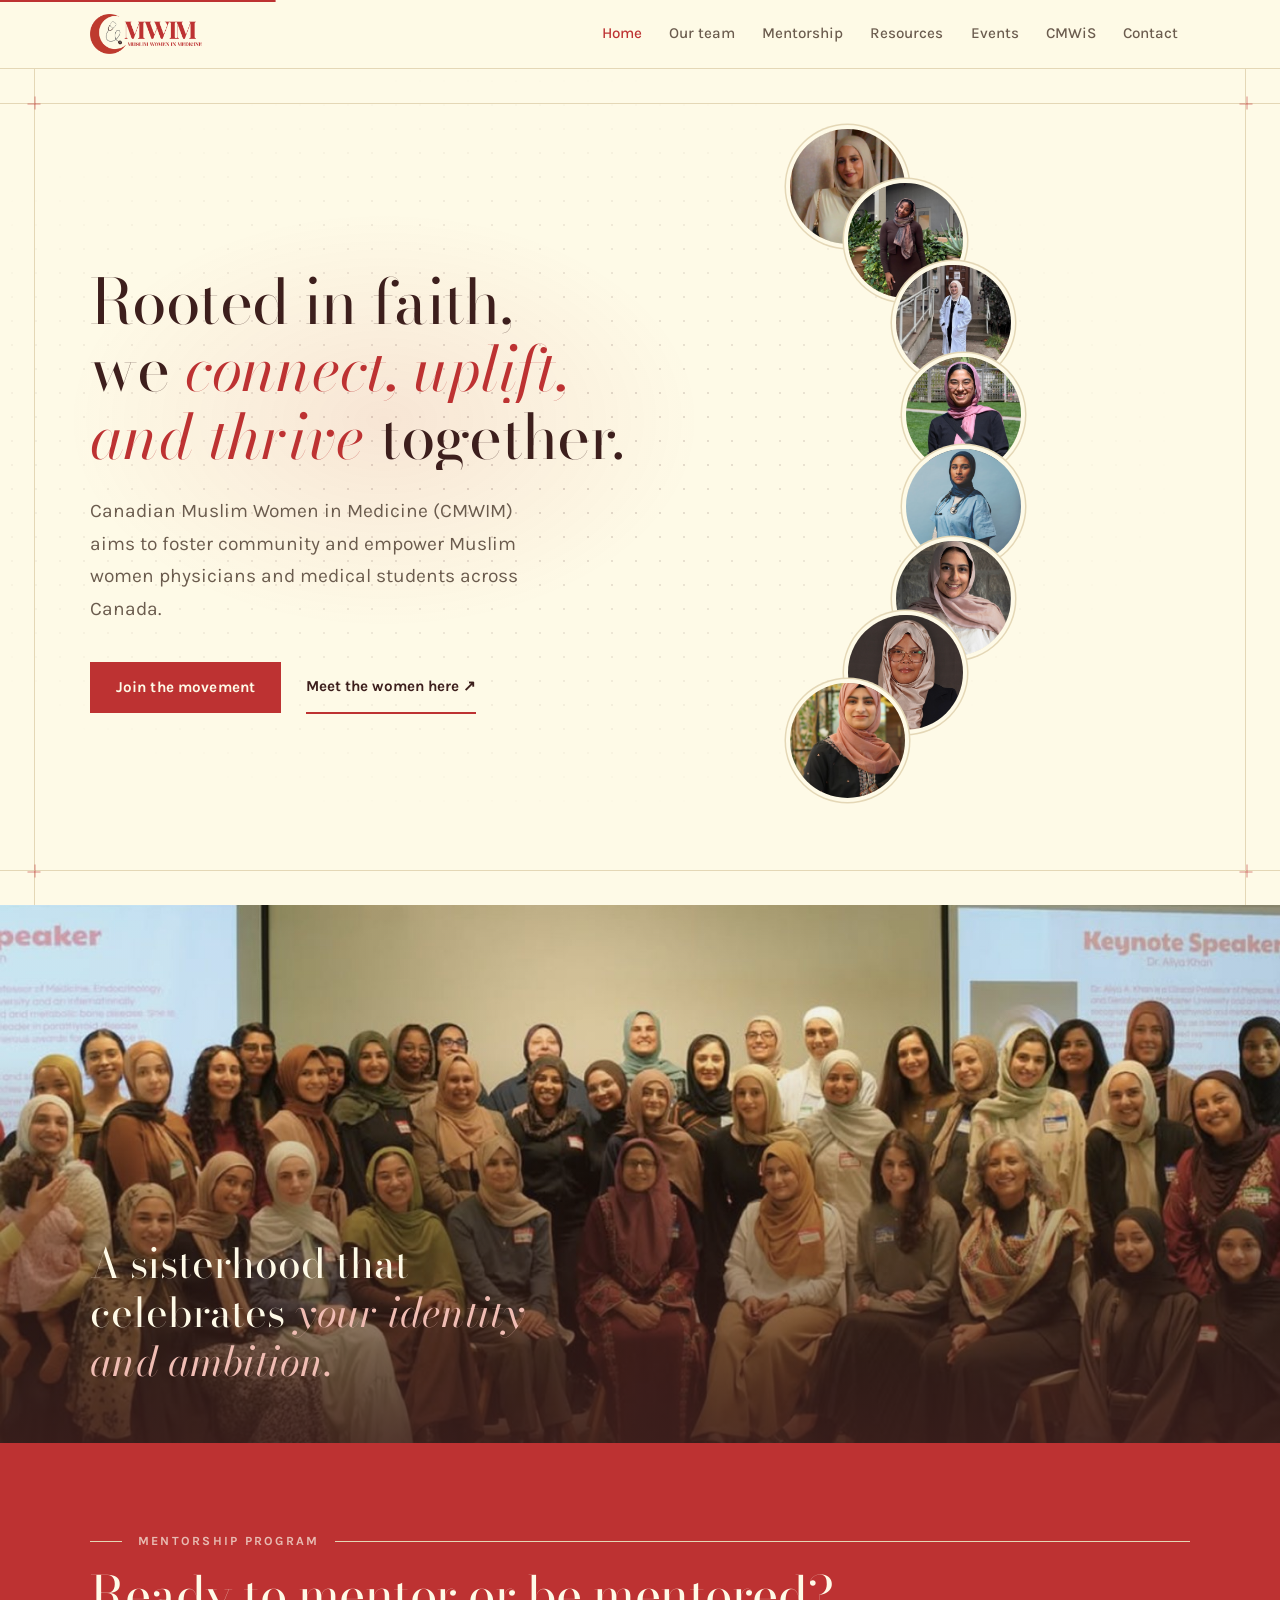
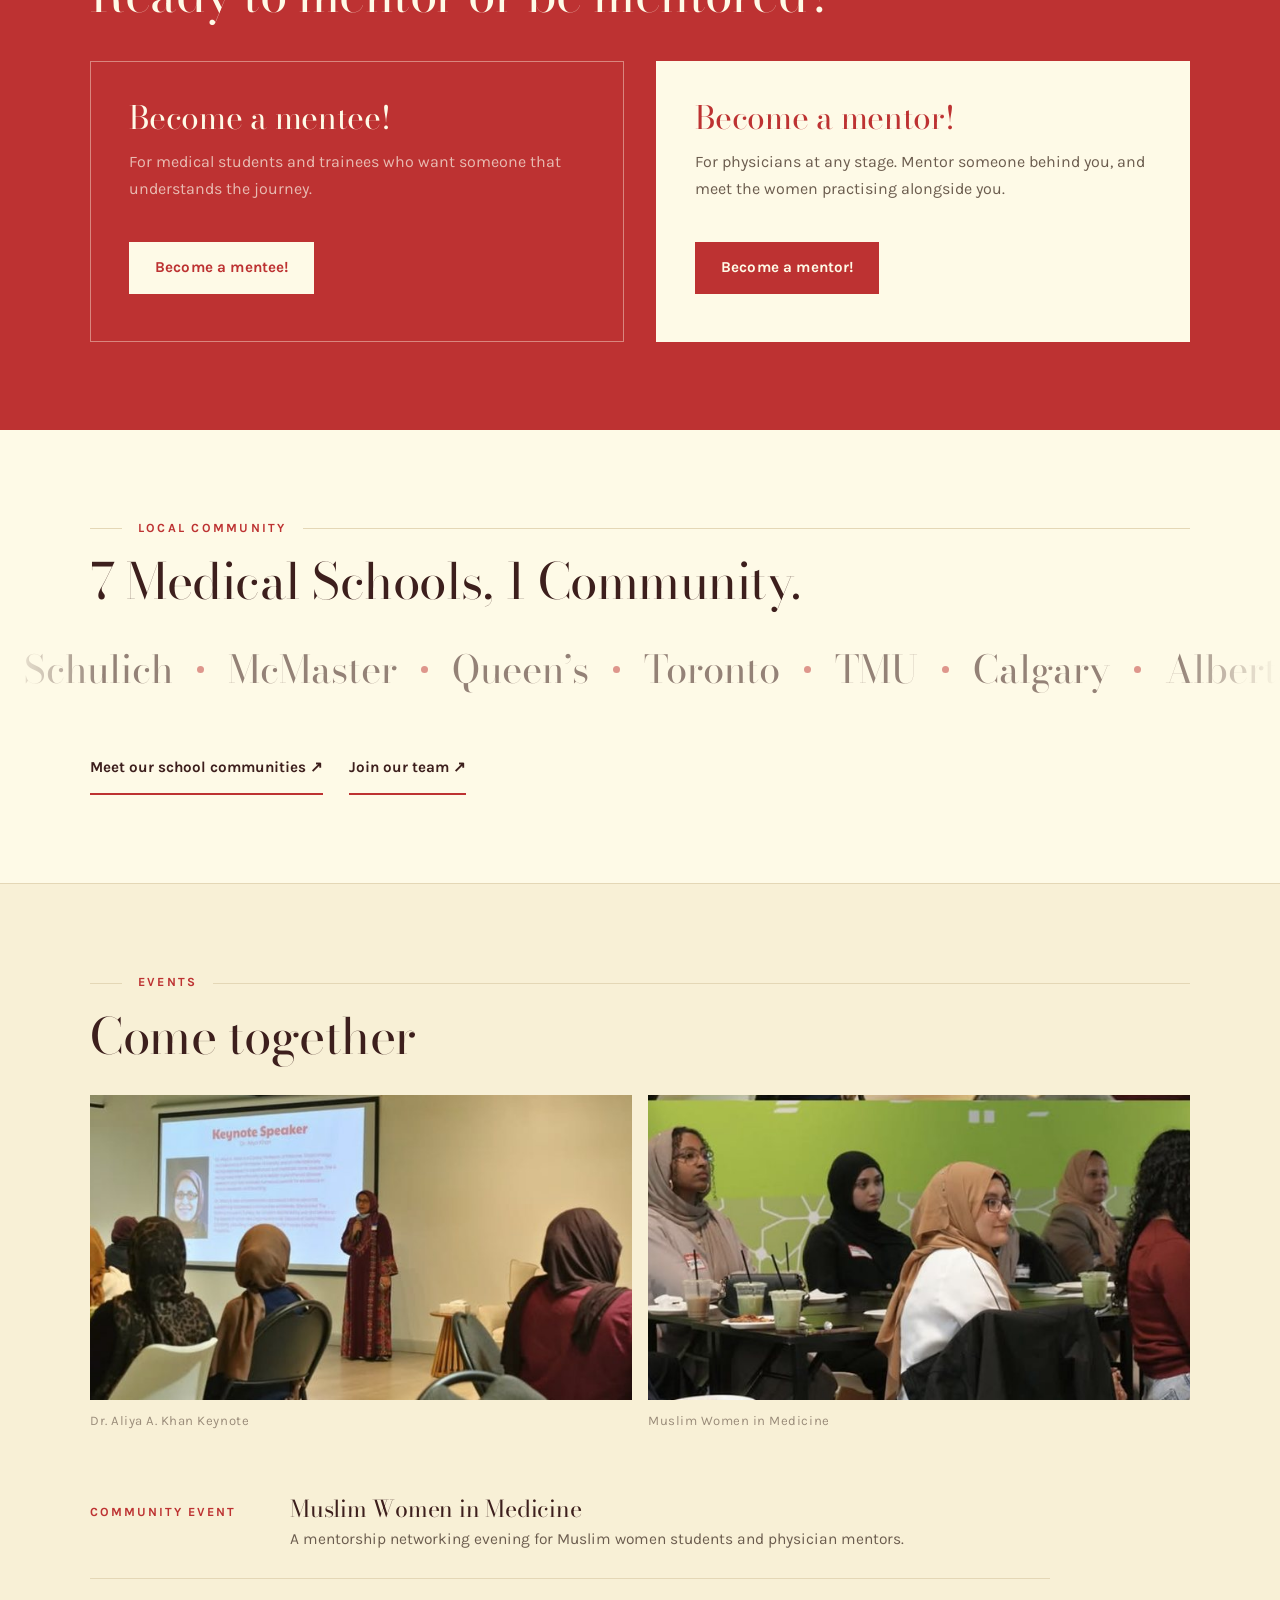
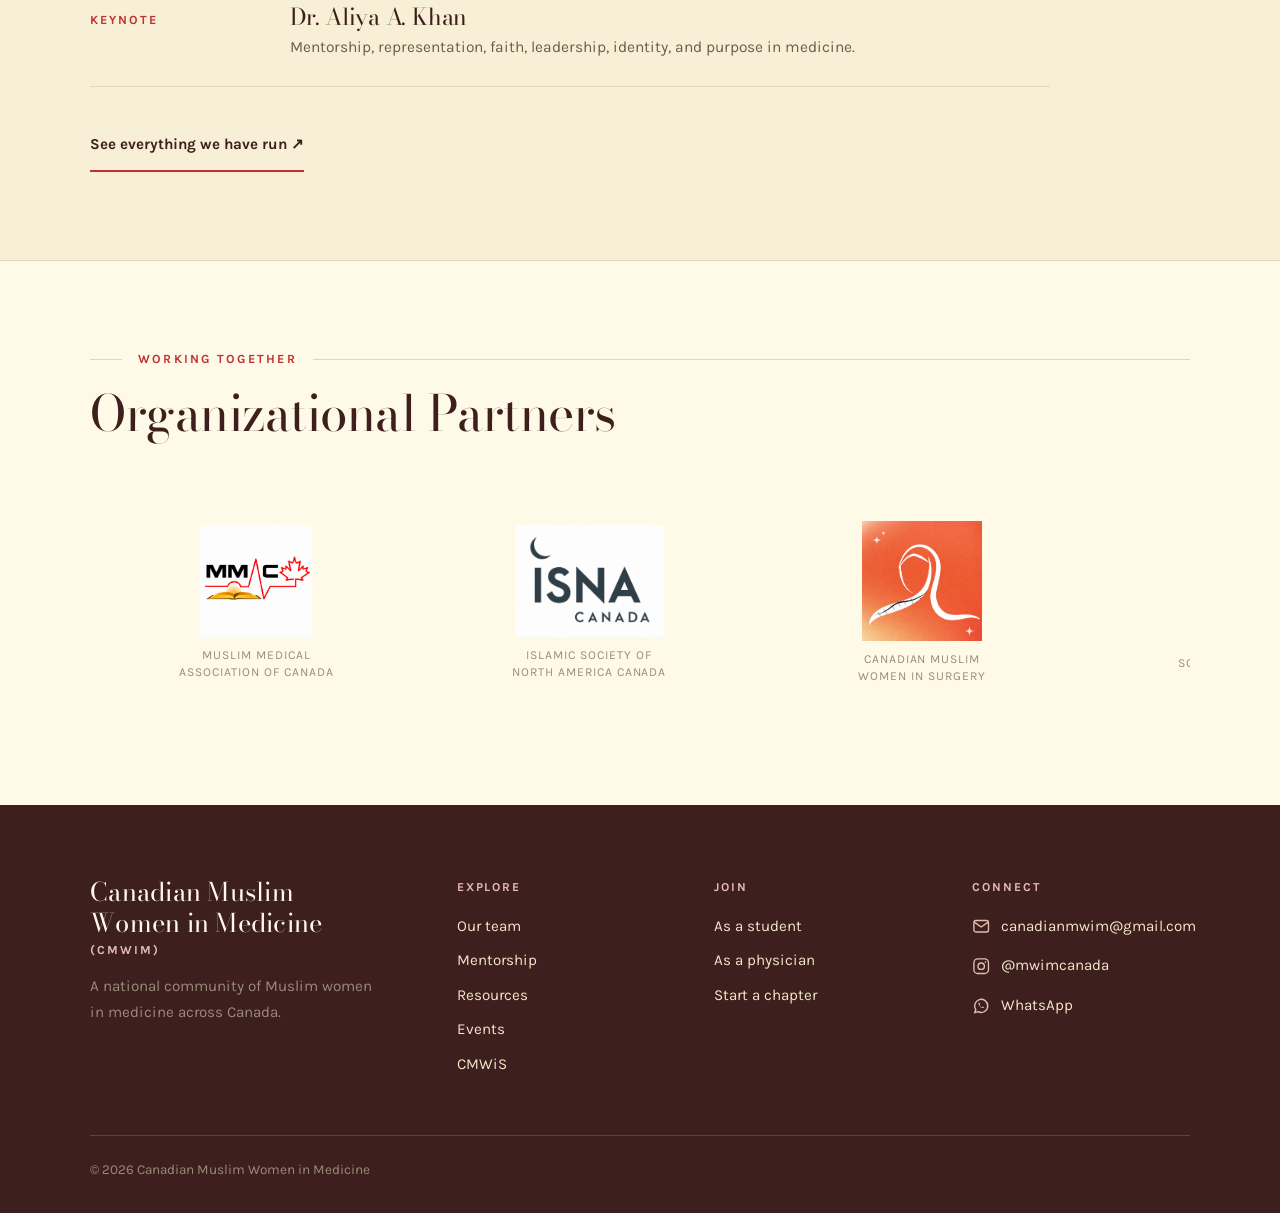
<file: index.html>
<!DOCTYPE html>
<html lang="en">
<head>
<meta charset="utf-8">
<meta name="viewport" content="width=device-width, initial-scale=1">
<title>CMWIM | Canadian Muslim Women in Medicine</title>
<meta name="description" content="Canadian Muslim Women in Medicine (CMWIM) fosters community and empowers Muslim women physicians and medical students across Canada.">
<link rel="canonical" href="https://cmwim.org/">
<meta property="og:title" content="CMWIM | Canadian Muslim Women in Medicine">
<meta property="og:description" content="A national community of Muslim women across Canadian medicine.">
<meta property="og:type" content="website">
<meta name="theme-color" content="#BD3232">
<link rel="icon" href="assets/img/cmwim-favicon.png" type="image/png">
<link rel="preconnect" href="https://fonts.googleapis.com">
<link rel="preconnect" href="https://fonts.gstatic.com" crossorigin>
<link href="https://fonts.googleapis.com/css2?family=Bodoni+Moda:ital,opsz,wght@0,6..96,400;0,6..96,500;1,6..96,400&family=Karla:wght@400;500;700&display=swap" rel="stylesheet">
<script>document.documentElement.className+=" js";</script>
<link rel="stylesheet" href="assets/css/cmwim.css">
</head>
<body>
<a class="skip-link" href="#main">Skip to main content</a>
<div class="progress" id="progress" aria-hidden="true"></div>

<header class="site-head">
  <div class="wrap head-in">
    <a class="brand" href="index.html"><img src="assets/img/cmwim-logo-transparent.png" alt="CMWIM — Muslim Women in Medicine"></a>
    <button class="nav-toggle" type="button" aria-expanded="false" aria-controls="nav" aria-label="Menu"><span></span><span></span><span></span></button>
    <nav class="nav" id="nav" aria-label="Primary">
      <a href="index.html" aria-current="page">Home</a>
      <a href="team.html">Our team</a>
      <a href="mentorship.html">Mentorship</a>
      <a href="resources.html">Resources</a>
      <a href="events.html">Events</a>
      <a href="cmwis.html">CMWiS</a>
      <a href="contact.html">Contact</a>
    </nav>
  </div>
</header>

<main id="main">

  <section class="hero">
    <div class="hero-dots" aria-hidden="true"></div>
    <div class="hero-glow" aria-hidden="true"></div>
    <div class="hero-frame" aria-hidden="true">
      <i class="h" style="top:34px"></i><i class="h" style="bottom:34px"></i>
      <i class="v" style="left:34px"></i><i class="v" style="right:34px"></i>
      <i class="x" style="top:34px; left:34px; transform:translate(-50%,-50%)"></i>
      <i class="x" style="top:34px; right:34px; transform:translate(50%,-50%)"></i>
      <i class="x" style="bottom:34px; left:34px; transform:translate(-50%,50%)"></i>
      <i class="x" style="bottom:34px; right:34px; transform:translate(50%,50%)"></i>
    </div>
    <div class="wrap hero-grid">
      <div>
        <h1>
          <span class="hero-line"><span style="--d:80ms">Rooted in faith,</span></span>
          <span class="hero-line"><span style="--d:200ms">we <em>connect, uplift,</em></span></span>
          <span class="hero-line"><span style="--d:320ms"><em>and thrive</em> together.</span></span>
        </h1>
        <p class="hero-lede" data-reveal style="--d:520ms">Canadian Muslim Women in Medicine (CMWIM) aims to foster community and empower Muslim women physicians and medical students across Canada.</p>
        <div class="acts" data-reveal style="--d:640ms">
          <a class="act" href="#join">Join the movement</a>
          <a class="act-line" href="team.html">Meet the women here <span>&#8599;</span></a>
        </div>
      </div>
      <div class="arc" aria-hidden="true">
        <img class="arc-face" src="assets/img/team/noorq_western.png" alt="" width="118" height="118" style="left:92px; top:-28px; animation-delay:600ms;">
        <img class="arc-face" src="assets/img/team/taifa_western.jpg" alt="" width="118" height="118" style="left:150px; top:26px; animation-delay:690ms;">
        <img class="arc-face" src="assets/img/team/noors_western.jpg" alt="" width="118" height="118" style="left:198px; top:108px; animation-delay:780ms;">
        <img class="arc-face" src="assets/img/team/tehrim_uoft.png" alt="" width="118" height="118" style="left:208px; top:200px; animation-delay:870ms;">
        <img class="arc-face" src="assets/img/team/anam_tmu.png" alt="" width="118" height="118" style="left:208px; top:292px; object-position:50% 25%; animation-delay:960ms;">
        <img class="arc-face" src="assets/img/team/amana_queens.png" alt="" width="118" height="118" style="left:198px; top:384px; object-position:50% 30%; animation-delay:1050ms;">
        <img class="arc-face" src="assets/img/team/angela_calgary.png" alt="" width="118" height="118" style="left:150px; top:458px; animation-delay:1140ms;">
        <img class="arc-face" src="assets/img/team/emaan_mcmaster.png" alt="" width="118" height="118" style="left:92px; top:526px; animation-delay:1230ms;">
      </div>
    </div>
  </section>

  <section class="photo-band" data-reveal>
    <img src="assets/img/events/group-wide.jpg" alt="CMWIM members gathered at a national event." width="1600" height="758">
    <div class="photo-say"><div class="wrap"><p>A sisterhood that celebrates <em>your identity and ambition.</em></p></div></div>
  </section>

  <section class="band band-red" id="join">
    <div class="wrap">
      <p class="kicker hairline" data-reveal>Mentorship program</p>
      <h2 data-reveal style="--d:70ms"><a class="section-heading-link" href="mentorship.html">Ready to mentor or be mentored?</a></h2>
      <div class="ways">
        <div class="way" data-reveal style="--d:150ms">
          <h3>Become a mentee!</h3>
          <p>For medical students and trainees who want someone that understands the journey.</p>
          <a class="act act-cream" href="https://forms.gle/aQHRMRW82mnWYqWG6" target="_blank" rel="noopener">Become a mentee!</a>
        </div>
        <div class="way way-solid" data-reveal style="--d:260ms">
          <h3>Become a mentor!</h3>
          <p>For physicians at any stage. Mentor someone behind you, and meet the women practising alongside you.</p>
          <a class="act" href="https://forms.gle/qX7zPNKetVhHAFiw7" target="_blank" rel="noopener">Become a mentor!</a>
        </div>
      </div>
    </div>
  </section>

  <section class="band">
    <div class="wrap">
      <p class="kicker hairline" data-reveal>Local community</p>
      <h2 data-reveal style="--d:70ms"><a class="section-heading-link" href="team.html">7 Medical Schools, 1 Community.</a></h2>
    </div>
    <div class="marquee" data-reveal style="--d:150ms" aria-label="Chapters at Schulich, McMaster, Queen's, Toronto, TMU, Calgary and Alberta">
      <div class="marquee-row" aria-hidden="true"><span>Schulich</span><i></i><span>McMaster</span><i></i><span>Queen&rsquo;s</span><i></i><span>Toronto</span><i></i><span>TMU</span><i></i><span>Calgary</span><i></i><span>Alberta</span><i></i><span>Schulich</span><i></i><span>McMaster</span><i></i><span>Queen&rsquo;s</span><i></i><span>Toronto</span><i></i><span>TMU</span><i></i><span>Calgary</span><i></i><span>Alberta</span><i></i></div>
    </div>
    <div class="wrap">
      <div class="acts section-route" data-reveal>
        <a class="act-line" href="team.html">Meet our school communities <span>&#8599;</span></a>
        <a class="act-line" href="https://forms.gle/JXuZpXTwaWxf7XnY7" target="_blank" rel="noopener">Join our team <span>&#8599;</span></a>
      </div>
    </div>
  </section>

  <section class="band band-warm">
    <div class="wrap">
      <p class="kicker hairline" data-reveal>Events</p>
      <h2 data-reveal style="--d:70ms"><a class="section-heading-link" href="events.html">Come together</a></h2>
      <div class="gallery">
        <figure data-reveal style="--d:150ms"><img src="assets/img/events/keynote.jpg" alt="Dr. Aliya A. Khan delivering the keynote address."><figcaption>Dr. Aliya A. Khan Keynote</figcaption></figure>
        <figure data-reveal style="--d:250ms"><img src="assets/img/events/audience.jpg" alt="Attendees at the Muslim Women in Medicine event."><figcaption>Muslim Women in Medicine</figcaption></figure>
      </div>
      <div style="margin-top:2.4rem; max-width:60rem">
        <div class="event" data-reveal><div>Community Event</div><div><h3>Muslim Women in Medicine</h3><p>A mentorship networking evening for Muslim women students and physician mentors.</p></div></div>
        <div class="event" data-reveal style="--d:50ms"><div>Keynote</div><div><h3>Dr. Aliya A. Khan</h3><p>Mentorship, representation, faith, leadership, identity, and purpose in medicine.</p></div></div>
      </div>
      <p style="margin-top:2rem" data-reveal><a class="act-line" href="events.html">See everything we have run <span>&#8599;</span></a></p>
    </div>
  </section>

  <section class="band partners-section">
    <div class="wrap">
      <p class="kicker hairline" data-reveal>Working together</p>
      <h2 data-reveal style="--d:70ms">Organizational Partners</h2>
      <div class="partner-marquee" data-reveal style="--d:150ms" aria-label="Organizational partners: MMAC, ISNA Canada, Canadian Muslim Women in Surgery, and Schulich Open-Source Medicine">
        <div class="partner-row">
          <a class="partner-logo" href="https://muslimmeds.ca/" target="_blank" rel="noopener"><img src="assets/img/partners/mmac.png" alt=""><span>Muslim Medical Association of Canada</span></a>
          <a class="partner-logo" href="https://www.isnacanada.com/" target="_blank" rel="noopener"><img src="assets/img/partners/isna-canada.png" alt=""><span>Islamic Society of North America Canada</span></a>
          <a class="partner-logo" href="cmwis.html"><img class="partner-logo-square" src="assets/img/partners/cmwis.png" alt=""><span>Canadian Muslim Women in Surgery</span></a>
          <a class="partner-logo" href="resources.html"><img class="partner-logo-tall" src="assets/img/partners/schulich-open-source-medicine.png" alt=""><span>Schulich Open-Source Medicine</span></a>
          <a class="partner-logo" href="https://muslimmeds.ca/" target="_blank" rel="noopener" aria-hidden="true" tabindex="-1"><img src="assets/img/partners/mmac.png" alt=""><span>Muslim Medical Association of Canada</span></a>
          <a class="partner-logo" href="https://www.isnacanada.com/" target="_blank" rel="noopener" aria-hidden="true" tabindex="-1"><img src="assets/img/partners/isna-canada.png" alt=""><span>Islamic Society of North America Canada</span></a>
          <a class="partner-logo" href="cmwis.html" aria-hidden="true" tabindex="-1"><img class="partner-logo-square" src="assets/img/partners/cmwis.png" alt=""><span>Canadian Muslim Women in Surgery</span></a>
          <a class="partner-logo" href="resources.html" aria-hidden="true" tabindex="-1"><img class="partner-logo-tall" src="assets/img/partners/schulich-open-source-medicine.png" alt=""><span>Schulich Open-Source Medicine</span></a>
        </div>
      </div>
    </div>
  </section>

</main>

<footer class="site-foot">
  <div class="wrap">
    <div class="foot-grid">
      <div>
        <a class="brand" href="index.html"><b>Canadian Muslim Women in Medicine <span>(CMWIM)</span></b></a>
        <p style="margin-top:1rem; max-width:32ch; color:#9A8C7A">A national community of Muslim women in medicine across Canada.</p>
      </div>
      <div><h4>Explore</h4><ul><li><a href="team.html">Our team</a></li><li><a href="mentorship.html">Mentorship</a></li><li><a href="resources.html">Resources</a></li><li><a href="events.html">Events</a></li><li><a href="cmwis.html">CMWiS</a></li></ul></div>
      <div><h4>Join</h4><ul><li><a href="contact.html">As a student</a></li><li><a href="contact.html">As a physician</a></li><li><a href="contact.html">Start a chapter</a></li></ul></div>
      <div><h4>Connect</h4><ul class="social-links"><li><a href="mailto:canadianmwim@gmail.com"><svg aria-hidden="true"><use href="assets/img/social-icons.svg#email"></use></svg><span>canadianmwim@gmail.com</span></a></li><li><a href="https://www.instagram.com/mwimcanada/" target="_blank" rel="noopener"><svg aria-hidden="true"><use href="assets/img/social-icons.svg#instagram"></use></svg><span>@mwimcanada</span></a></li><li><a href="https://chat.whatsapp.com/C3Dkhe9xL327rBzmsGxE6L" target="_blank" rel="noopener"><svg aria-hidden="true"><use href="assets/img/social-icons.svg#whatsapp"></use></svg><span>WhatsApp</span></a></li></ul></div>
    </div>
    <div class="foot-end"><span>&copy; 2026 Canadian Muslim Women in Medicine</span></div>
  </div>
</footer>

<script src="assets/js/site.js"></script>
</body>
</html>
</file>
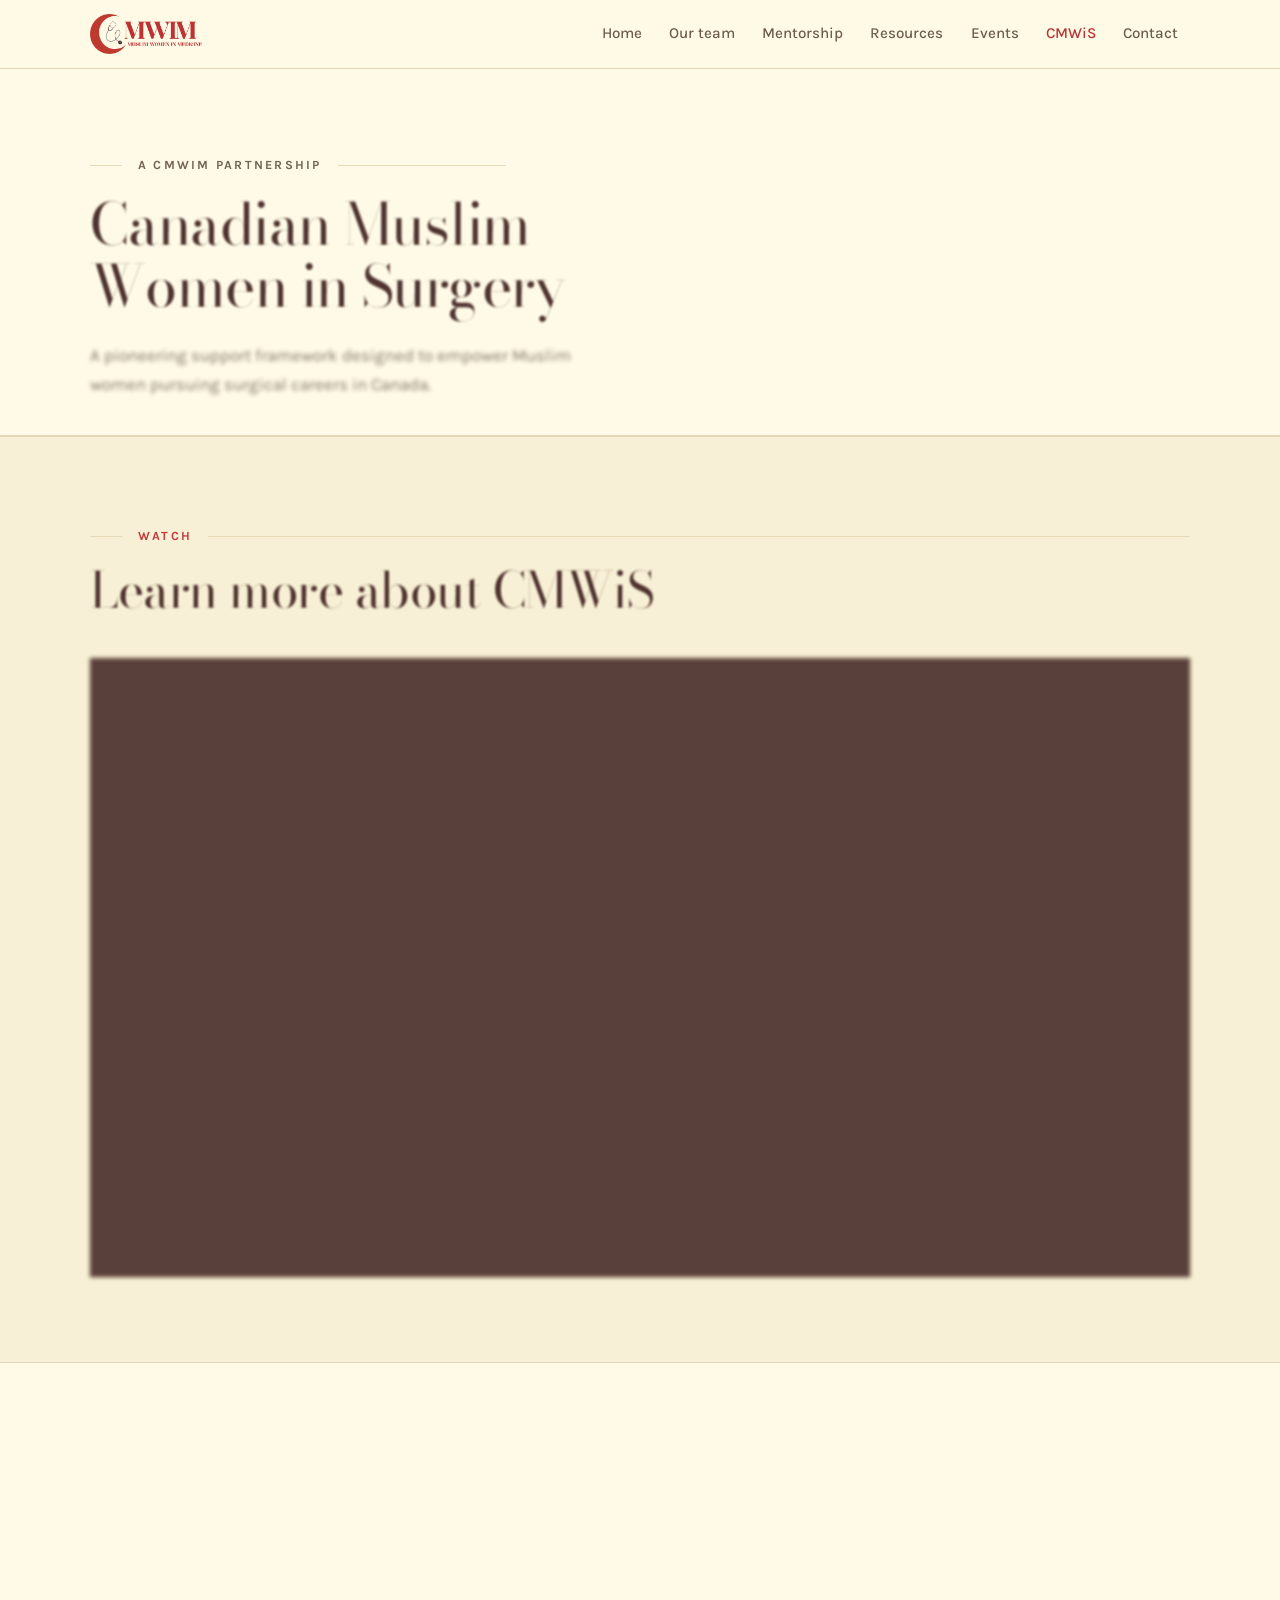
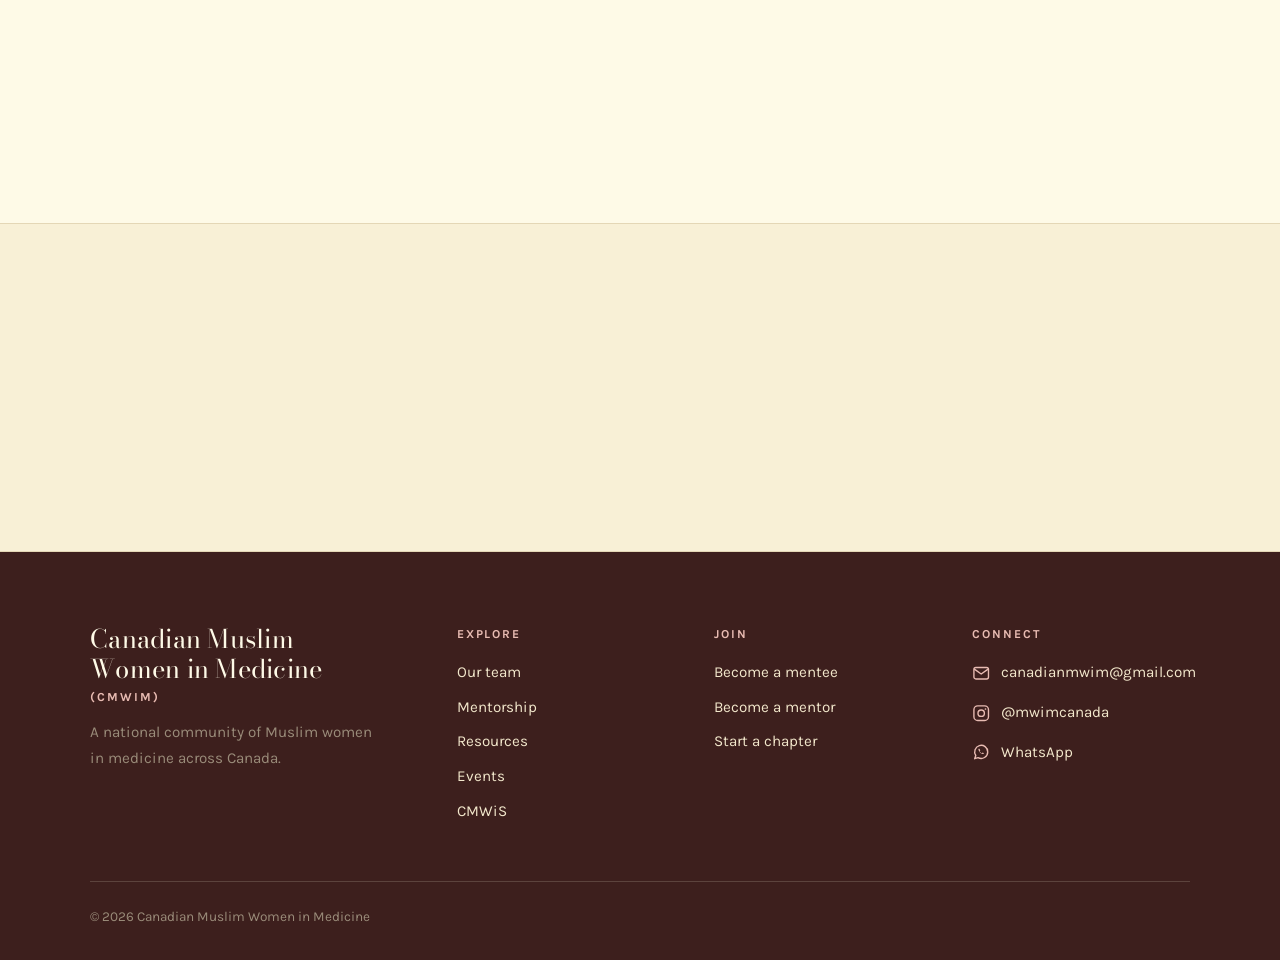
<file: canadian-muslim-women-in-surgery-cmwis/index.html>
<!DOCTYPE html>
<html lang="en">
<head>
<meta charset="utf-8">
<title>Redirecting&hellip;</title>
<link rel="canonical" href="https://cmwim.org/cmwis.html">
<meta http-equiv="refresh" content="0; url=/cmwis.html">
<meta name="robots" content="noindex">
</head>
<body>
<p>This page has moved. <a href="/cmwis.html">Continue to the new page</a>.</p>
</body>
</html>
</file>
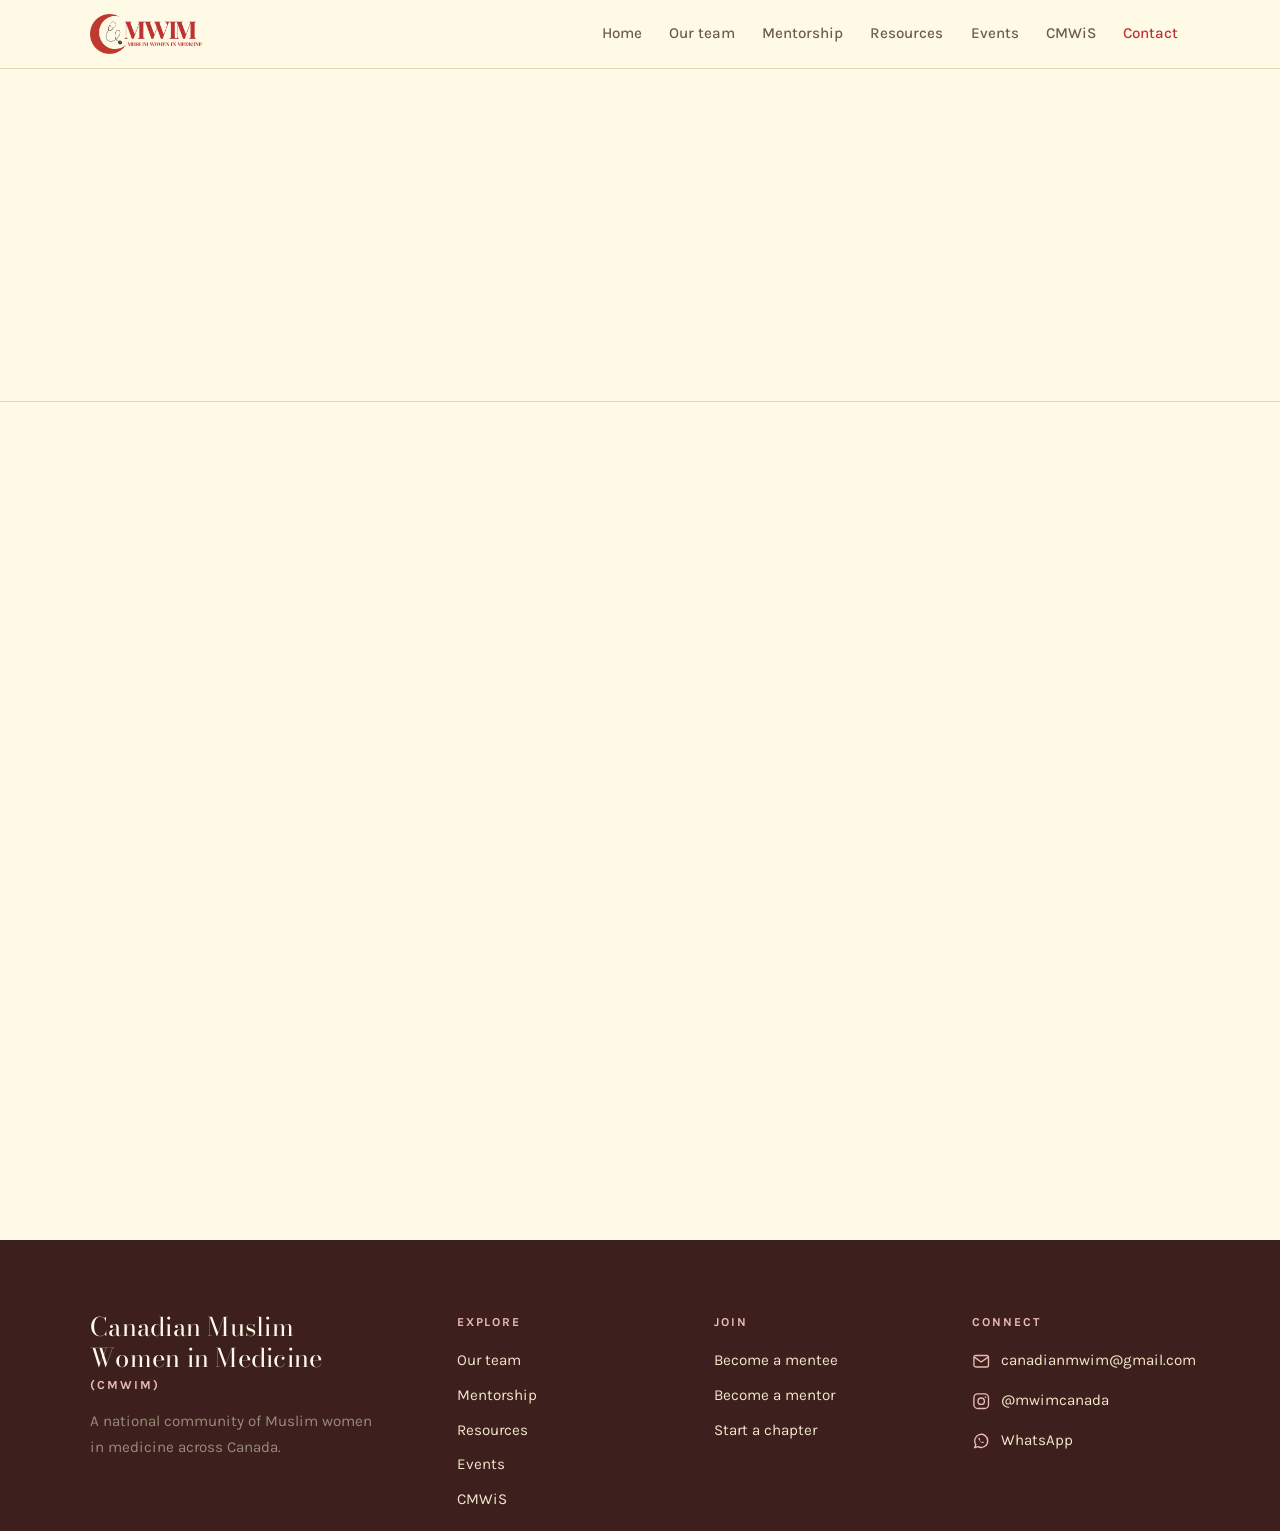
<file: contact-us/index.html>
<!DOCTYPE html>
<html lang="en">
<head>
<meta charset="utf-8">
<title>Redirecting&hellip;</title>
<link rel="canonical" href="https://cmwim.org/contact.html">
<meta http-equiv="refresh" content="0; url=/contact.html">
<meta name="robots" content="noindex">
</head>
<body>
<p>This page has moved. <a href="/contact.html">Continue to the new page</a>.</p>
</body>
</html>
</file>
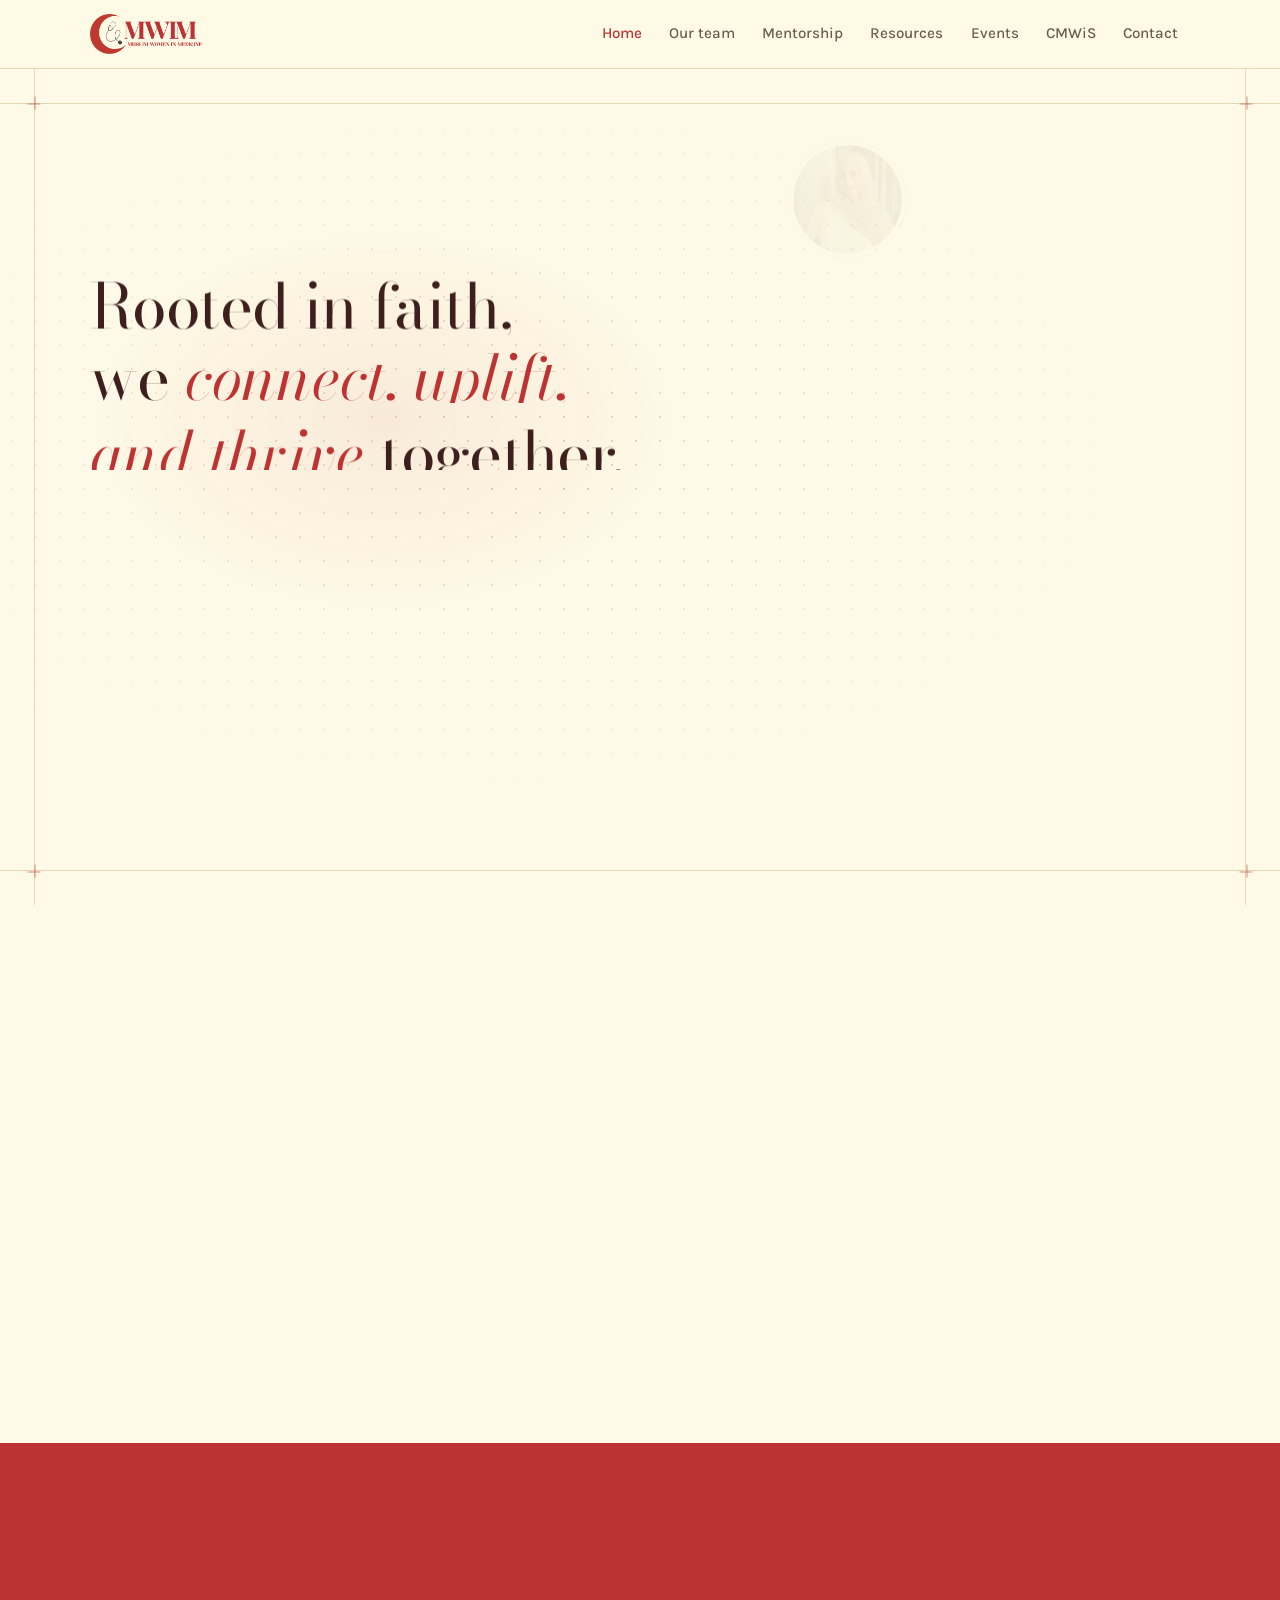
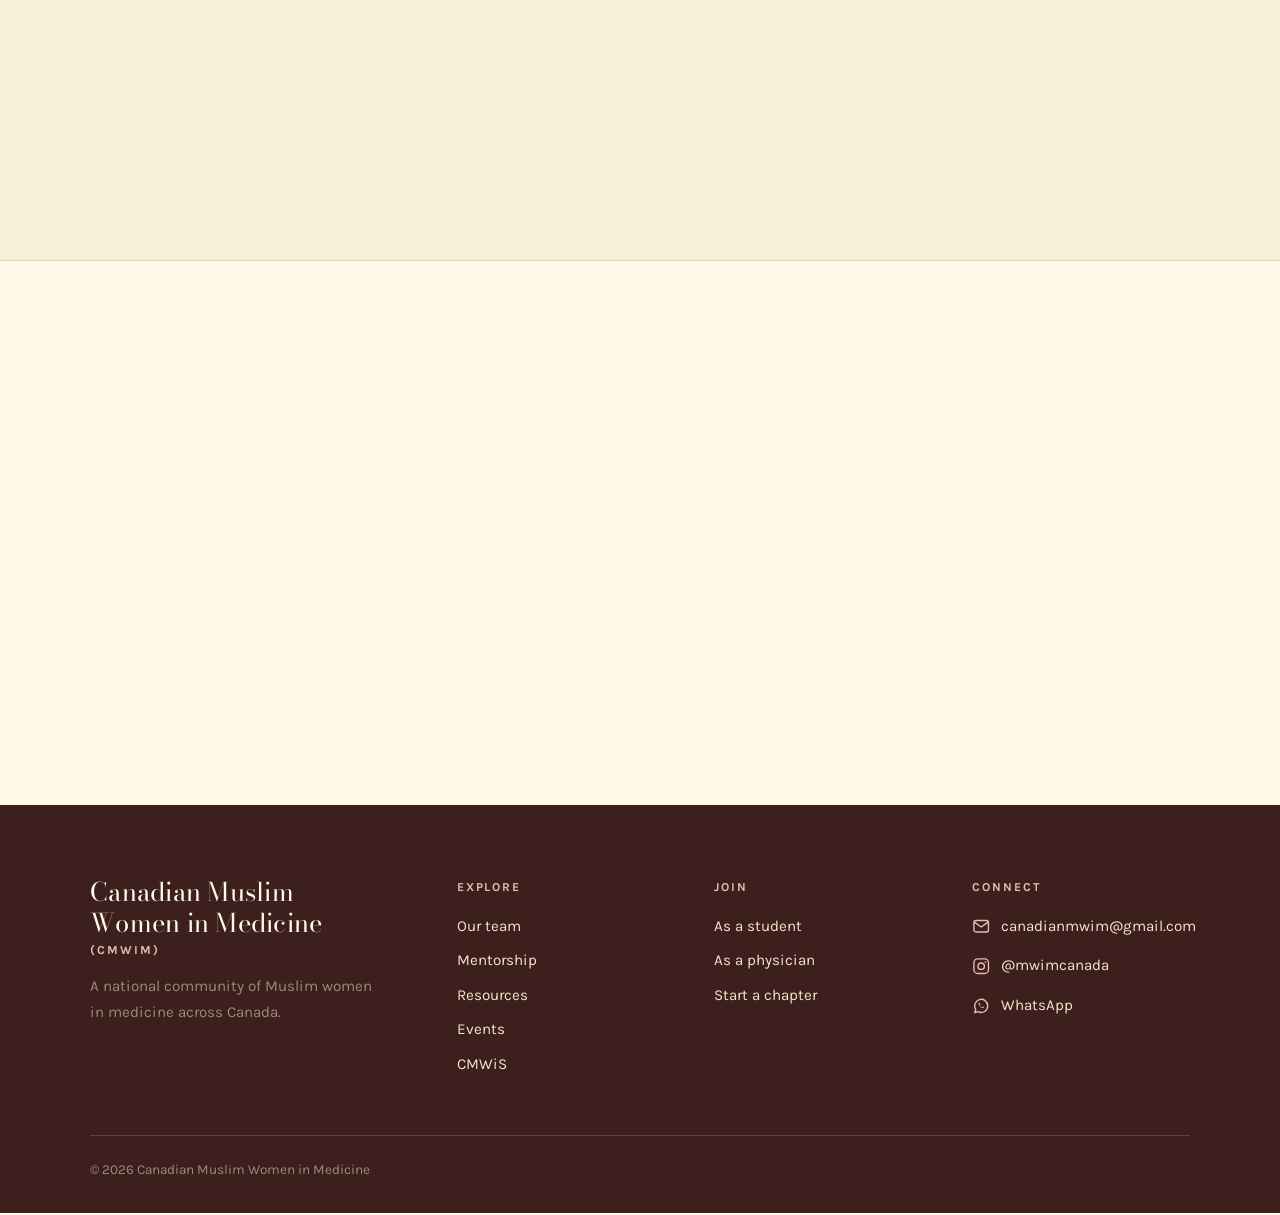
<file: home/index.html>
<!DOCTYPE html>
<html lang="en">
<head>
<meta charset="utf-8">
<title>Redirecting&hellip;</title>
<link rel="canonical" href="https://cmwim.org/">
<meta http-equiv="refresh" content="0; url=/">
<meta name="robots" content="noindex">
</head>
<body>
<p>This page has moved. <a href="/">Continue to the new page</a>.</p>
</body>
</html>
</file>
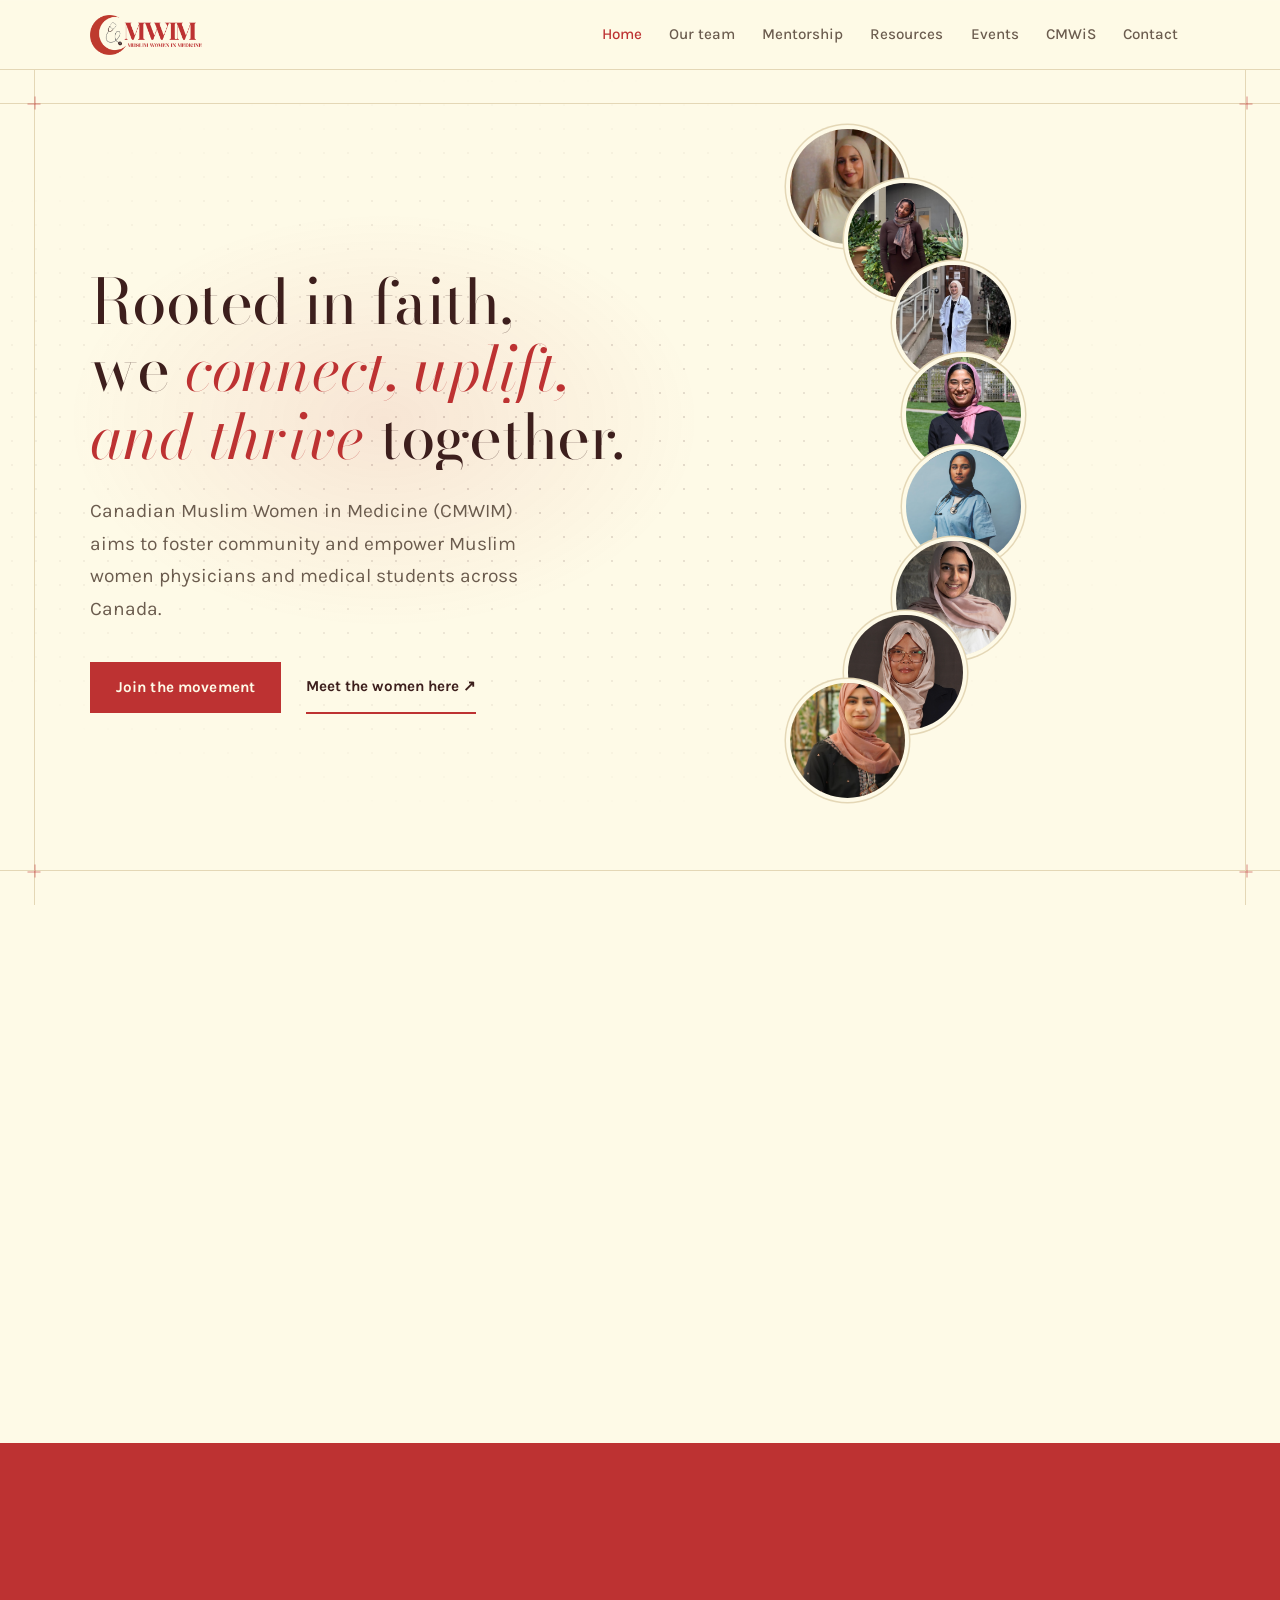
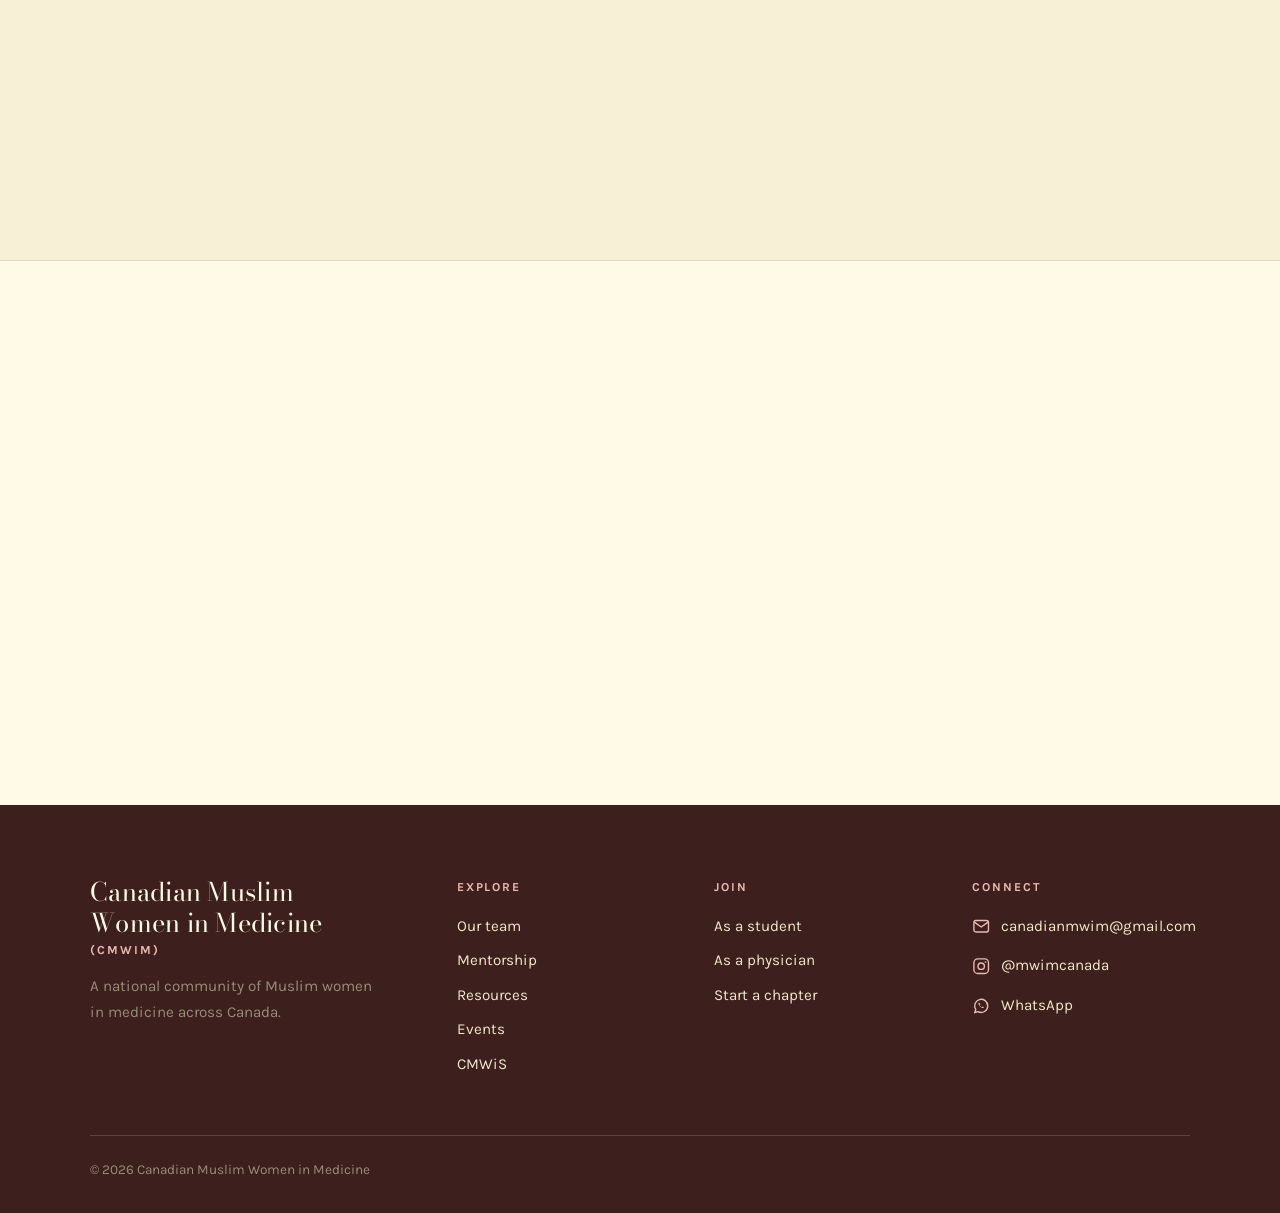
<file: mentee-sign-up/index.html>
<!DOCTYPE html>
<html lang="en">
<head>
<meta charset="utf-8">
<title>Redirecting&hellip;</title>
<link rel="canonical" href="https://cmwim.org/index.html#join">
<meta http-equiv="refresh" content="0; url=/index.html#join">
<meta name="robots" content="noindex">
</head>
<body>
<p>This page has moved. <a href="/index.html#join">Continue to the new page</a>.</p>
</body>
</html>
</file>
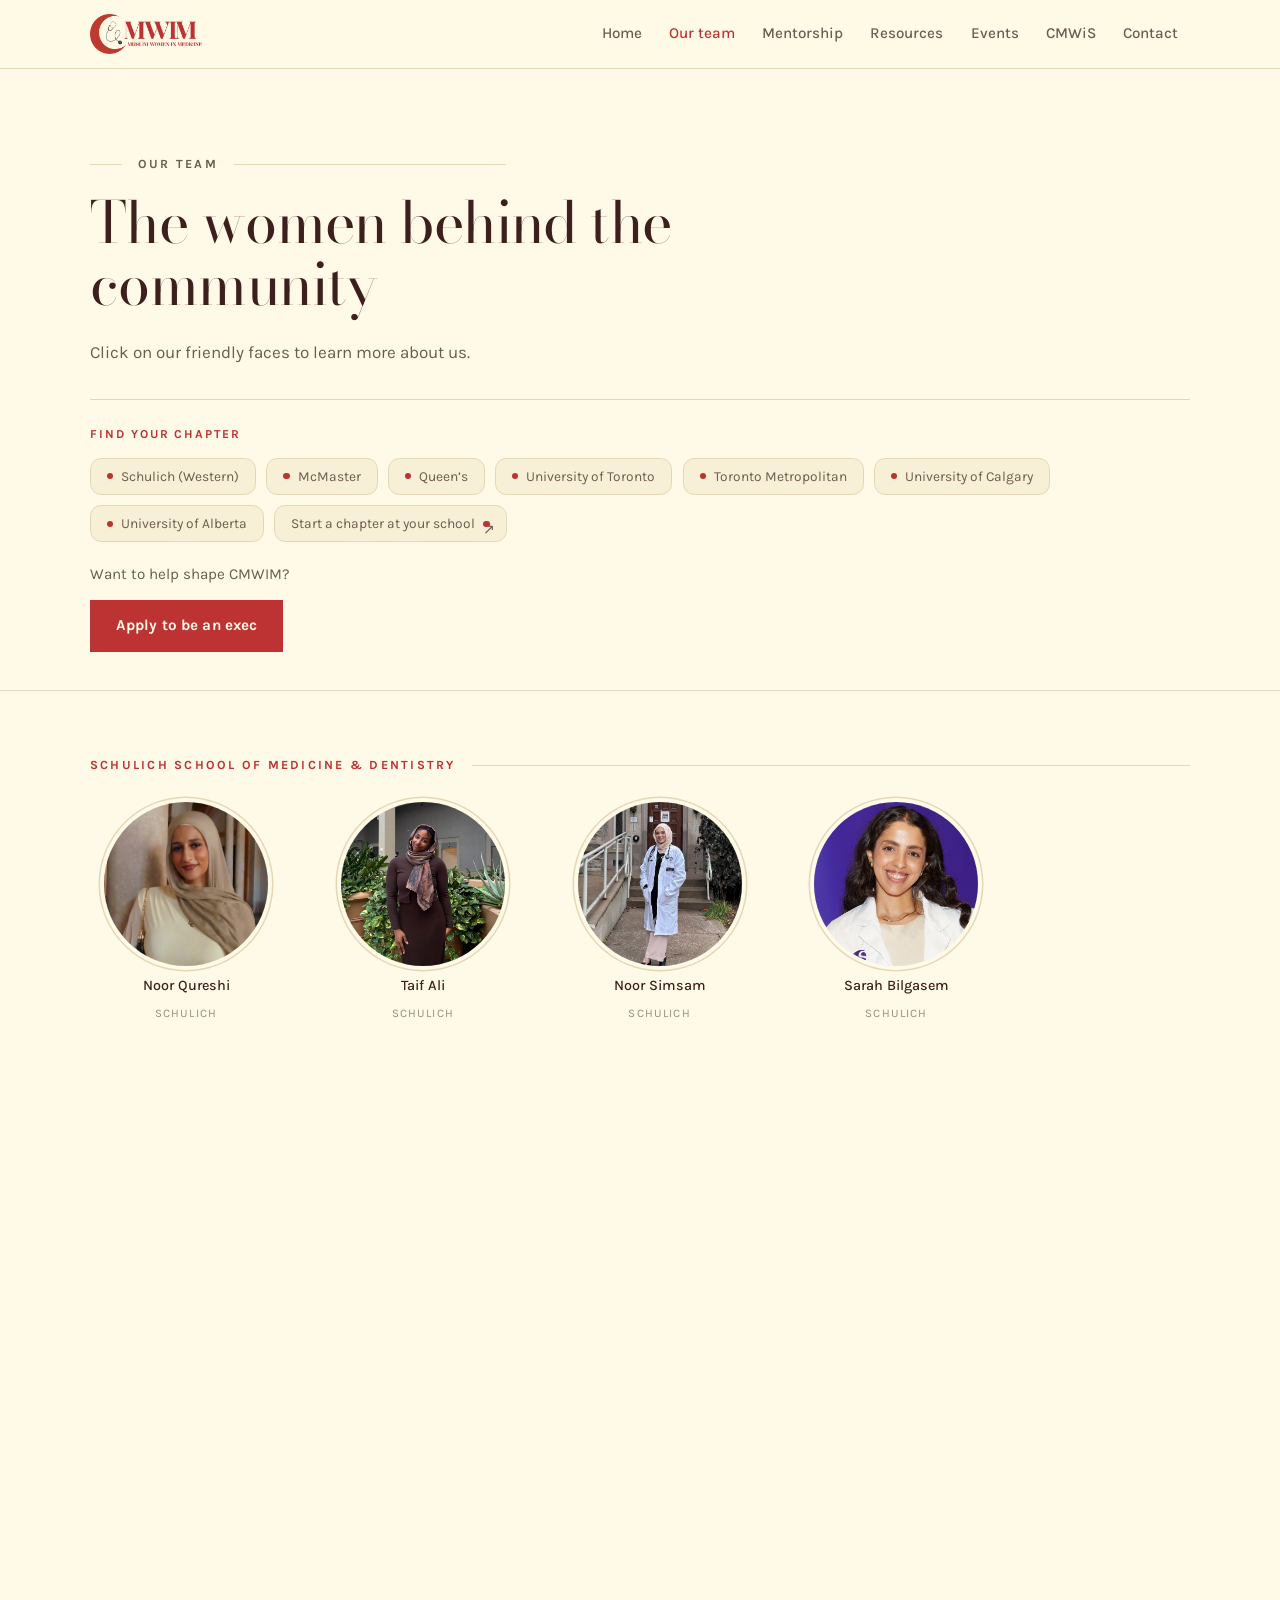
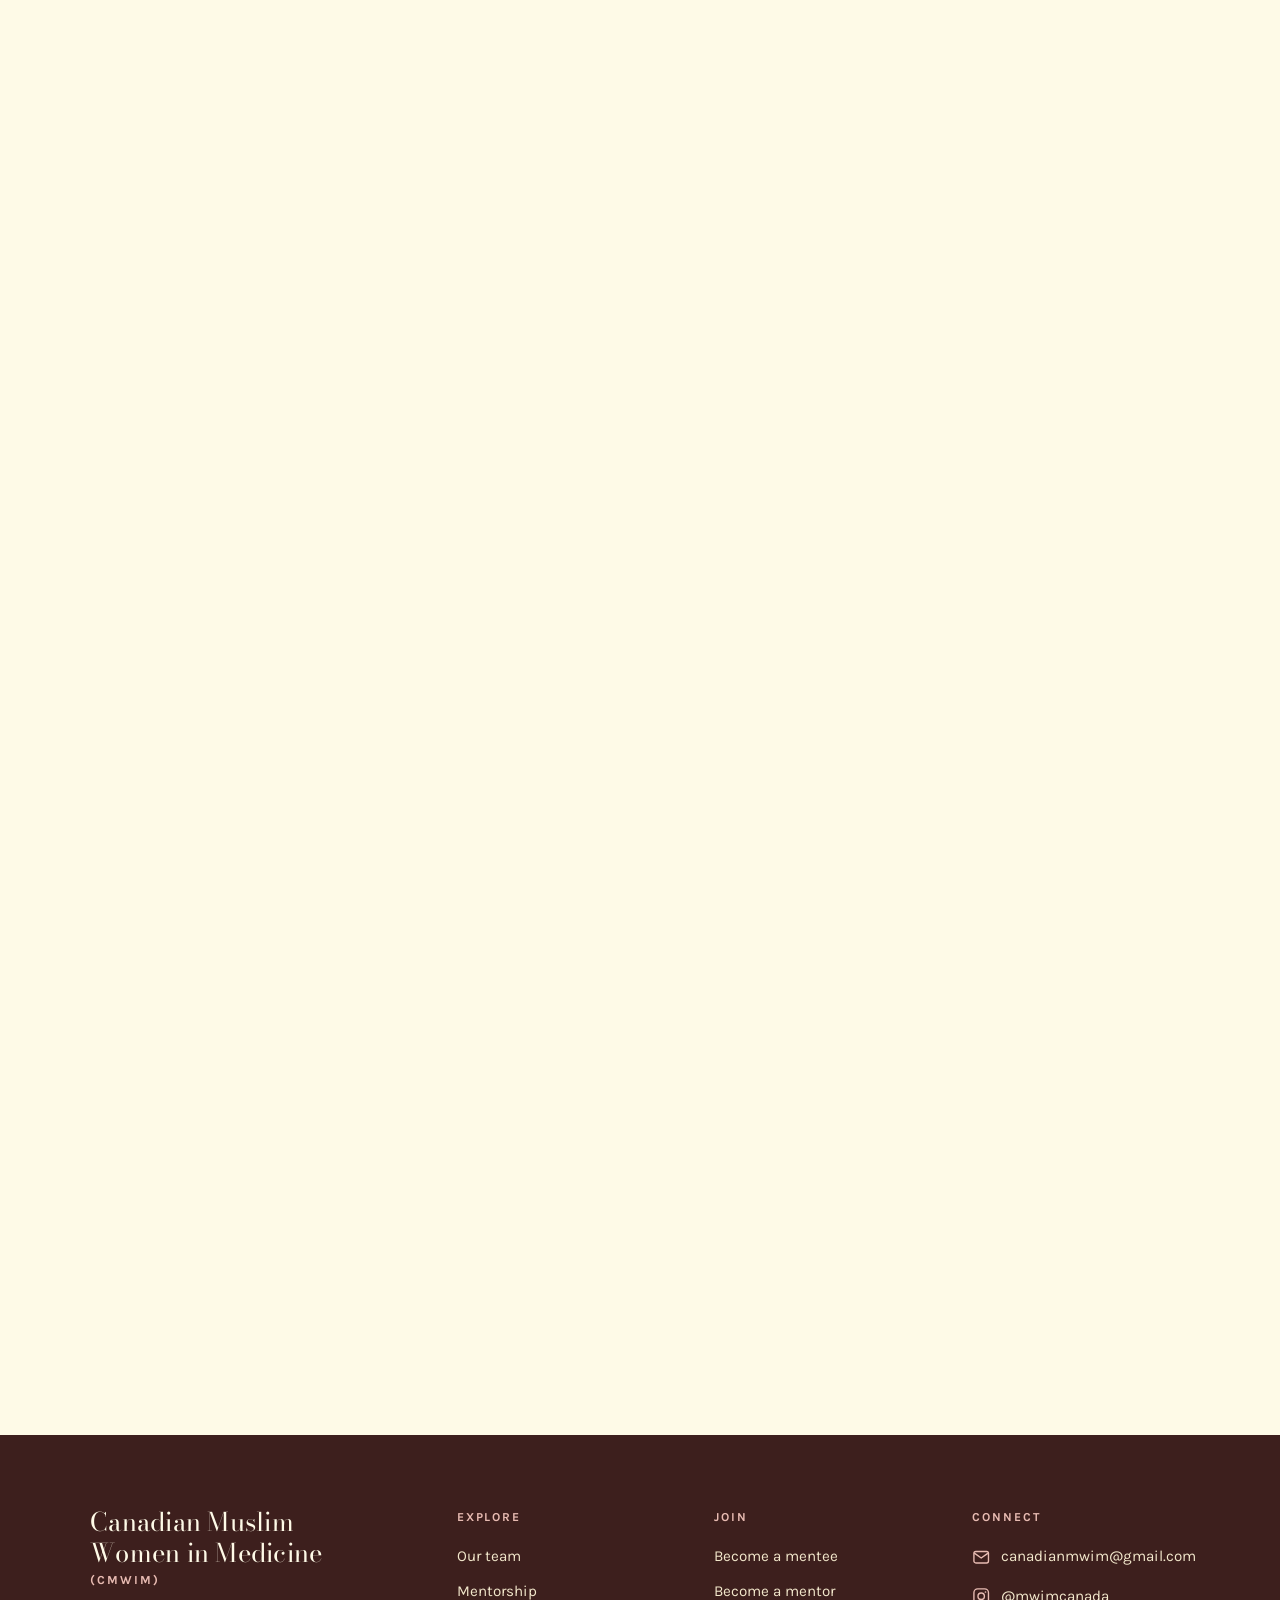
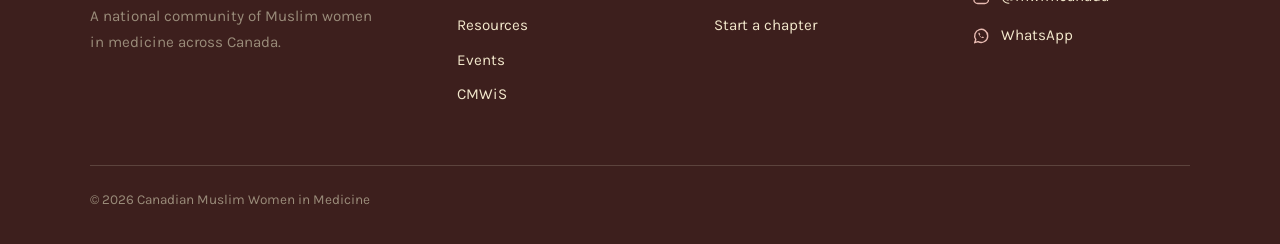
<file: our-team/index.html>
<!DOCTYPE html>
<html lang="en">
<head>
<meta charset="utf-8">
<title>Redirecting&hellip;</title>
<link rel="canonical" href="https://cmwim.org/team.html">
<meta http-equiv="refresh" content="0; url=/team.html">
<meta name="robots" content="noindex">
</head>
<body>
<p>This page has moved. <a href="/team.html">Continue to the new page</a>.</p>
</body>
</html>
</file>
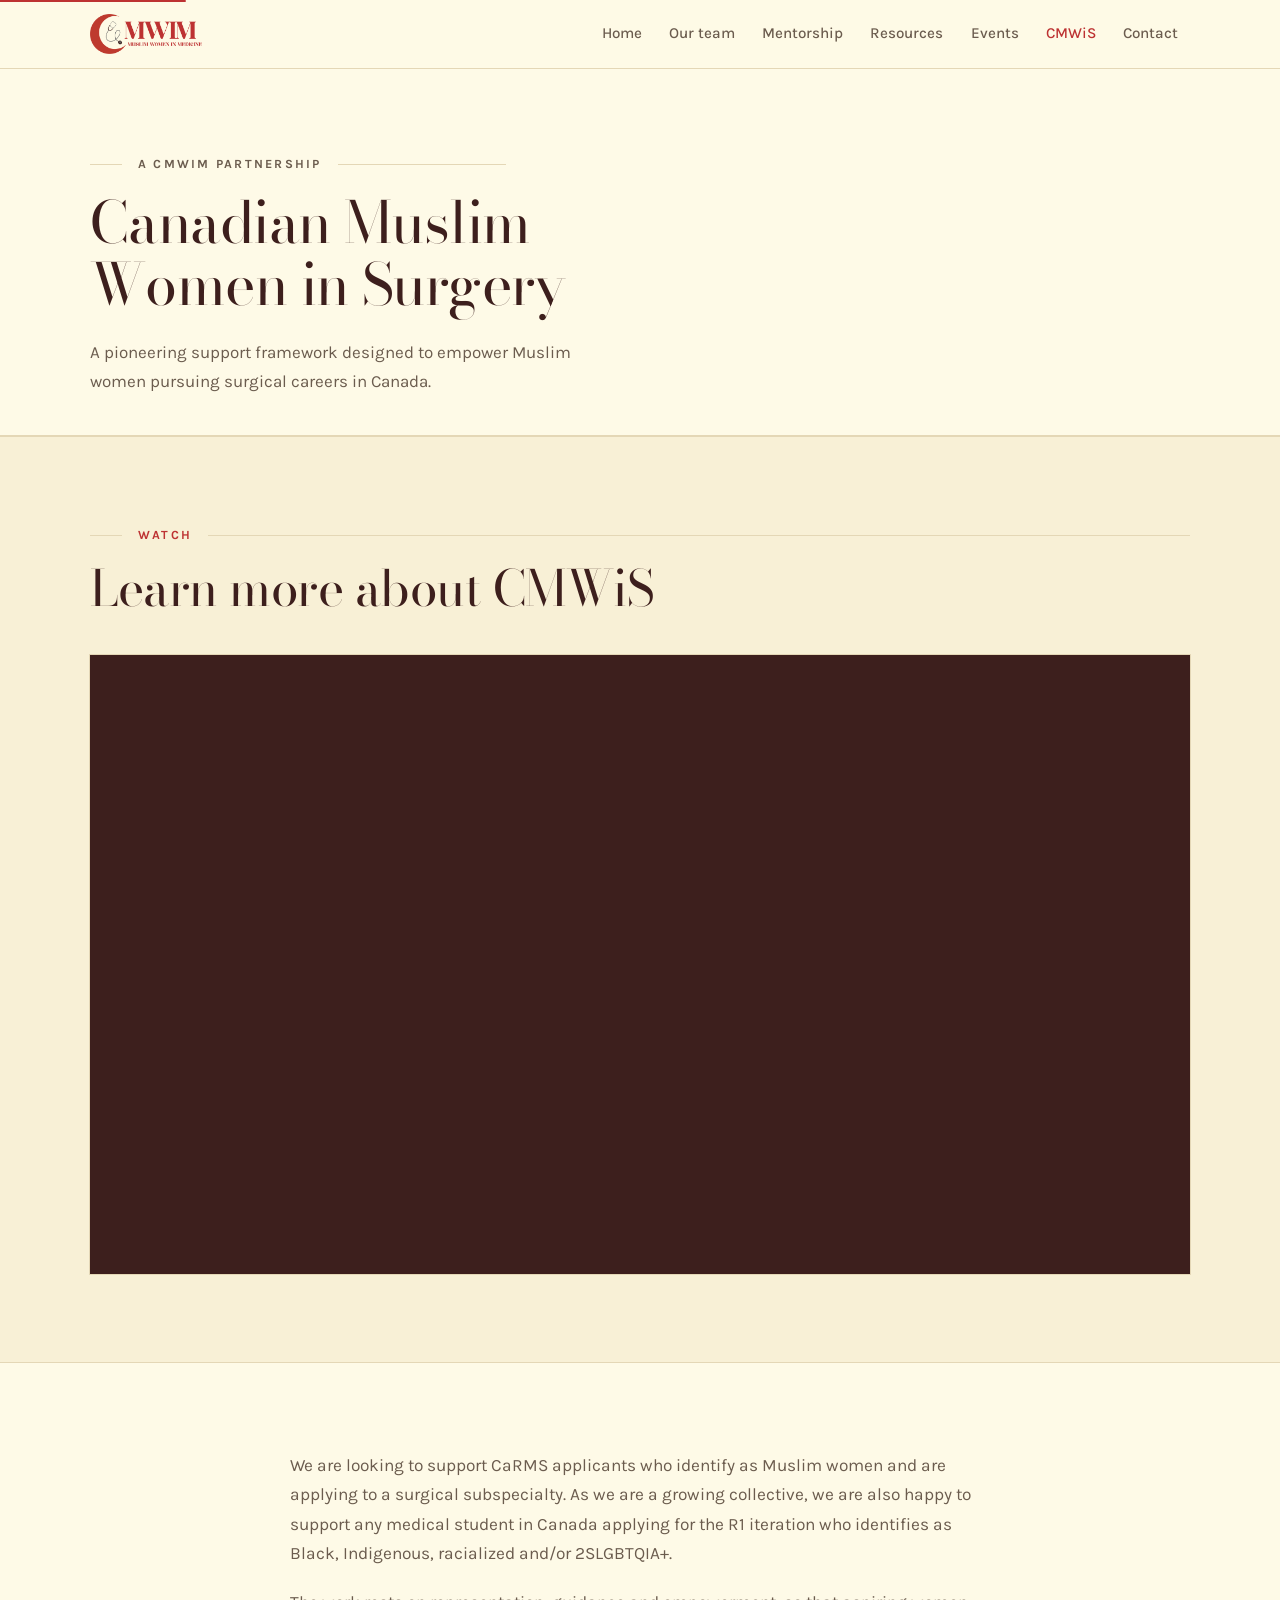
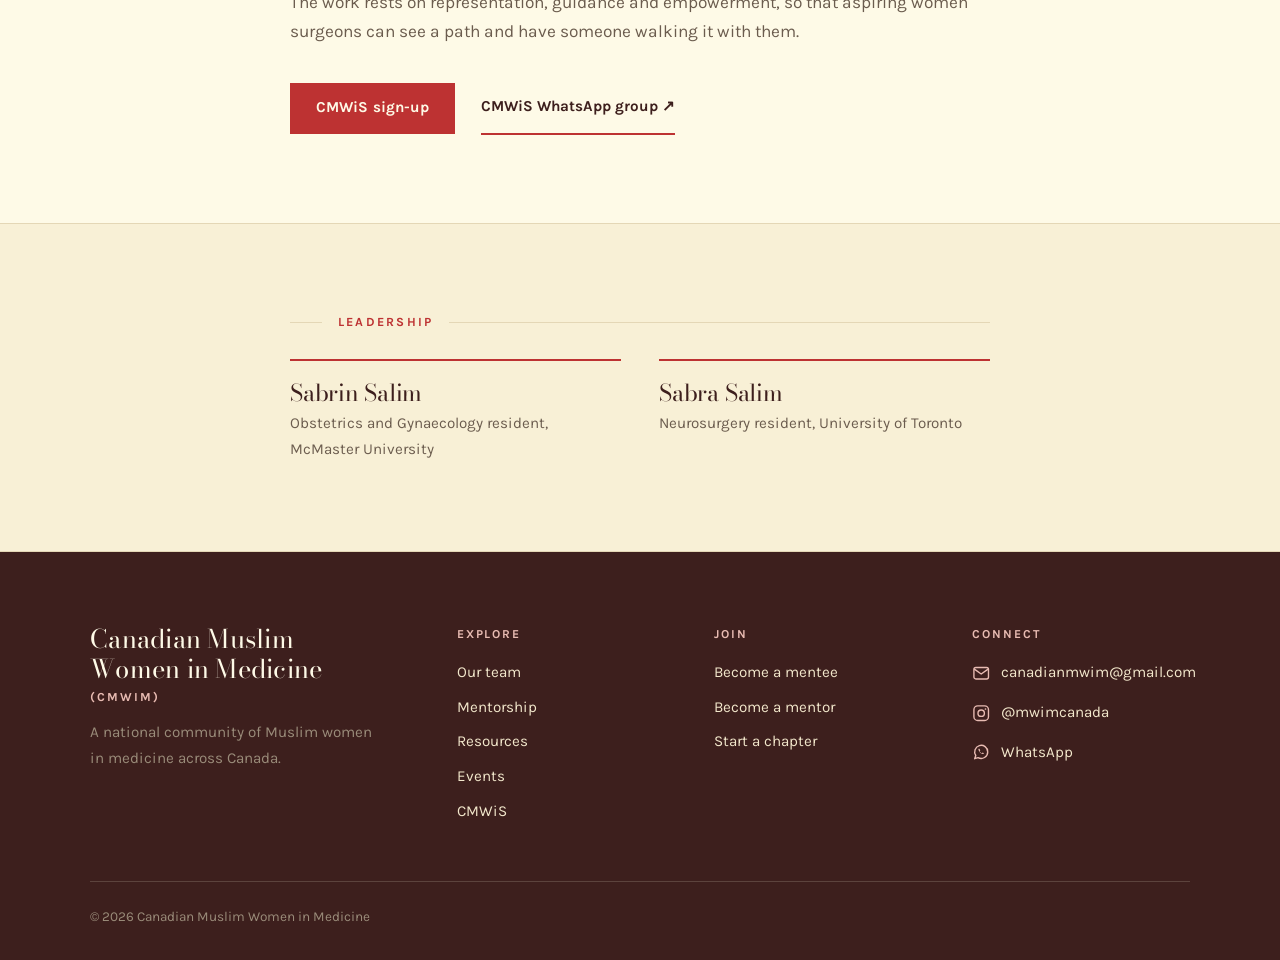
<file: cmwis.html>
<!DOCTYPE html>
<html lang="en">
<head>
<meta charset="utf-8">
<meta name="viewport" content="width=device-width, initial-scale=1">
<title>CMWiS | Canadian Muslim Women in Surgery</title>
<meta name="description" content="A support framework for Muslim women pursuing surgical careers in Canada.">
<link rel="canonical" href="https://cmwim.org/cmwis.html">
<meta property="og:title" content="CMWiS | Canadian Muslim Women in Surgery">
<meta property="og:description" content="A support framework for Muslim women pursuing surgical careers in Canada.">
<meta property="og:type" content="website">
<meta name="theme-color" content="#BD3232">
<link rel="icon" href="assets/img/cmwim-favicon.png" type="image/png">
<link rel="preconnect" href="https://fonts.googleapis.com">
<link rel="preconnect" href="https://fonts.gstatic.com" crossorigin>
<link href="https://fonts.googleapis.com/css2?family=Bodoni+Moda:ital,opsz,wght@0,6..96,400;0,6..96,500;1,6..96,400&family=Karla:wght@400;500;700&display=swap" rel="stylesheet">
<script>document.documentElement.className+=" js";</script>
<link rel="stylesheet" href="assets/css/cmwim.css">
</head>
<body>
<a class="skip-link" href="#main">Skip to main content</a>
<div class="progress" id="progress" aria-hidden="true"></div>

<header class="site-head">
  <div class="wrap head-in">
    <a class="brand" href="index.html"><img src="assets/img/cmwim-logo-transparent.png" alt="CMWIM — Muslim Women in Medicine"></a>
    <button class="nav-toggle" type="button" aria-expanded="false" aria-controls="nav" aria-label="Menu"><span></span><span></span><span></span></button>
    <nav class="nav" id="nav" aria-label="Primary">
      <a href="index.html">Home</a>
      <a href="team.html">Our team</a>
      <a href="mentorship.html">Mentorship</a>
      <a href="resources.html">Resources</a>
      <a href="events.html">Events</a>
      <a href="cmwis.html" aria-current="page">CMWiS</a>
      <a href="contact.html">Contact</a>
    </nav>
  </div>
</header>

<main id="main">

  <section class="page-head">
    <div class="wrap">
      <p class="kicker hairline" data-reveal>A CMWIM partnership</p>
      <h1 data-reveal style="--d:70ms">Canadian Muslim Women in Surgery</h1>
      <p data-reveal style="--d:140ms">A pioneering support framework designed to empower Muslim women pursuing surgical careers in Canada.</p>
    </div>
  </section>

  <section class="band band-warm">
    <div class="wrap">
      <p class="kicker hairline" data-reveal>Watch</p>
      <h2 data-reveal style="--d:70ms">Learn more about CMWiS</h2>
      <div class="video-embed" data-reveal style="--d:140ms">
        <iframe src="https://www.youtube-nocookie.com/embed/3uG6w6o68W8" title="Learn more about Canadian Muslim Women in Surgery" loading="lazy" allow="accelerometer; autoplay; clipboard-write; encrypted-media; gyroscope; picture-in-picture; web-share" referrerpolicy="strict-origin-when-cross-origin" allowfullscreen></iframe>
      </div>
    </div>
  </section>

  <section class="band">
    <div class="wrap wrap-tight">
      <div class="quote-body" data-reveal style="font-size:1.08rem">
        <p>We are looking to support CaRMS applicants who identify as Muslim women and are applying to a surgical subspecialty. As we are a growing collective, we are also happy to support any medical student in Canada applying for the R1 iteration who identifies as Black, Indigenous, racialized and/or 2SLGBTQIA+.</p>
        <p>The work rests on representation, guidance and empowerment, so that aspiring women surgeons can see a path and have someone walking it with them.</p>
      </div>
      <div class="acts" data-reveal style="--d:120ms">
        <a class="act" href="https://docs.google.com/forms/d/1kfqMNEk3LKtulpzXK6twQjPff1MFfNRNMDaKdC-UHUE/viewform" target="_blank" rel="noopener">CMWiS sign-up</a>
        <a class="act-line" href="https://chat.whatsapp.com/LhSPb12gqHSIdBhAOlQlA9" target="_blank" rel="noopener">CMWiS WhatsApp group <span>&#8599;</span></a>
      </div>
    </div>
  </section>

  <section class="band band-warm">
    <div class="wrap wrap-tight">
      <p class="kicker hairline" data-reveal>Leadership</p>
      <div style="display:grid; grid-template-columns:repeat(auto-fit,minmax(min(100%,15rem),1fr)); gap:clamp(1.5rem,3vw,2.5rem); margin-top:1.6rem">
        <div class="initiative" data-reveal><h3>Sabrin Salim</h3><p>Obstetrics and Gynaecology resident, McMaster University</p></div>
        <div class="initiative" data-reveal style="--d:90ms"><h3>Sabra Salim</h3><p>Neurosurgery resident, University of Toronto</p></div>
      </div>
    </div>
  </section>
</main>

<footer class="site-foot">
  <div class="wrap">
    <div class="foot-grid">
      <div>
        <a class="brand" href="index.html"><b>Canadian Muslim Women in Medicine <span>(CMWIM)</span></b></a>
        <p style="margin-top:1rem; max-width:32ch; color:#9A8C7A">A national community of Muslim women in medicine across Canada.</p>
      </div>
      <div><h4>Explore</h4><ul><li><a href="team.html">Our team</a></li><li><a href="mentorship.html">Mentorship</a></li><li><a href="resources.html">Resources</a></li><li><a href="events.html">Events</a></li><li><a href="cmwis.html">CMWiS</a></li></ul></div>
      <div><h4>Join</h4><ul><li><a href="https://forms.gle/aQHRMRW82mnWYqWG6" target="_blank" rel="noopener">Become a mentee</a></li><li><a href="https://forms.gle/qX7zPNKetVhHAFiw7" target="_blank" rel="noopener">Become a mentor</a></li><li><a href="contact.html">Start a chapter</a></li></ul></div>
      <div><h4>Connect</h4><ul class="social-links"><li><a href="mailto:canadianmwim@gmail.com"><svg aria-hidden="true"><use href="assets/img/social-icons.svg#email"></use></svg><span>canadianmwim@gmail.com</span></a></li><li><a href="https://www.instagram.com/mwimcanada/" target="_blank" rel="noopener"><svg aria-hidden="true"><use href="assets/img/social-icons.svg#instagram"></use></svg><span>@mwimcanada</span></a></li><li><a href="https://chat.whatsapp.com/C3Dkhe9xL327rBzmsGxE6L" target="_blank" rel="noopener"><svg aria-hidden="true"><use href="assets/img/social-icons.svg#whatsapp"></use></svg><span>WhatsApp</span></a></li></ul></div>
    </div>
    <div class="foot-end"><span>&copy; 2026 Canadian Muslim Women in Medicine</span></div>
  </div>
</footer>

<script src="assets/js/site.js"></script>
</body>
</html>
</file>
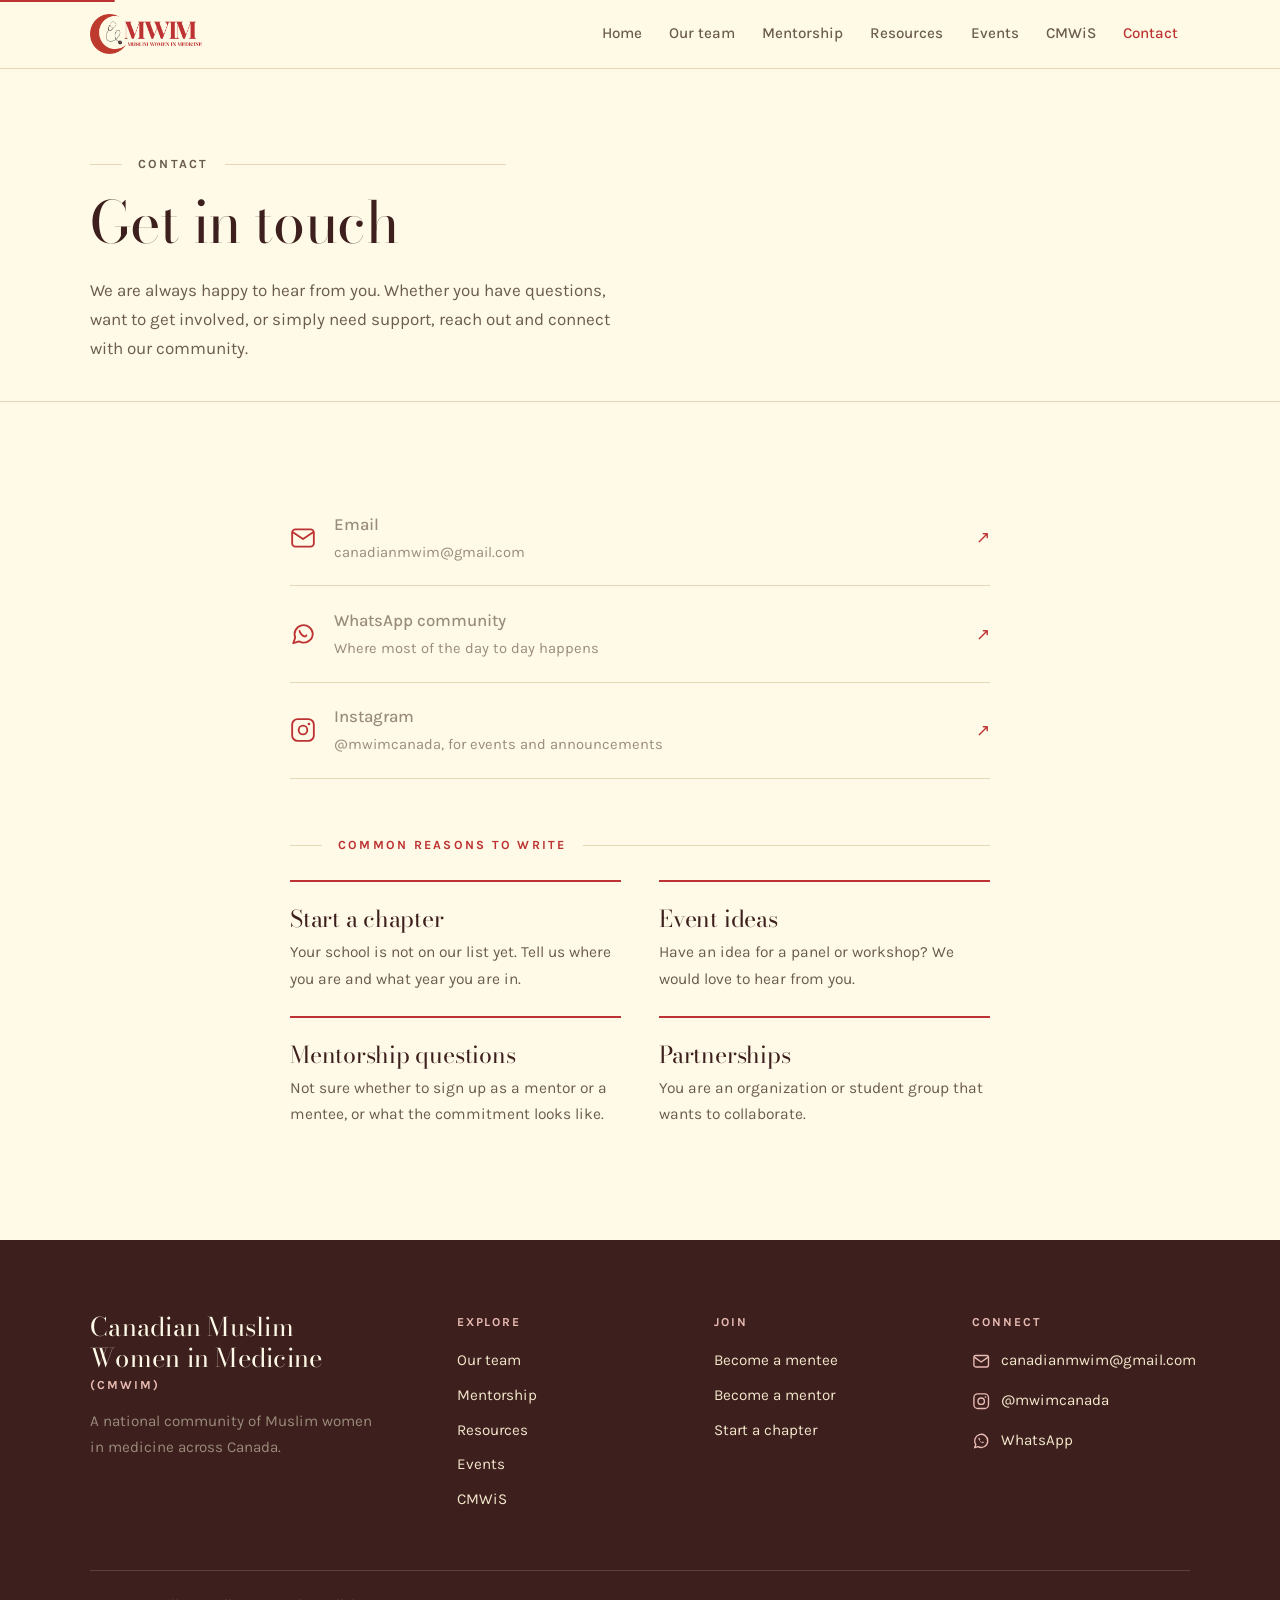
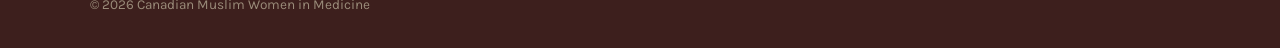
<file: contact.html>
<!DOCTYPE html>
<html lang="en">
<head>
<meta charset="utf-8">
<meta name="viewport" content="width=device-width, initial-scale=1">
<title>Contact | CMWIM</title>
<meta name="description" content="Get in touch with the Canadian Muslim Women in Medicine community.">
<link rel="canonical" href="https://cmwim.org/contact.html">
<meta property="og:title" content="Contact | CMWIM">
<meta property="og:description" content="Get in touch with the Canadian Muslim Women in Medicine community.">
<meta property="og:type" content="website">
<meta name="theme-color" content="#BD3232">
<link rel="icon" href="assets/img/cmwim-favicon.png" type="image/png">
<link rel="preconnect" href="https://fonts.googleapis.com">
<link rel="preconnect" href="https://fonts.gstatic.com" crossorigin>
<link href="https://fonts.googleapis.com/css2?family=Bodoni+Moda:ital,opsz,wght@0,6..96,400;0,6..96,500;1,6..96,400&family=Karla:wght@400;500;700&display=swap" rel="stylesheet">
<script>document.documentElement.className+=" js";</script>
<link rel="stylesheet" href="assets/css/cmwim.css">
</head>
<body>
<a class="skip-link" href="#main">Skip to main content</a>
<div class="progress" id="progress" aria-hidden="true"></div>

<header class="site-head">
  <div class="wrap head-in">
    <a class="brand" href="index.html"><img src="assets/img/cmwim-logo-transparent.png" alt="CMWIM — Muslim Women in Medicine"></a>
    <button class="nav-toggle" type="button" aria-expanded="false" aria-controls="nav" aria-label="Menu"><span></span><span></span><span></span></button>
    <nav class="nav" id="nav" aria-label="Primary">
      <a href="index.html">Home</a>
      <a href="team.html">Our team</a>
      <a href="mentorship.html">Mentorship</a>
      <a href="resources.html">Resources</a>
      <a href="events.html">Events</a>
      <a href="cmwis.html">CMWiS</a>
      <a href="contact.html" aria-current="page">Contact</a>
    </nav>
  </div>
</header>

<main id="main">

  <section class="page-head">
    <div class="wrap">
      <p class="kicker hairline" data-reveal>Contact</p>
      <h1 data-reveal style="--d:70ms">Get in touch</h1>
      <p data-reveal style="--d:140ms">We are always happy to hear from you. Whether you have questions, want to get involved, or simply need support, reach out and connect with our community.</p>
    </div>
  </section>

  <section class="band">
    <div class="wrap wrap-tight">
      <div data-reveal>
      <a class="reach" href="mailto:canadianmwim@gmail.com"><svg width="26" height="26" viewBox="0 0 24 24" fill="none" stroke="currentColor" stroke-width="1.7" stroke-linecap="round" stroke-linejoin="round" aria-hidden="true"><rect x="2" y="4" width="20" height="16" rx="3"/><path d="m3 7 9 6 9-6"/></svg><span><b>Email</b><span>canadianmwim@gmail.com</span></span><em>&#8599;</em></a>
      <a class="reach" href="https://chat.whatsapp.com/C3Dkhe9xL327rBzmsGxE6L" target="_blank" rel="noopener"><svg width="26" height="26" viewBox="0 0 24 24" fill="none" stroke="currentColor" stroke-width="1.7" stroke-linecap="round" stroke-linejoin="round" aria-hidden="true"><path d="M21 11.5a8.4 8.4 0 0 1-12.6 7.3L3 20.5l1.8-5.2A8.4 8.4 0 1 1 21 11.5Z"/><path d="M8.8 9.2c.2 1.6 2.4 4.4 4.5 5 .8.2 1.5-.3 1.8-1"/></svg><span><b>WhatsApp community</b><span>Where most of the day to day happens</span></span><em>&#8599;</em></a>
      <a class="reach" href="https://www.instagram.com/mwimcanada/" target="_blank" rel="noopener"><svg width="26" height="26" viewBox="0 0 24 24" fill="none" stroke="currentColor" stroke-width="1.7" aria-hidden="true"><rect x="2" y="2" width="20" height="20" rx="5"/><circle cx="12" cy="12" r="4"/><circle cx="17.5" cy="6.5" r="1.2" fill="currentColor" stroke="none"/></svg><span><b>Instagram</b><span>@mwimcanada, for events and announcements</span></span><em>&#8599;</em></a>
      </div>

      <div style="margin-top:clamp(2.5rem,5vw,3.5rem)">
        <p class="kicker hairline" data-reveal>Common reasons to write</p>
        <div class="pillars" style="margin-top:1.5rem">
          <div class="pillar" data-reveal><h3>Start a chapter</h3><p>Your school is not on our list yet. Tell us where you are and what year you are in.</p></div>
          <div class="pillar" data-reveal style="--d:90ms"><h3>Event ideas</h3><p>Have an idea for a panel or workshop? We would love to hear from you.</p></div>
          <div class="pillar" data-reveal style="--d:180ms"><h3>Mentorship questions</h3><p>Not sure whether to sign up as a mentor or a mentee, or what the commitment looks like.</p></div>
          <div class="pillar" data-reveal style="--d:270ms"><h3>Partnerships</h3><p>You are an organization or student group that wants to collaborate.</p></div>
        </div>
      </div>
    </div>
  </section>
</main>

<footer class="site-foot">
  <div class="wrap">
    <div class="foot-grid">
      <div>
        <a class="brand" href="index.html"><b>Canadian Muslim Women in Medicine <span>(CMWIM)</span></b></a>
        <p style="margin-top:1rem; max-width:32ch; color:#9A8C7A">A national community of Muslim women in medicine across Canada.</p>
      </div>
      <div><h4>Explore</h4><ul><li><a href="team.html">Our team</a></li><li><a href="mentorship.html">Mentorship</a></li><li><a href="resources.html">Resources</a></li><li><a href="events.html">Events</a></li><li><a href="cmwis.html">CMWiS</a></li></ul></div>
      <div><h4>Join</h4><ul><li><a href="https://forms.gle/aQHRMRW82mnWYqWG6" target="_blank" rel="noopener">Become a mentee</a></li><li><a href="https://forms.gle/qX7zPNKetVhHAFiw7" target="_blank" rel="noopener">Become a mentor</a></li><li><a href="contact.html">Start a chapter</a></li></ul></div>
      <div><h4>Connect</h4><ul class="social-links"><li><a href="mailto:canadianmwim@gmail.com"><svg aria-hidden="true"><use href="assets/img/social-icons.svg#email"></use></svg><span>canadianmwim@gmail.com</span></a></li><li><a href="https://www.instagram.com/mwimcanada/" target="_blank" rel="noopener"><svg aria-hidden="true"><use href="assets/img/social-icons.svg#instagram"></use></svg><span>@mwimcanada</span></a></li><li><a href="https://chat.whatsapp.com/C3Dkhe9xL327rBzmsGxE6L" target="_blank" rel="noopener"><svg aria-hidden="true"><use href="assets/img/social-icons.svg#whatsapp"></use></svg><span>WhatsApp</span></a></li></ul></div>
    </div>
    <div class="foot-end"><span>&copy; 2026 Canadian Muslim Women in Medicine</span></div>
  </div>
</footer>

<script src="assets/js/site.js"></script>
</body>
</html>
</file>
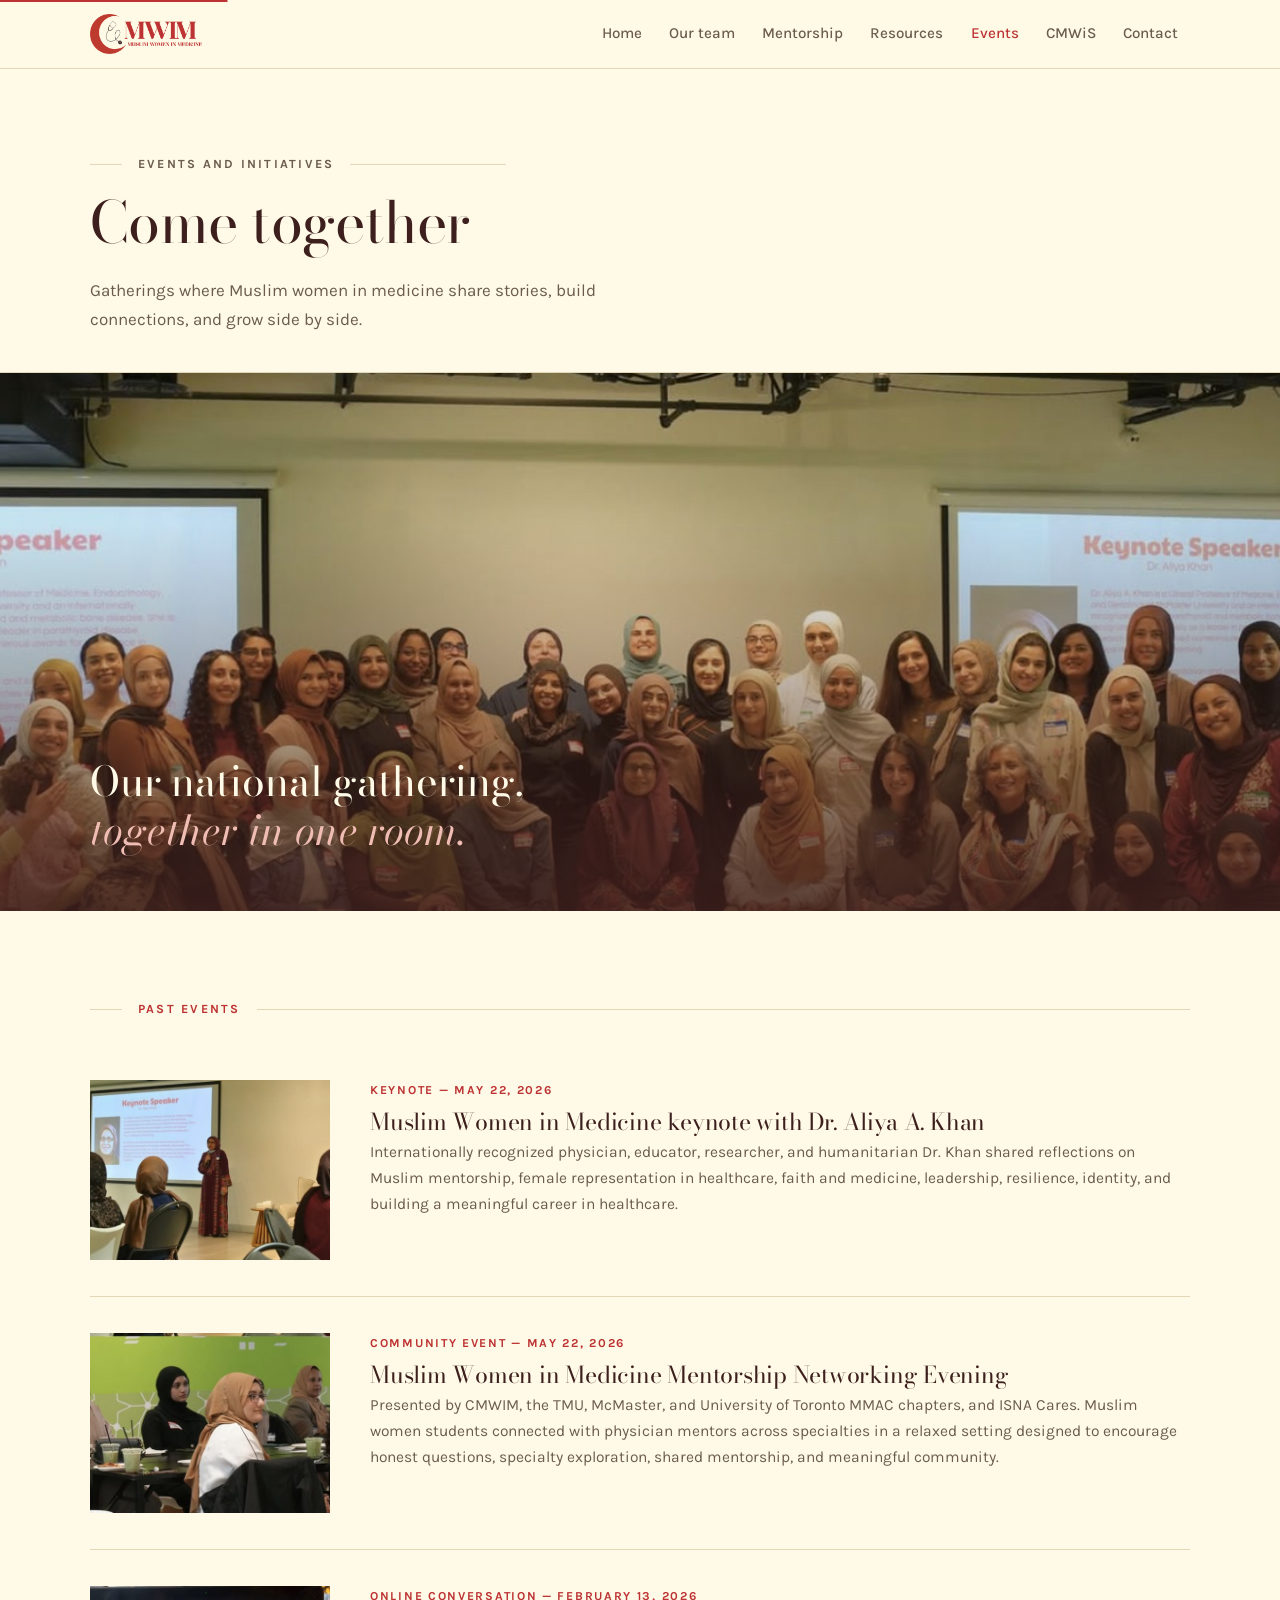
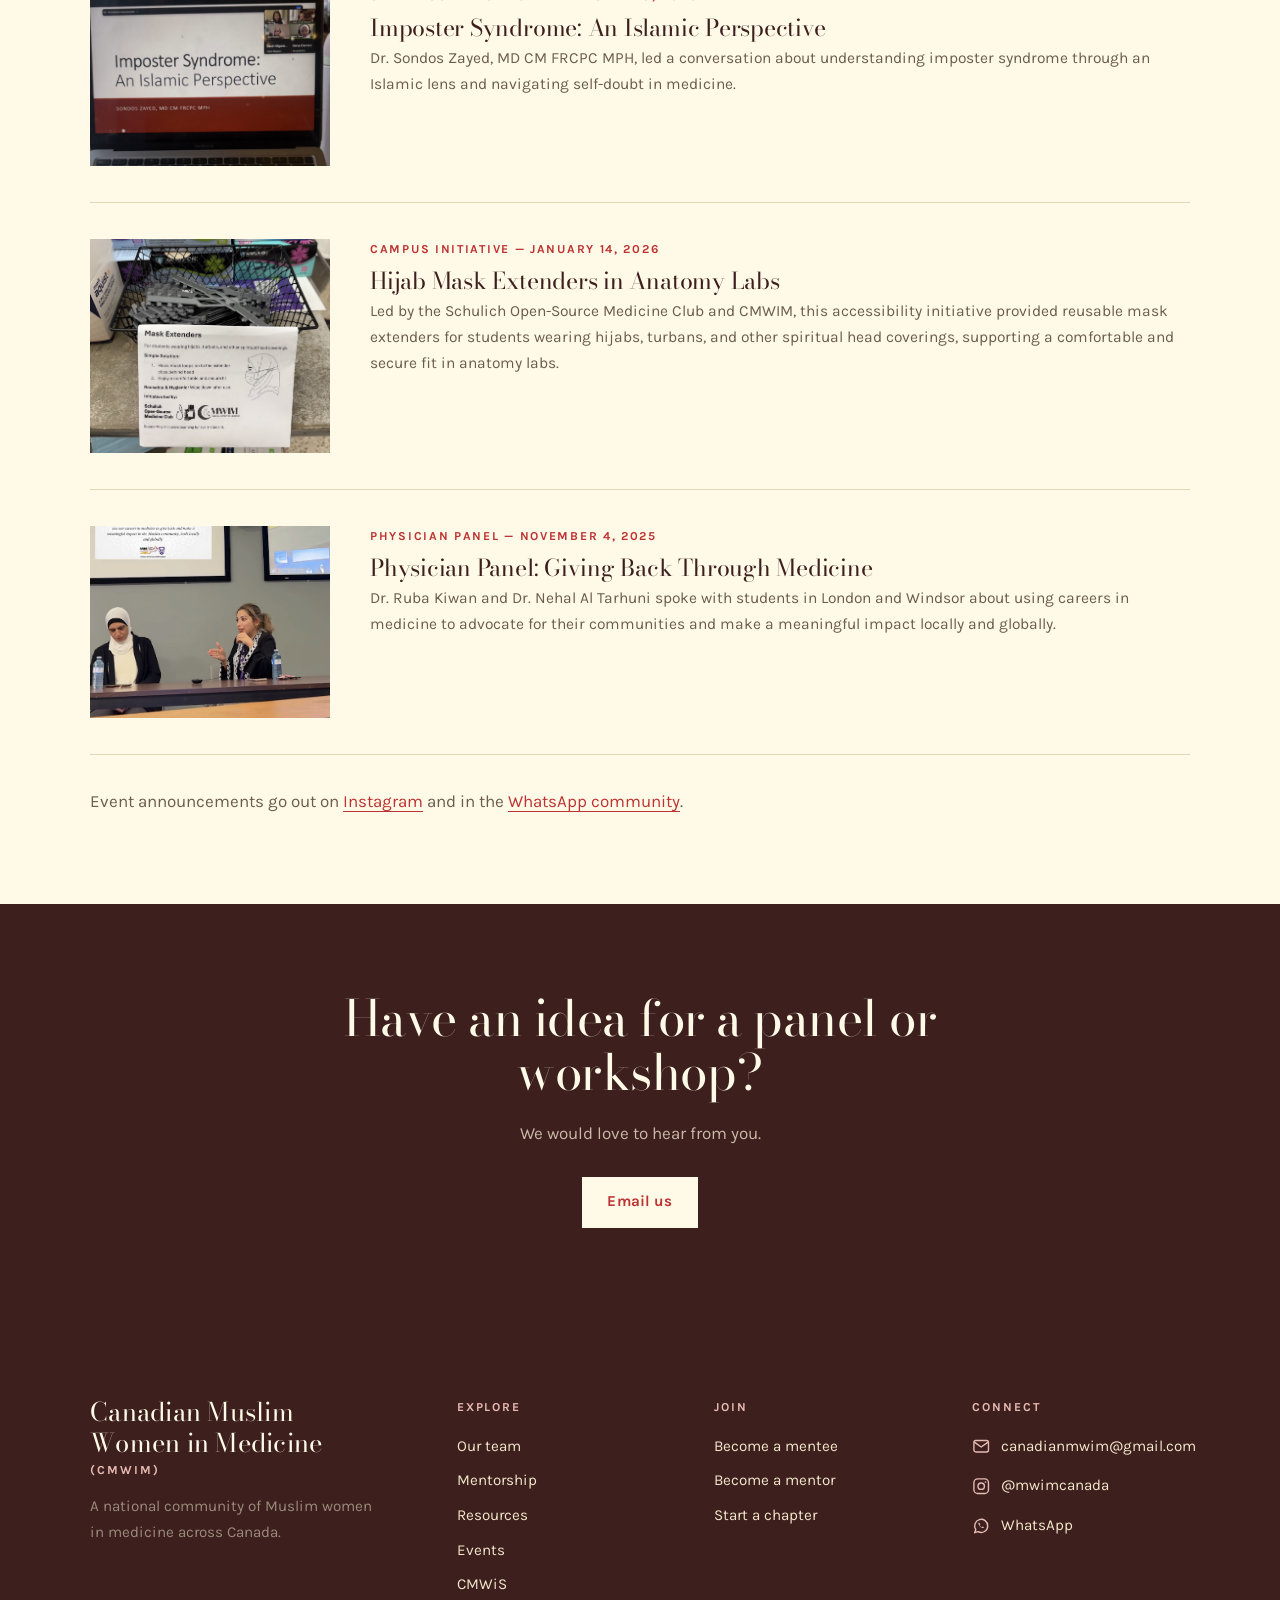
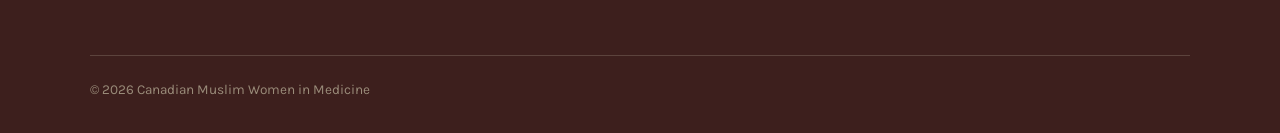
<file: events.html>
<!DOCTYPE html>
<html lang="en">
<head>
<meta charset="utf-8">
<meta name="viewport" content="width=device-width, initial-scale=1">
<title>Events and initiatives | CMWIM</title>
<meta name="description" content="Panels, conversations and gatherings run by the Canadian Muslim Women in Medicine community.">
<link rel="canonical" href="https://cmwim.org/events.html">
<meta property="og:title" content="Events and initiatives | CMWIM">
<meta property="og:description" content="Panels, conversations and gatherings run by the Canadian Muslim Women in Medicine community.">
<meta property="og:type" content="website">
<meta name="theme-color" content="#BD3232">
<link rel="icon" href="assets/img/cmwim-favicon.png" type="image/png">
<link rel="preconnect" href="https://fonts.googleapis.com">
<link rel="preconnect" href="https://fonts.gstatic.com" crossorigin>
<link href="https://fonts.googleapis.com/css2?family=Bodoni+Moda:ital,opsz,wght@0,6..96,400;0,6..96,500;1,6..96,400&family=Karla:wght@400;500;700&display=swap" rel="stylesheet">
<script>document.documentElement.className+=" js";</script>
<link rel="stylesheet" href="assets/css/cmwim.css">
</head>
<body>
<a class="skip-link" href="#main">Skip to main content</a>
<div class="progress" id="progress" aria-hidden="true"></div>

<header class="site-head">
  <div class="wrap head-in">
    <a class="brand" href="index.html"><img src="assets/img/cmwim-logo-transparent.png" alt="CMWIM — Muslim Women in Medicine"></a>
    <button class="nav-toggle" type="button" aria-expanded="false" aria-controls="nav" aria-label="Menu"><span></span><span></span><span></span></button>
    <nav class="nav" id="nav" aria-label="Primary">
      <a href="index.html">Home</a>
      <a href="team.html">Our team</a>
      <a href="mentorship.html">Mentorship</a>
      <a href="resources.html">Resources</a>
      <a href="events.html" aria-current="page">Events</a>
      <a href="cmwis.html">CMWiS</a>
      <a href="contact.html">Contact</a>
    </nav>
  </div>
</header>

<main id="main">

  <section class="page-head">
    <div class="wrap">
      <p class="kicker hairline" data-reveal>Events and initiatives</p>
      <h1 data-reveal style="--d:70ms">Come together</h1>
      <p data-reveal style="--d:140ms">Gatherings where Muslim women in medicine share stories, build connections, and grow side by side.</p>
    </div>
  </section>

  <section class="photo-band" data-reveal>
    <img src="assets/img/events/group-2026.jpg" alt="CMWIM members gathered at a national event." width="1600" height="1082">
    <div class="photo-say"><div class="wrap"><p>Our national gathering, <em>together in one room.</em></p></div></div>
  </section>

  <section class="band">
    <div class="wrap">
      <p class="kicker hairline" data-reveal>Past events</p>
      <div style="margin-top:1.5rem">
        <div class="archive" data-reveal>
          <img src="assets/img/events/keynote.jpg" alt="Dr. Aliya A. Khan delivering the keynote at the Muslim Women in Medicine event." loading="lazy">
          <div>
            <div class="meta">Keynote — May 22, 2026</div>
            <h3>Muslim Women in Medicine keynote with Dr. Aliya A. Khan</h3>
            <p>Internationally recognized physician, educator, researcher, and humanitarian Dr. Khan shared reflections on Muslim mentorship, female representation in healthcare, faith and medicine, leadership, resilience, identity, and building a meaningful career in healthcare.</p>
          </div>
        </div>
        <div class="archive" data-reveal style="--d:90ms">
          <img src="assets/img/events/audience.jpg" alt="Muslim women students and physicians connecting at the Mentorship Networking Evening." loading="lazy">
          <div>
            <div class="meta">Community Event — May 22, 2026</div>
            <h3>Muslim Women in Medicine Mentorship Networking Evening</h3>
            <p>Presented by CMWIM, the TMU, McMaster, and University of Toronto MMAC chapters, and ISNA Cares. Muslim women students connected with physician mentors across specialties in a relaxed setting designed to encourage honest questions, specialty exploration, shared mentorship, and meaningful community.</p>
          </div>
        </div>
        <div class="archive" data-reveal style="--d:120ms">
          <img src="assets/img/events/imposter-syndrome.png" alt="Dr. Sondos Zayed presenting Imposter Syndrome: An Islamic Perspective in an online session." loading="lazy">
          <div>
            <div class="meta">Online Conversation — February 13, 2026</div>
            <h3>Imposter Syndrome: An Islamic Perspective</h3>
            <p>Dr. Sondos Zayed, MD CM FRCPC MPH, led a conversation about understanding imposter syndrome through an Islamic lens and navigating self-doubt in medicine.</p>
          </div>
        </div>
        <div class="archive" data-reveal style="--d:150ms">
          <img class="event-natural" src="assets/img/events/mask-extenders.jpg" alt="Mask extenders provided for students wearing hijabs, turbans, and other spiritual head coverings." loading="lazy">
          <div>
            <div class="meta">Campus Initiative — January 14, 2026</div>
            <h3>Hijab Mask Extenders in Anatomy Labs</h3>
            <p>Led by the Schulich Open-Source Medicine Club and CMWIM, this accessibility initiative provided reusable mask extenders for students wearing hijabs, turbans, and other spiritual head coverings, supporting a comfortable and secure fit in anatomy labs.</p>
          </div>
        </div>
        <div class="archive" data-reveal style="--d:180ms">
          <img class="event-natural" src="assets/img/events/physician-panel.png" alt="Dr. Nehal Al Tarhuni and Dr. Ruba Kiwan speaking at the Giving Back Through Medicine physician panel." loading="lazy">
          <div>
            <div class="meta">Physician Panel — November 4, 2025</div>
            <h3>Physician Panel: Giving Back Through Medicine</h3>
            <p>Dr. Ruba Kiwan and Dr. Nehal Al Tarhuni spoke with students in London and Windsor about using careers in medicine to advocate for their communities and make a meaningful impact locally and globally.</p>
          </div>
        </div>
      </div>
      <p style="margin-top:2rem; color:var(--ink-mid)">Event announcements go out on <a href="https://www.instagram.com/mwimcanada/" target="_blank" rel="noopener">Instagram</a> and in the <a href="https://chat.whatsapp.com/C3Dkhe9xL327rBzmsGxE6L" target="_blank" rel="noopener">WhatsApp community</a>.</p>
    </div>
  </section>

  <section class="band band-ink">
    <div class="wrap wrap-tight" style="text-align:center">
      <h2 style="color:var(--cream)">Have an idea for a panel or workshop?</h2>
      <p style="color:#C9B9A6; margin-top:1rem">We would love to hear from you.</p>
      <p style="margin-top:1.8rem"><a class="act act-cream" href="mailto:canadianmwim@gmail.com?subject=Event%20idea">Email us</a></p>
    </div>
  </section>
</main>

<footer class="site-foot">
  <div class="wrap">
    <div class="foot-grid">
      <div>
        <a class="brand" href="index.html"><b>Canadian Muslim Women in Medicine <span>(CMWIM)</span></b></a>
        <p style="margin-top:1rem; max-width:32ch; color:#9A8C7A">A national community of Muslim women in medicine across Canada.</p>
      </div>
      <div><h4>Explore</h4><ul><li><a href="team.html">Our team</a></li><li><a href="mentorship.html">Mentorship</a></li><li><a href="resources.html">Resources</a></li><li><a href="events.html">Events</a></li><li><a href="cmwis.html">CMWiS</a></li></ul></div>
      <div><h4>Join</h4><ul><li><a href="https://forms.gle/aQHRMRW82mnWYqWG6" target="_blank" rel="noopener">Become a mentee</a></li><li><a href="https://forms.gle/qX7zPNKetVhHAFiw7" target="_blank" rel="noopener">Become a mentor</a></li><li><a href="contact.html">Start a chapter</a></li></ul></div>
      <div><h4>Connect</h4><ul class="social-links"><li><a href="mailto:canadianmwim@gmail.com"><svg aria-hidden="true"><use href="assets/img/social-icons.svg#email"></use></svg><span>canadianmwim@gmail.com</span></a></li><li><a href="https://www.instagram.com/mwimcanada/" target="_blank" rel="noopener"><svg aria-hidden="true"><use href="assets/img/social-icons.svg#instagram"></use></svg><span>@mwimcanada</span></a></li><li><a href="https://chat.whatsapp.com/C3Dkhe9xL327rBzmsGxE6L" target="_blank" rel="noopener"><svg aria-hidden="true"><use href="assets/img/social-icons.svg#whatsapp"></use></svg><span>WhatsApp</span></a></li></ul></div>
    </div>
    <div class="foot-end"><span>&copy; 2026 Canadian Muslim Women in Medicine</span></div>
  </div>
</footer>

<script src="assets/js/site.js"></script>
</body>
</html>
</file>
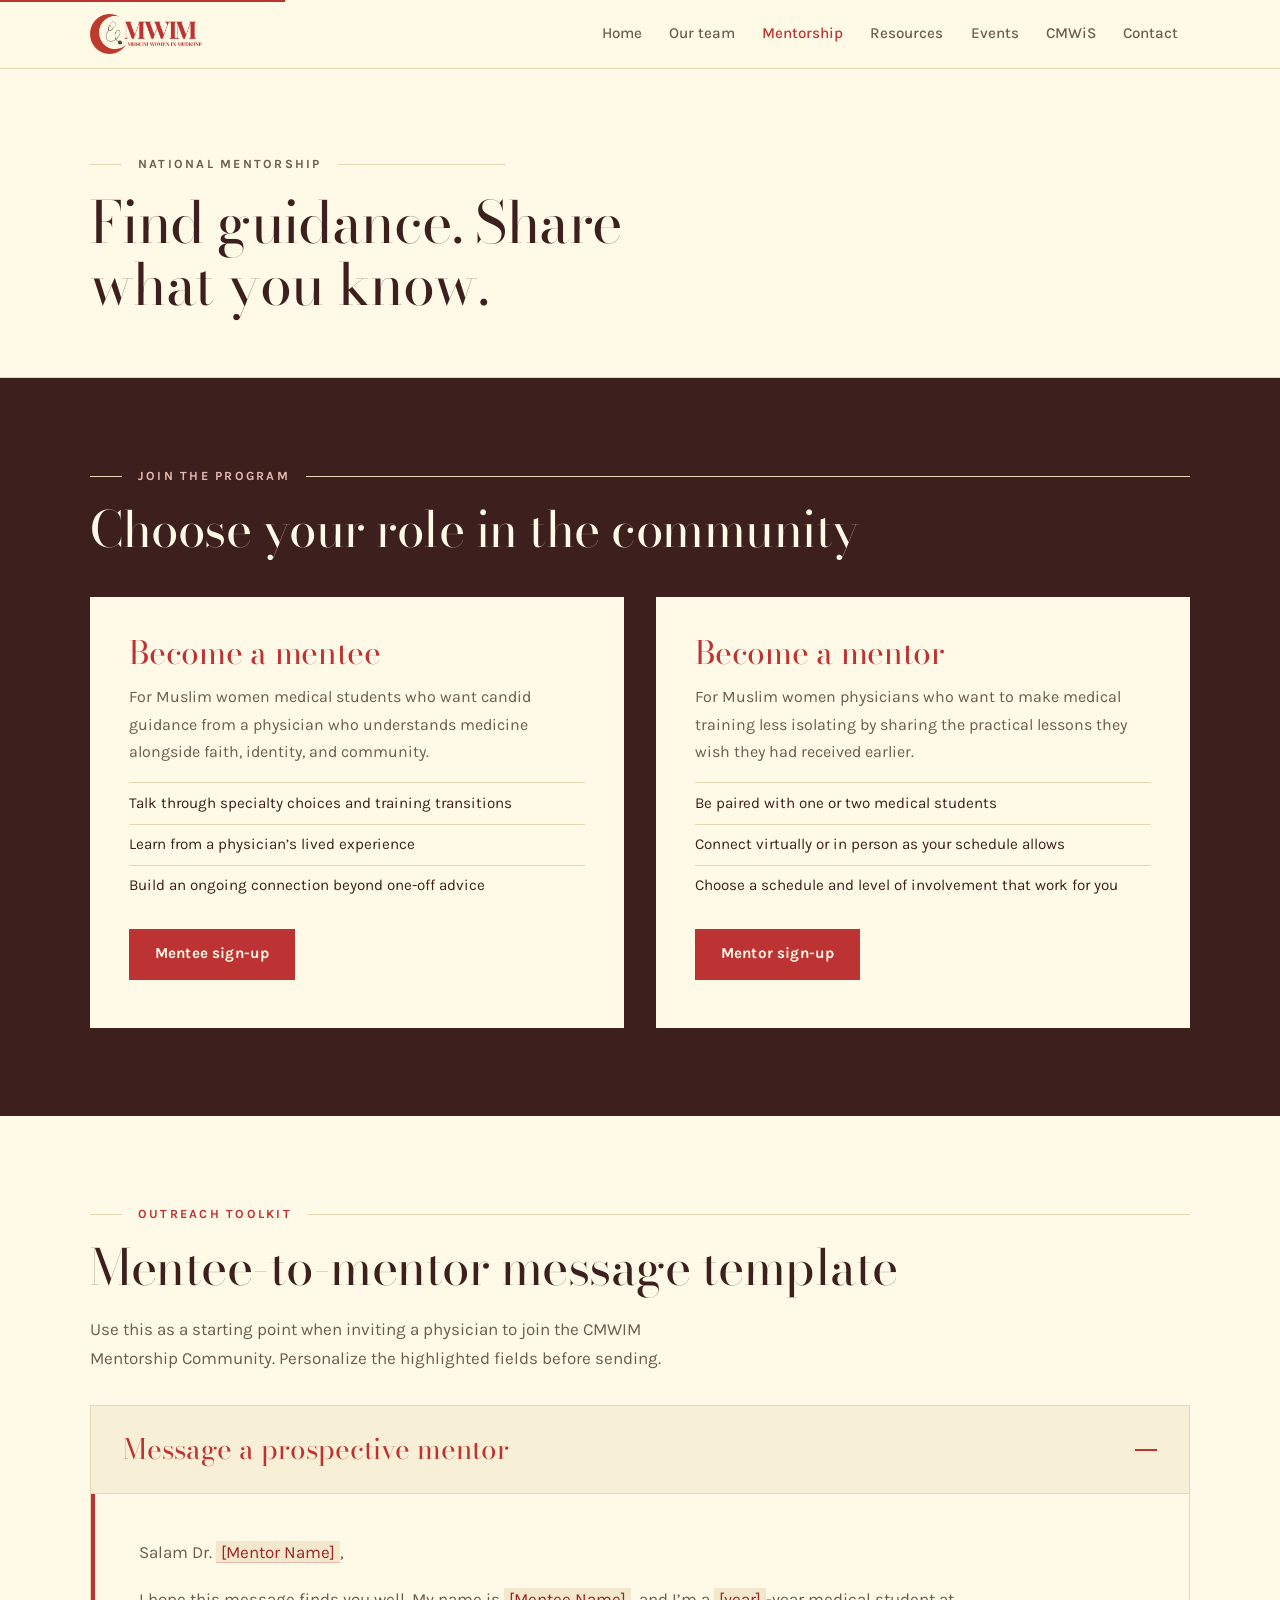
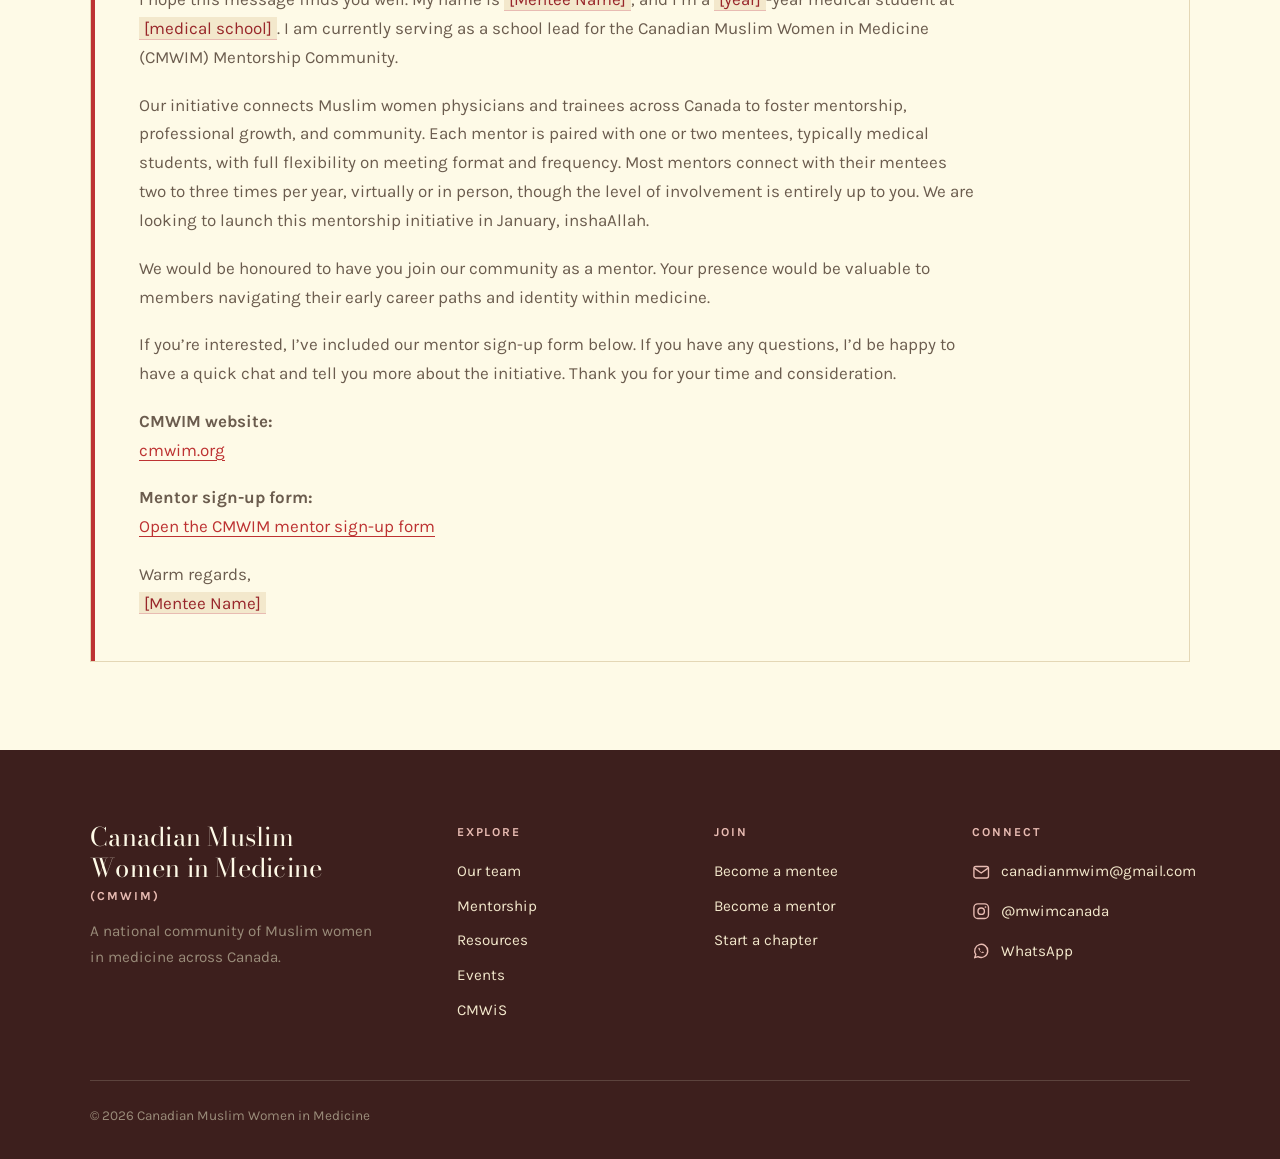
<file: mentorship.html>
<!DOCTYPE html>
<html lang="en">
<head>
<meta charset="utf-8">
<meta name="viewport" content="width=device-width, initial-scale=1">
<title>Mentorship | CMWIM</title>
<meta name="description" content="Mentorship for Muslim women medical students and physicians across Canada.">
<link rel="canonical" href="https://cmwim.org/mentorship.html">
<meta property="og:title" content="Mentorship | CMWIM">
<meta property="og:description" content="Connect with Muslim women in medicine through the CMWIM national mentorship community.">
<meta property="og:type" content="website">
<meta name="theme-color" content="#BD3232">
<link rel="icon" href="assets/img/cmwim-favicon.png" type="image/png">
<link rel="preconnect" href="https://fonts.googleapis.com">
<link rel="preconnect" href="https://fonts.gstatic.com" crossorigin>
<link href="https://fonts.googleapis.com/css2?family=Bodoni+Moda:ital,opsz,wght@0,6..96,400;0,6..96,500;1,6..96,400&family=Karla:wght@400;500;700&display=swap" rel="stylesheet">
<script>document.documentElement.className+=" js";</script>
<link rel="stylesheet" href="assets/css/cmwim.css">
</head>
<body>
<a class="skip-link" href="#main">Skip to main content</a>
<div class="progress" id="progress" aria-hidden="true"></div>

<header class="site-head">
  <div class="wrap head-in">
    <a class="brand" href="index.html"><img src="assets/img/cmwim-logo-transparent.png" alt="CMWIM — Muslim Women in Medicine"></a>
    <button class="nav-toggle" type="button" aria-expanded="false" aria-controls="nav" aria-label="Menu"><span></span><span></span><span></span></button>
    <nav class="nav" id="nav" aria-label="Primary">
      <a href="index.html">Home</a>
      <a href="team.html">Our team</a>
      <a href="mentorship.html" aria-current="page">Mentorship</a>
      <a href="resources.html">Resources</a>
      <a href="events.html">Events</a>
      <a href="cmwis.html">CMWiS</a>
      <a href="contact.html">Contact</a>
    </nav>
  </div>
</header>

<main id="main">
  <section class="page-head">
    <div class="wrap">
      <p class="kicker hairline" data-reveal>National mentorship</p>
      <h1 data-reveal style="--d:70ms">Find guidance. Share what you know.</h1>
    </div>
  </section>

  <section class="band band-ink">
    <div class="wrap">
      <p class="kicker hairline" data-reveal>Join the program</p>
      <h2 data-reveal style="color:var(--cream)">Choose your role in the community</h2>
      <div class="ways">
        <article class="way way-solid" data-reveal>
          <h3>Become a mentee</h3>
          <p>For Muslim women medical students who want candid guidance from a physician who understands medicine alongside faith, identity, and community.</p>
          <ul><li>Talk through specialty choices and training transitions</li><li>Learn from a physician’s lived experience</li><li>Build an ongoing connection beyond one-off advice</li></ul>
          <a class="act" href="https://forms.gle/aQHRMRW82mnWYqWG6" target="_blank" rel="noopener">Mentee sign-up</a>
        </article>
        <article class="way way-solid" data-reveal style="--d:100ms">
          <h3>Become a mentor</h3>
          <p>For Muslim women physicians who want to make medical training less isolating by sharing the practical lessons they wish they had received earlier.</p>
          <ul><li>Be paired with one or two medical students</li><li>Connect virtually or in person as your schedule allows</li><li>Choose a schedule and level of involvement that work for you</li></ul>
          <a class="act" href="https://forms.gle/qX7zPNKetVhHAFiw7" target="_blank" rel="noopener">Mentor sign-up</a>
        </article>
      </div>
    </div>
  </section>

  <section class="band">
    <div class="wrap">
      <p class="kicker hairline" data-reveal>Outreach toolkit</p>
      <h2 data-reveal>Mentee-to-mentor message template</h2>
      <p data-reveal style="color:var(--ink-mid); max-width:58ch">Use this as a starting point when inviting a physician to join the CMWIM Mentorship Community. Personalize the highlighted fields before sending.</p>
      <div class="accordion" data-reveal>
        <div class="accordion-item is-open">
          <h3><button class="accordion-trigger" type="button" aria-expanded="true" aria-controls="mentor-template"><span>Message a prospective mentor</span><i aria-hidden="true"></i></button></h3>
          <div class="accordion-panel" id="mentor-template" role="region" aria-label="Message a prospective mentor">
            <div class="template-body">
          <p>Salam Dr. <mark>[Mentor Name]</mark>,</p>
          <p>I hope this message finds you well. My name is <mark>[Mentee Name]</mark>, and I’m a <mark>[year]</mark>-year medical student at <mark>[medical school]</mark>. I am currently serving as a school lead for the Canadian Muslim Women in Medicine (CMWIM) Mentorship Community.</p>
          <p>Our initiative connects Muslim women physicians and trainees across Canada to foster mentorship, professional growth, and community. Each mentor is paired with one or two mentees, typically medical students, with full flexibility on meeting format and frequency. Most mentors connect with their mentees two to three times per year, virtually or in person, though the level of involvement is entirely up to you. We are looking to launch this mentorship initiative in January, inshaAllah.</p>
          <p>We would be honoured to have you join our community as a mentor. Your presence would be valuable to members navigating their early career paths and identity within medicine.</p>
          <p>If you’re interested, I’ve included our mentor sign-up form below. If you have any questions, I’d be happy to have a quick chat and tell you more about the initiative. Thank you for your time and consideration.</p>
          <p><strong>CMWIM website:</strong><br><a href="https://cmwim.org/" target="_blank" rel="noopener">cmwim.org</a></p>
          <p><strong>Mentor sign-up form:</strong><br><a href="https://docs.google.com/forms/d/e/1FAIpQLSeAvfYkfAZPBVOXrzFtRsWeFXqOR1fKraphrKBS9Lgjk3bDXQ/viewform?usp=dialog" target="_blank" rel="noopener">Open the CMWIM mentor sign-up form</a></p>
          <p>Warm regards,<br><mark>[Mentee Name]</mark></p>
            </div>
          </div>
        </div>
      </div>
    </div>
  </section>
</main>

<footer class="site-foot">
  <div class="wrap">
    <div class="foot-grid">
      <div><a class="brand" href="index.html"><b>Canadian Muslim Women in Medicine <span>(CMWIM)</span></b></a><p style="margin-top:1rem; max-width:32ch; color:#9A8C7A">A national community of Muslim women in medicine across Canada.</p></div>
      <div><h4>Explore</h4><ul><li><a href="team.html">Our team</a></li><li><a href="mentorship.html">Mentorship</a></li><li><a href="resources.html">Resources</a></li><li><a href="events.html">Events</a></li><li><a href="cmwis.html">CMWiS</a></li></ul></div>
      <div><h4>Join</h4><ul><li><a href="https://forms.gle/aQHRMRW82mnWYqWG6" target="_blank" rel="noopener">Become a mentee</a></li><li><a href="https://forms.gle/qX7zPNKetVhHAFiw7" target="_blank" rel="noopener">Become a mentor</a></li><li><a href="contact.html">Start a chapter</a></li></ul></div>
      <div><h4>Connect</h4><ul class="social-links"><li><a href="mailto:canadianmwim@gmail.com"><svg aria-hidden="true"><use href="assets/img/social-icons.svg#email"></use></svg><span>canadianmwim@gmail.com</span></a></li><li><a href="https://www.instagram.com/mwimcanada/" target="_blank" rel="noopener"><svg aria-hidden="true"><use href="assets/img/social-icons.svg#instagram"></use></svg><span>@mwimcanada</span></a></li><li><a href="https://chat.whatsapp.com/C3Dkhe9xL327rBzmsGxE6L" target="_blank" rel="noopener"><svg aria-hidden="true"><use href="assets/img/social-icons.svg#whatsapp"></use></svg><span>WhatsApp</span></a></li></ul></div>
    </div>
    <div class="foot-end"><span>&copy; 2026 Canadian Muslim Women in Medicine</span></div>
  </div>
</footer>
<script src="assets/js/site.js"></script>
</body>
</html>
</file>
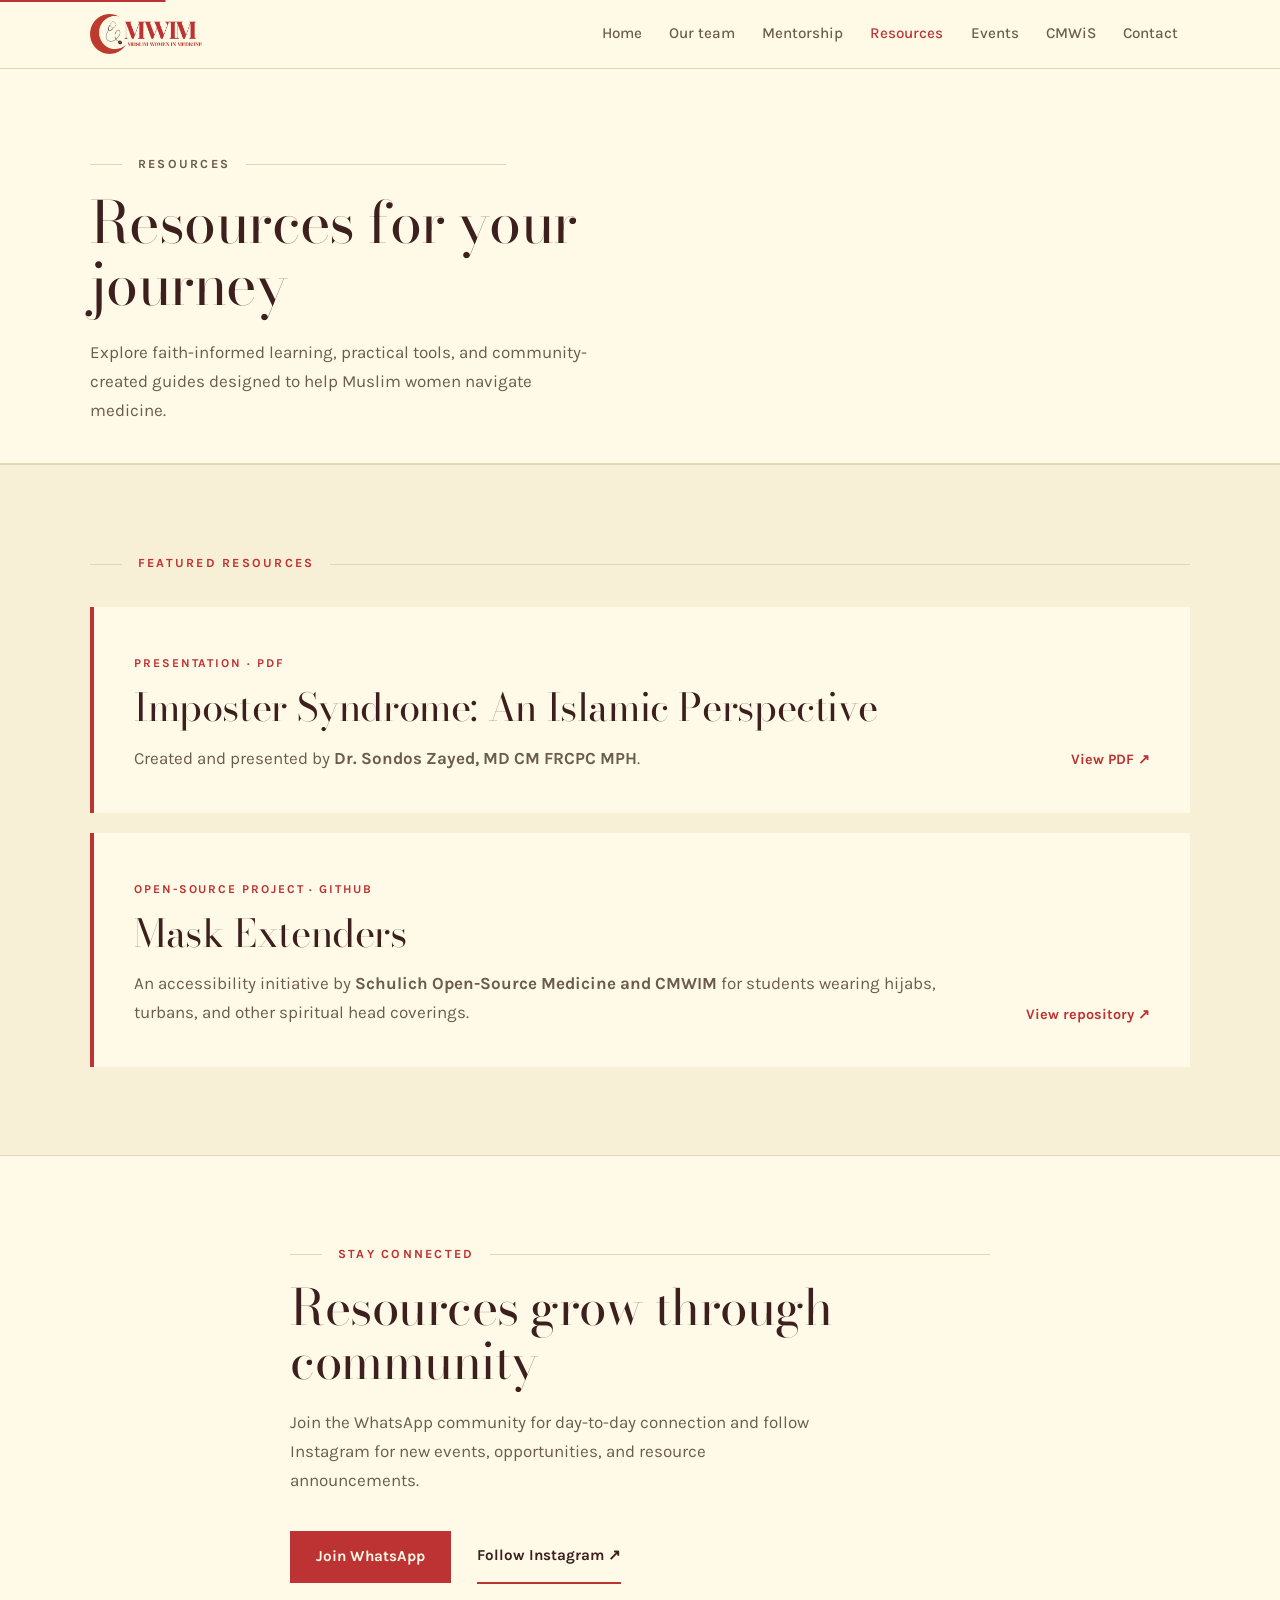
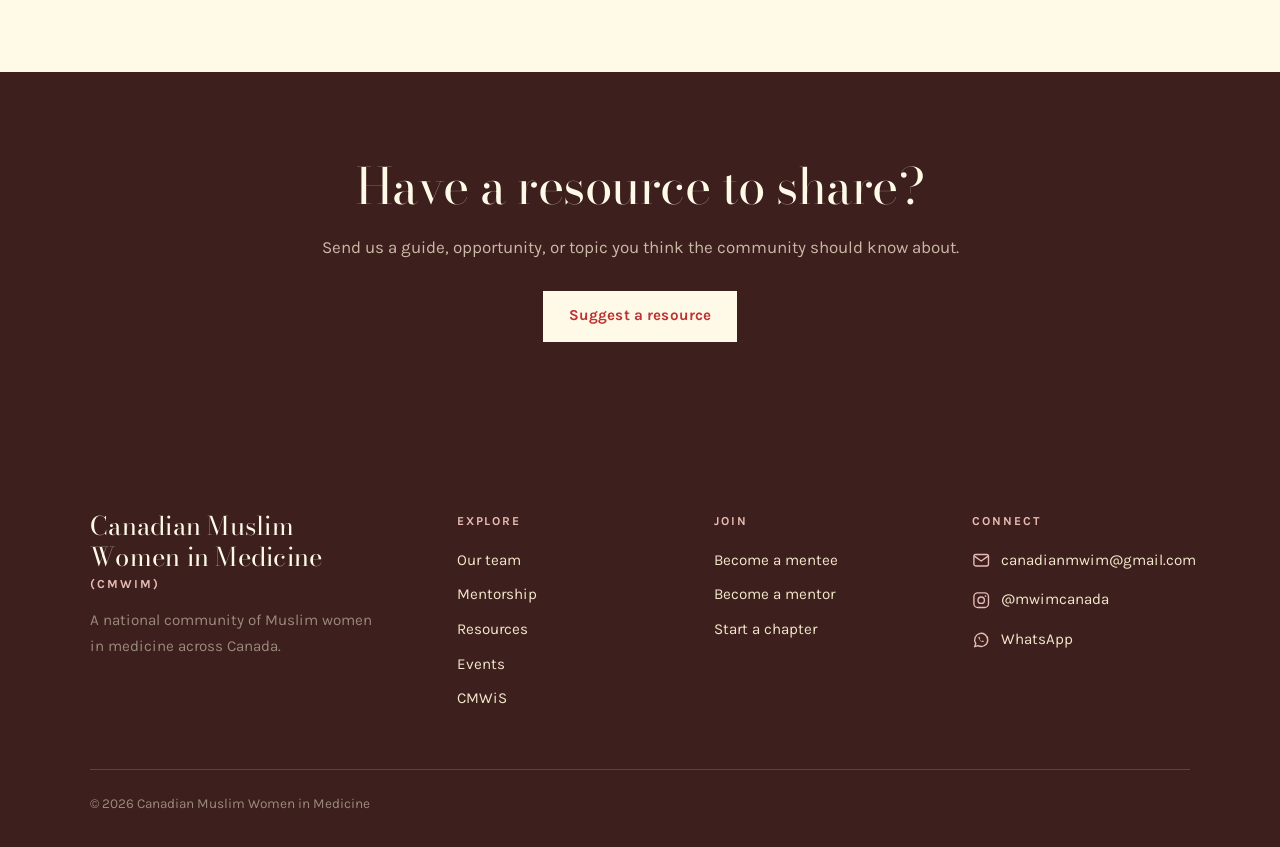
<file: resources.html>
<!DOCTYPE html>
<html lang="en">
<head>
<meta charset="utf-8">
<meta name="viewport" content="width=device-width, initial-scale=1">
<title>Resources | CMWIM</title>
<meta name="description" content="Programs, events, specialty communities, and connections for Muslim women in medicine across Canada.">
<link rel="canonical" href="https://cmwim.org/resources.html">
<meta property="og:title" content="Resources | CMWIM">
<meta property="og:description" content="Explore CMWIM resources and pathways for mentorship, community, events, and surgery.">
<meta property="og:type" content="website">
<meta name="theme-color" content="#BD3232">
<link rel="icon" href="assets/img/cmwim-favicon.png" type="image/png">
<link rel="preconnect" href="https://fonts.googleapis.com">
<link rel="preconnect" href="https://fonts.gstatic.com" crossorigin>
<link href="https://fonts.googleapis.com/css2?family=Bodoni+Moda:ital,opsz,wght@0,6..96,400;0,6..96,500;1,6..96,400&family=Karla:wght@400;500;700&display=swap" rel="stylesheet">
<script>document.documentElement.className+=" js";</script>
<link rel="stylesheet" href="assets/css/cmwim.css">
</head>
<body>
<a class="skip-link" href="#main">Skip to main content</a>
<div class="progress" id="progress" aria-hidden="true"></div>

<header class="site-head">
  <div class="wrap head-in">
    <a class="brand" href="index.html"><img src="assets/img/cmwim-logo-transparent.png" alt="CMWIM — Muslim Women in Medicine"></a>
    <button class="nav-toggle" type="button" aria-expanded="false" aria-controls="nav" aria-label="Menu"><span></span><span></span><span></span></button>
    <nav class="nav" id="nav" aria-label="Primary">
      <a href="index.html">Home</a>
      <a href="team.html">Our team</a>
      <a href="mentorship.html">Mentorship</a>
      <a href="resources.html" aria-current="page">Resources</a>
      <a href="events.html">Events</a>
      <a href="cmwis.html">CMWiS</a>
      <a href="contact.html">Contact</a>
    </nav>
  </div>
</header>

<main id="main">
  <section class="page-head">
    <div class="wrap">
      <p class="kicker hairline" data-reveal>Resources</p>
      <h1 data-reveal style="--d:70ms">Resources for your journey</h1>
      <p data-reveal style="--d:140ms">Explore faith-informed learning, practical tools, and community-created guides designed to help Muslim women navigate medicine.</p>
    </div>
  </section>

  <section class="band band-warm">
    <div class="wrap">
      <p class="kicker hairline" data-reveal>Featured resources</p>
      <a class="resource-feature" href="assets/resources/imposter-syndrome-an-islamic-perspective.pdf" target="_blank" rel="noopener" data-reveal>
        <div>
          <span>Presentation · PDF</span>
          <h2>Imposter Syndrome: An Islamic Perspective</h2>
          <p>Created and presented by <strong>Dr. Sondos Zayed, MD CM FRCPC MPH</strong>.</p>
        </div>
        <b>View PDF <span aria-hidden="true">&#8599;</span></b>
      </a>
      <a class="resource-feature" href="https://github.com/nsimsam/Mask_Extenders" target="_blank" rel="noopener" data-reveal style="--d:80ms">
        <div>
          <span>Open-source project · GitHub</span>
          <h2>Mask Extenders</h2>
          <p>An accessibility initiative by <strong>Schulich Open-Source Medicine and CMWIM</strong> for students wearing hijabs, turbans, and other spiritual head coverings.</p>
        </div>
        <b>View repository <span aria-hidden="true">&#8599;</span></b>
      </a>
    </div>
  </section>

  <section class="band">
    <div class="wrap wrap-tight">
      <p class="kicker hairline" data-reveal>Stay connected</p>
      <h2 data-reveal>Resources grow through community</h2>
      <p data-reveal style="color:var(--ink-mid); max-width:54ch">Join the WhatsApp community for day-to-day connection and follow Instagram for new events, opportunities, and resource announcements.</p>
      <div class="acts" data-reveal><a class="act" href="https://chat.whatsapp.com/C3Dkhe9xL327rBzmsGxE6L" target="_blank" rel="noopener">Join WhatsApp</a><a class="act-line" href="https://www.instagram.com/mwimcanada/" target="_blank" rel="noopener">Follow Instagram <span>&#8599;</span></a></div>
    </div>
  </section>

  <section class="band band-ink">
    <div class="wrap wrap-tight" style="text-align:center">
      <h2 data-reveal style="color:var(--cream)">Have a resource to share?</h2>
      <p data-reveal style="color:#C9B9A6; margin-top:1rem">Send us a guide, opportunity, or topic you think the community should know about.</p>
      <p data-reveal style="margin-top:1.8rem"><a class="act act-cream" href="mailto:canadianmwim@gmail.com?subject=Resource%20suggestion">Suggest a resource</a></p>
    </div>
  </section>
</main>

<footer class="site-foot">
  <div class="wrap">
    <div class="foot-grid">
      <div><a class="brand" href="index.html"><b>Canadian Muslim Women in Medicine <span>(CMWIM)</span></b></a><p style="margin-top:1rem; max-width:32ch; color:#9A8C7A">A national community of Muslim women in medicine across Canada.</p></div>
      <div><h4>Explore</h4><ul><li><a href="team.html">Our team</a></li><li><a href="mentorship.html">Mentorship</a></li><li><a href="resources.html">Resources</a></li><li><a href="events.html">Events</a></li><li><a href="cmwis.html">CMWiS</a></li></ul></div>
      <div><h4>Join</h4><ul><li><a href="https://forms.gle/aQHRMRW82mnWYqWG6" target="_blank" rel="noopener">Become a mentee</a></li><li><a href="https://forms.gle/qX7zPNKetVhHAFiw7" target="_blank" rel="noopener">Become a mentor</a></li><li><a href="contact.html">Start a chapter</a></li></ul></div>
      <div><h4>Connect</h4><ul class="social-links"><li><a href="mailto:canadianmwim@gmail.com"><svg aria-hidden="true"><use href="assets/img/social-icons.svg#email"></use></svg><span>canadianmwim@gmail.com</span></a></li><li><a href="https://www.instagram.com/mwimcanada/" target="_blank" rel="noopener"><svg aria-hidden="true"><use href="assets/img/social-icons.svg#instagram"></use></svg><span>@mwimcanada</span></a></li><li><a href="https://chat.whatsapp.com/C3Dkhe9xL327rBzmsGxE6L" target="_blank" rel="noopener"><svg aria-hidden="true"><use href="assets/img/social-icons.svg#whatsapp"></use></svg><span>WhatsApp</span></a></li></ul></div>
    </div>
    <div class="foot-end"><span>&copy; 2026 Canadian Muslim Women in Medicine</span></div>
  </div>
</footer>
<script src="assets/js/site.js"></script>
</body>
</html>
</file>
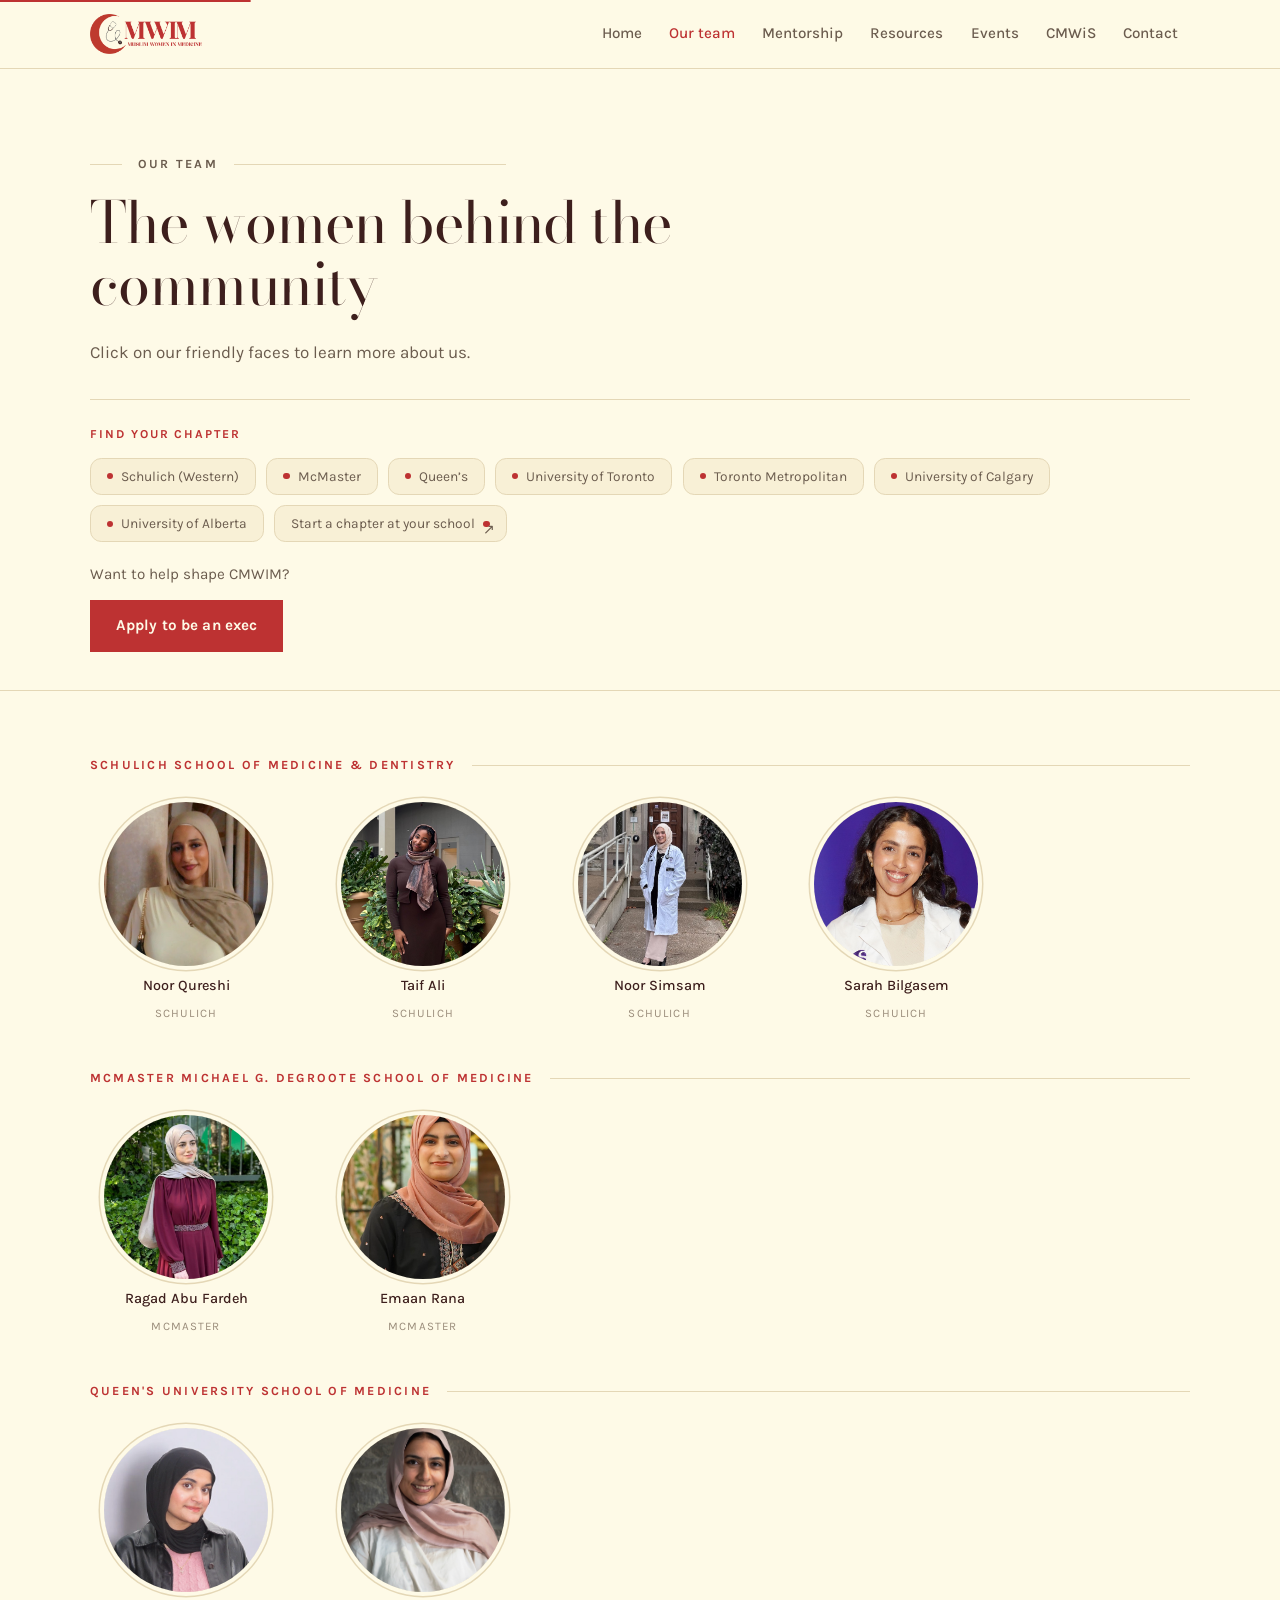
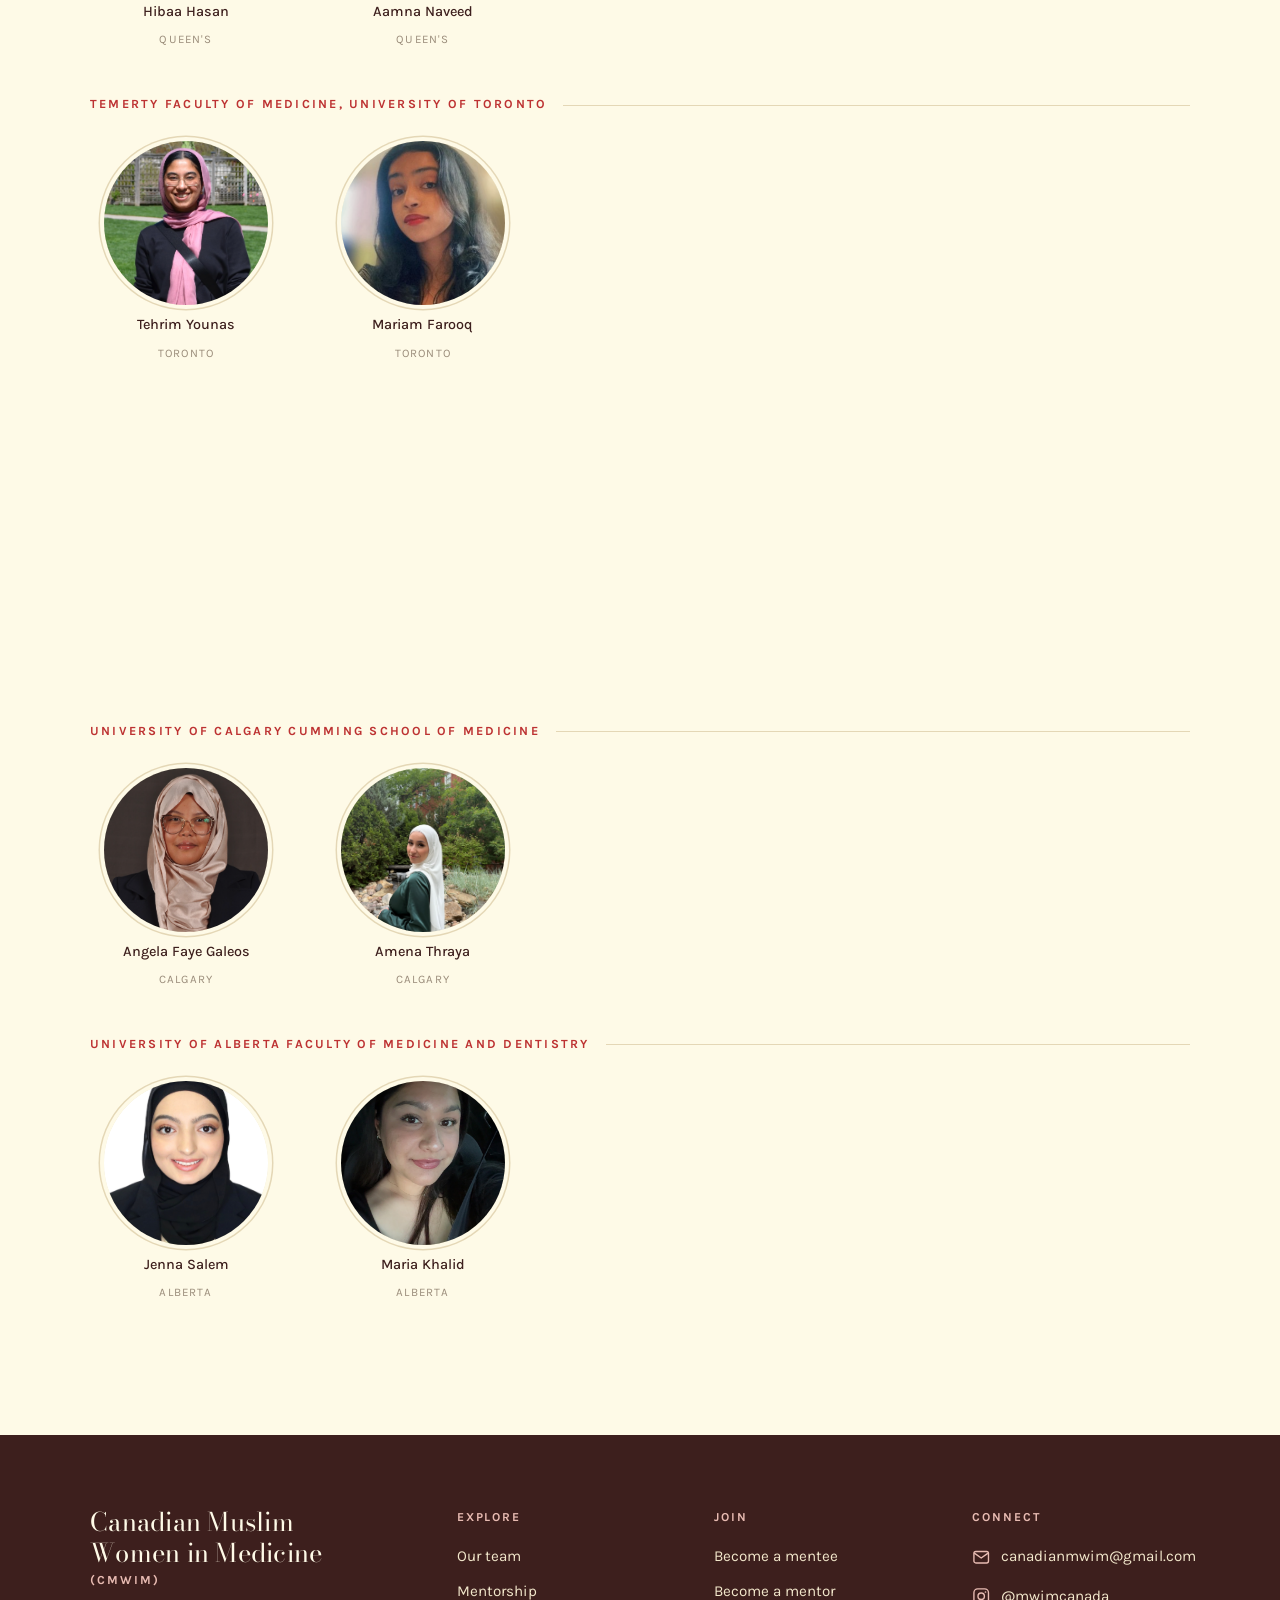
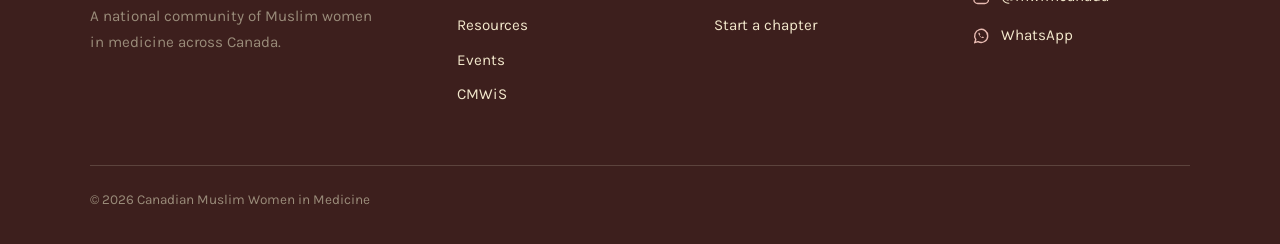
<file: team.html>
<!DOCTYPE html>
<html lang="en">
<head>
<meta charset="utf-8">
<meta name="viewport" content="width=device-width, initial-scale=1">
<title>Our team | CMWIM</title>
<meta name="description" content="The co-founders and chapter leads of the Canadian Muslim Women in Medicine community, across seven medical schools.">
<link rel="canonical" href="https://cmwim.org/team.html">
<meta property="og:title" content="Our team | CMWIM">
<meta property="og:description" content="The co-founders and chapter leads of the Canadian Muslim Women in Medicine community, across seven medical schools.">
<meta property="og:type" content="website">
<meta name="theme-color" content="#BD3232">
<link rel="icon" href="assets/img/cmwim-favicon.png" type="image/png">
<link rel="preconnect" href="https://fonts.googleapis.com">
<link rel="preconnect" href="https://fonts.gstatic.com" crossorigin>
<link href="https://fonts.googleapis.com/css2?family=Bodoni+Moda:ital,opsz,wght@0,6..96,400;0,6..96,500;1,6..96,400&family=Karla:wght@400;500;700&display=swap" rel="stylesheet">
<script>document.documentElement.className+=" js";</script>
<link rel="stylesheet" href="assets/css/cmwim.css?v=20260824-3">
</head>
<body>
<a class="skip-link" href="#main">Skip to main content</a>
<div class="progress" id="progress" aria-hidden="true"></div>

<header class="site-head">
  <div class="wrap head-in">
    <a class="brand" href="index.html"><img src="assets/img/cmwim-logo-transparent.png" alt="CMWIM — Muslim Women in Medicine"></a>
    <button class="nav-toggle" type="button" aria-expanded="false" aria-controls="nav" aria-label="Menu"><span></span><span></span><span></span></button>
    <nav class="nav" id="nav" aria-label="Primary">
      <a href="index.html">Home</a>
      <a href="team.html" aria-current="page">Our team</a>
      <a href="mentorship.html">Mentorship</a>
      <a href="resources.html">Resources</a>
      <a href="events.html">Events</a>
      <a href="cmwis.html">CMWiS</a>
      <a href="contact.html">Contact</a>
    </nav>
  </div>
</header>

<main id="main">

  <section class="page-head">
    <div class="wrap">
      <p class="kicker hairline" data-reveal>Our team</p>
      <h1 data-reveal style="--d:70ms">The women behind the community</h1>
      <p data-reveal style="--d:140ms">Click on our friendly faces to learn more about us.</p>
      <div class="team-directory" data-reveal style="--d:210ms">
        <div class="team-directory-label">Find your chapter</div>
        <nav class="chapter-jumps" aria-label="Jump to a school chapter">
          <a href="#schulich"><span></span>Schulich (Western)</a>
          <a href="#mcmaster"><span></span>McMaster</a>
          <a href="#queens"><span></span>Queen&rsquo;s</a>
          <a href="#toronto"><span></span>University of Toronto</a>
          <a href="#tmu"><span></span>Toronto Metropolitan</a>
          <a href="#calgary"><span></span>University of Calgary</a>
          <a href="#alberta"><span></span>University of Alberta</a>
          <a href="contact.html">Start a chapter at your school <span aria-hidden="true">&#8599;</span></a>
        </nav>
        <div class="team-directory-actions">
          <span>Want to help shape CMWIM?</span>
          <a class="act" href="https://forms.gle/JXuZpXTwaWxf7XnY7" target="_blank" rel="noopener">Apply to be an exec</a>
        </div>
      </div>
    </div>
  </section>

  <section class="band" style="padding-top:1rem">
    <div class="wrap">
    <div class="roster" id="schulich" data-reveal>
      <div class="roster-label"><span>Schulich School of Medicine &amp; Dentistry</span></div>
      <div class="faces">
        <button class="face" type="button" aria-expanded="false" aria-controls="bio-0"
                data-name="Noor Qureshi" data-role="CMWIM Co-founder" data-meta="Schulich School of Medicine &amp; Dentistry, Class of 2028, nqureshi2028@meds.uwo.ca" data-bio="I completed my Bachelor’s in Genetics and Master’s in Global Health, where I developed a strong interest in representation in healthcare and how seeing yourself reflected in the spaces you aspire to enter can shape opportunity and belonging.&#10;&#10;My global health work has taken me to Kenya, where I evaluated health infrastructure across urban and remote regions, and Uganda, where I worked with fisherfolk, rural communities, and pediatric populations to assess HIV outcomes and barriers to treatment access.&#10;&#10;Beyond academics, I am the founder of She Can Play Too, a diversity-focused volleyball program endorsed by the Ontario Volleyball Association and Boys and Girls Club that helps young girls from underrepresented backgrounds access competitive sports.&#10;&#10;I am passionate about advancing women’s representation and creating inclusive spaces where Muslim women can thrive in medicine and beyond. Please feel free to connect with me!">
          <img src="assets/img/team/noorq_western.png" alt="Noor Qureshi" width="120" height="120" loading="lazy">
          <b>Noor Qureshi</b><i>Schulich</i>
        </button>
        <button class="face" type="button" aria-expanded="false" aria-controls="bio-0"
                data-name="Taif Ali" data-role="CMWIM Co-founder" data-meta="Schulich School of Medicine &amp; Dentistry, Class of 2028, tali2028@meds.uwo.ca" data-bio="While completing my Bachelor's of Medical Sciences at Western, I was extensively involved in creating interdisciplinary research spaces through seminars and conferences that provided underrepresented communities opportunities to gain research experience and mentorship. I have also been actively involved in piloting First Lego League programs in Brant County that mentors young underserved students to help them explore opportunities in science and technology. Through this work, I've seen firsthand how mentorship can open doors and inspire confidence. I value being an active member of my Muslim community, volunteering with local youth programs for sisters where I mentor those interested in STEM, organize workshops, and foster a sense of sisterhood and connection. My commitment to community engagement and mentorship continues to shape my journey and I'm so excited to bring that passion into representing and uplifting Muslim women in medicine. Always happy to connect!">
          <img src="assets/img/team/taifa_western.jpg" alt="Taif Ali" width="92" height="92" loading="lazy">
          <b>Taif Ali</b><i>Schulich</i>
        </button>
        <button class="face" type="button" aria-expanded="false" aria-controls="bio-0"
            data-name="Noor Simsam" data-role="CMWIM Co-founder" data-meta="Schulich School of Medicine &amp; Dentistry, Class of 2029, &lt;a href='https://noorsimsam.com/' target='_blank' rel='noopener'&gt;noorsimsam.com&lt;/a&gt;" data-bio="I’m a Syrian-Canadian medical student working at the intersection of &lt;a href='https://pubmed.ncbi.nlm.nih.gov/40023760/' target='_blank' rel='noopener'&gt;equity&lt;/a&gt; and innovation. I'm drawn to how &lt;a href='https://www.appropedia.org/User:Nsimsam' target='_blank' rel='noopener'&gt;biomedical engineering&lt;/a&gt;, &lt;a href='https://github.com/nsimsam' target='_blank' rel='noopener'&gt;AI, and informatics&lt;/a&gt; can improve care in underserved settings and for historically marginalized communities through open-source medicine. I completed an MSc at McMaster University, an Honours BHSc at Western University, and a fellowship at the &lt;a href='https://forms.ihi.org/hubfs/2024-2025%20IHI%20Fellowship%20Class%206%20Yearbook.pdf' target='_blank' rel='noopener'&gt;Institute for Healthcare Improvement&lt;/a&gt;. Within the Muslim London community, I have advocated for &lt;a href='https://theplatform.ca/redefining-leadership-with-noor-simsam/' target='_blank' rel='noopener'&gt;racialized immigrants and Syrian refugees&lt;/a&gt; by helping address fundamental access needs. This work has been recognized by multiple Leadership and Community Service Awards from the Muslim Association of Canada and the Canadian Federation of Medical Students, as well as the UWO Award in Medicine. These experiences guide how I serve as a CMWIM co-founder and support Muslim women in having access to the resources and opportunities they need to thrive.">
          <img src="assets/img/team/noors_western.jpg" alt="Noor Simsam" width="92" height="92" loading="lazy">
          <b>Noor Simsam</b><i>Schulich</i>
        </button>
        <button class="face" type="button" aria-expanded="false" aria-controls="bio-0"
                data-name="Sarah Bilgasem" data-role="CMWIM Graphic Design Lead" data-meta="Schulich School of Medicine &amp; Dentistry, Class of 2028" data-bio="Hi, I'm Sarah, and I'm from Northern Ontario. I completed my Bachelor's in Engineering and Master of Health Science focused on health equity and sustainability, which sparked my interest in the barriers patients face when accessing care in rural and northern regions. This grew into a passion for supporting patients who travel long distances for healthcare and finding ways to make our system more equitable. I love connecting with other Muslim women in medicine to build community, share experiences, and support one another through our journeys. Outside of school, I enjoy being outdoors and capturing moments with friends and family through photography!">
          <img src="assets/img/team/sarahb_western.jpg" alt="Sarah Bilgasem" width="92" height="92" loading="lazy">
          <b>Sarah Bilgasem</b><i>Schulich</i>
        </button>
      </div>
      <div class="bio" id="bio-0" hidden>
        <div class="bio-in">
          <div style="flex-grow:1">
            <h3></h3><div class="role"></div><p></p>
          </div>
          <button class="bio-close" type="button">Close</button>
        </div>
      </div>
    </div>
    <div class="roster" id="mcmaster" data-reveal>
      <div class="roster-label"><span>McMaster Michael G. DeGroote School of Medicine</span></div>
      <div class="faces">
        <button class="face" type="button" aria-expanded="false" aria-controls="bio-1"
                    data-name="Ragad Abu Fardeh" data-role="CMWIM McMaster Chapter Lead" data-meta="McMaster Michael G. DeGroote School of Medicine, Class of 2027" data-bio="I completed my Honours Bachelor's of Health Sciences at McMaster University, where I was involved in the establishment of various mentorship and community engagement programs. As a first generation immigrant, I am most passionate about advocating for newcomers and racialized individuals in healthcare settings. Outside of academics, I enjoy embroidery, photography, and watching true crime documentaries.">
                  <img src="assets/img/team/ragad_mcmaster.png" alt="Ragad Abu Fardeh" width="120" height="120" loading="lazy">
          <b>Ragad Abu Fardeh</b><i>McMaster</i>
        </button>
        <button class="face" type="button" aria-expanded="false" aria-controls="bio-1"
                data-name="Emaan Rana" data-role="CMWIM McMaster Chapter Lead" data-meta="McMaster Michael G. DeGroote School of Medicine, Class of 2028" data-bio="I completed my Bachelor of Medical Sciences at Western with a focus in pathology and a passion for equity in healthcare and education. Through my leadership as Co-President of Women in Science and Vice President of Relations of the Undergraduate Pathology Alliance at Western, I've advocated for mentorship and representation for underrepresented students in STEM. I'm committed to creating inclusive spaces where Muslim women can thrive in medicine, and I'm excited to connect with others who share this vision!">
          <img src="assets/img/team/emaan_mcmaster.png" alt="Emaan Rana" width="120" height="120" loading="lazy">
          <b>Emaan Rana</b><i>McMaster</i>
        </button>
      </div>
      <div class="bio" id="bio-1" hidden>
        <div class="bio-in">
          <div style="flex-grow:1">
            <h3></h3><div class="role"></div><p></p>
          </div>
          <button class="bio-close" type="button">Close</button>
        </div>
      </div>
    </div>
    <div class="roster" id="queens" data-reveal>
      <div class="roster-label"><span>Queen's University School of Medicine</span></div>
      <div class="faces">
        <button class="face" type="button" aria-expanded="false" aria-controls="bio-2"
                data-name="Hibaa Hasan" data-role="CMWIM Queen's Chapter Lead" data-meta="Queen's University School of Medicine, Class of 2028" data-bio="I did my undergrad in Psychology and Neuroscience at McMaster, and am from Mississauga. In my free time, I enjoy reading, trying new coffee shops, and playing pickleball. I'm passionate about mentorship and building a strong Muslim community within medicine, which is why I joined CMWIM!">
          <img src="assets/img/team/hibaa_queens.png" alt="Hibaa Hasan" width="120" height="120" loading="lazy">
          <b>Hibaa Hasan</b><i>Queen's</i>
        </button>
        <button class="face" type="button" aria-expanded="false" aria-controls="bio-2"
                data-name="Aamna Naveed" data-role="CMWIM Queen's Chapter Lead" data-meta="Queen's University School of Medicine, Class of 2029" data-bio="My name is Aamna, and I'm truly excited to work with and represent this inspiring community of Muslim women in medicine. I'm passionate about creative thinking and can't wait to explore with all of you how we can harness it to make a meaningful impact in our community. Outside of medicine, you'll often find me painting, it's one of my favourite ways to unwind and express myself.">
          <img src="assets/img/team/amana_queens.png" alt="Aamna Naveed" width="120" height="120" loading="lazy">
          <b>Aamna Naveed</b><i>Queen's</i>
        </button>
      </div>
      <div class="bio" id="bio-2" hidden>
        <div class="bio-in">
          <div style="flex-grow:1">
            <h3></h3><div class="role"></div><p></p>
          </div>
          <button class="bio-close" type="button">Close</button>
        </div>
      </div>
    </div>
    <div class="roster" id="toronto" data-reveal>
      <div class="roster-label"><span>Temerty Faculty of Medicine, University of Toronto</span></div>
      <div class="faces">
        <button class="face" type="button" aria-expanded="false" aria-controls="bio-3"
                data-name="Tehrim Younas" data-role="CMWIM UofT's Chapter Lead" data-meta="Temerty Faculty of Medicine, University of Toronto, tehrim.younas@mail.utoronto.ca" data-bio="Studying Health Sciences at McMaster University was an integral part of my education. In addition to completing science base courses, I learnt crucial soft skills such as an inquiry-based mindset, the importance of active listening and person-centred communication. These lessons have been pivotal in how I approach my personal and professional life, particularly my work at the Credit Valley Family Health Team. I believe that human connection is at the core of all good work and hope to use my strengths as a catalyst for building a strong community of Canadian Muslim Women in Canada.">
          <img src="assets/img/team/tehrim_uoft.png" alt="Tehrim Younas" width="120" height="120" loading="lazy">
          <b>Tehrim Younas</b><i>Toronto</i>
        </button>
        <button class="face" type="button" aria-expanded="false" aria-controls="bio-3"
                data-name="Mariam Farooq" data-role="CMWIM UofT's Chapter Lead" data-meta="Temerty Faculty of Medicine, University of Toronto" data-bio="Hello! My name is Mariam Farooq. I completed my Bachelor's in Health Studies at Queen's University and my Master of Public Health at the University of Toronto, where I developed a deep interest in equity and representation in healthcare. This led me to my current work at CAMH, where I'm involved in research exploring how climate change impacts women's health, particularly among those experiencing poverty. My passion for health equity has also inspired me to contribute to other public health projects, including leading an osteoporosis clinic initiative to improve care for racialized populations, especially women with low health literacy, and founding a student-led non-profit that offers free virtual education programs for children in rural Pakistan. These experiences have shaped my commitment to advocacy and community building. I'm so excited to be part of CMWIM and to help create more inclusive spaces in medicine where Muslim women can feel seen, supported, and empowered.">
          <img src="assets/img/team/mariam_uoft.png" alt="Mariam Farooq" width="120" height="120" loading="lazy">
          <b>Mariam Farooq</b><i>Toronto</i>
        </button>
      </div>
      <div class="bio" id="bio-3" hidden>
        <div class="bio-in">
          <div style="flex-grow:1">
            <h3></h3><div class="role"></div><p></p>
          </div>
          <button class="bio-close" type="button">Close</button>
        </div>
      </div>
    </div>
    <div class="roster" id="tmu" data-reveal>
      <div class="roster-label"><span>Toronto Metropolitan University School of Medicine</span></div>
      <div class="faces">
        <button class="face" type="button" aria-expanded="false" aria-controls="bio-4"
                data-name="Anam Biabani" data-role="CMWIM TMU's Chapter Lead" data-meta="Toronto Metropolitan University School of Medicine, Class of 2029" data-bio="Hi, I'm Anam! A South Asian muslim woman deeply curious about exploring the intersection between faith and health through my strong involvement in Islamic mental health research. Beyond my academics, I'm a passionate runner, traveller, and social media enthusiast (follow me along @medwithanam on Instagram and TikTok)!">
          <img src="assets/img/team/anam_tmu.png" alt="Anam Biabani" width="120" height="120" loading="lazy">
          <b>Anam Biabani</b><i>TMU</i>
        </button>
      </div>
      <div class="bio" id="bio-4" hidden>
        <div class="bio-in">
          <div style="flex-grow:1">
            <h3></h3><div class="role"></div><p></p>
          </div>
          <button class="bio-close" type="button">Close</button>
        </div>
      </div>
    </div>
    <div class="roster" id="calgary" data-reveal>
      <div class="roster-label"><span>University of Calgary Cumming School of Medicine</span></div>
      <div class="faces">
        <button class="face" type="button" aria-expanded="false" aria-controls="bio-5"
                data-name="Angela Faye Galeos" data-role="CMWIM University of Calgary Chapter Lead" data-meta="University of Calgary Cumming School of Medicine, Class of 2027" data-bio="I completed both a Bachelor of Nursing and Bachelor of Science before applying to medical school. Currently, I serve as the first Filipino Canadian Co-President of the MMAC Calgary Chapter, Director of Community Outreach, and Student Lead Executive of UpSurge Calgary. Through these roles, I am passionate about advancing Muslim and minority representation in medicine and surgical specialties by leading mentorship initiatives, organizing panel events, and creating meaningful opportunities for networking and professional growth.">
          <img src="assets/img/team/angela_calgary.png" alt="Angela Faye Galeos" width="120" height="120" loading="lazy">
          <b>Angela Faye Galeos</b><i>Calgary</i>
        </button>
        <button class="face" type="button" aria-expanded="false" aria-controls="bio-5"
                data-name="Amena Thraya" data-role="CMWIM University of Calgary Chapter Lead" data-meta="University of Calgary Cumming School of Medicine, Class of 2028" data-bio="Asalamu Alaykum! My name is Amena Thraya, a first year medical student at the University of Calgary! I have a bachelors degree in neuroscience and a masters degree in psychiatry from the University of Alberta. I am deeply passionate about understanding and improving mental health outcomes within diverse communities. My interest in CMWIM stems from a commitment to supporting Muslim women's professional development and recognizing the unique intersections of faith, culture, and gender that shape their experiences. Currently, I serve as an executive of the UofC MMAC chapter, Students for Arab Health Advocacy, and Women's Heart Health club, where I work to advocate for holistic, inclusive, and culturally informed approaches to health and wellbeing. Through these roles, I aim to bridge the gap between medicine and identity, empowering women, advocating for equal access and representation, and contributing to meaningful change in community.">
          <img src="assets/img/team/amena_calgary.png" alt="Amena Thraya" width="120" height="120" loading="lazy">
          <b>Amena Thraya</b><i>Calgary</i>
        </button>
      </div>
      <div class="bio" id="bio-5" hidden>
        <div class="bio-in">
          <div style="flex-grow:1">
            <h3></h3><div class="role"></div><p></p>
          </div>
          <button class="bio-close" type="button">Close</button>
        </div>
      </div>
    </div>
    <div class="roster" id="alberta" data-reveal>
      <div class="roster-label"><span>University of Alberta Faculty of Medicine and Dentistry</span></div>
      <div class="faces">
        <button class="face" type="button" aria-expanded="false" aria-controls="bio-6"
                data-name="Jenna Salem" data-role="CMWIM University of Alberta Chapter Lead" data-meta="University of Alberta Faculty of Medicine and Dentistry, Class of 2028" data-bio="Jenna Salem is a 2nd year medical student at the University of Alberta. She is co-lead of her MMAC chapter, is a women's health researcher, and plays for the Lebanese national women's ice hockey team.">
          <img src="assets/img/team/jenna_alberta.png" alt="Jenna Salem" width="120" height="120" loading="lazy">
          <b>Jenna Salem</b><i>Alberta</i>
        </button>
        <button class="face" type="button" aria-expanded="false" aria-controls="bio-6"
                data-name="Maria Khalid" data-role="CMWIM University of Alberta Chapter Lead" data-meta="University of Alberta Faculty of Medicine and Dentistry, Class of 2028" data-bio="My name is Maria and I am a second year medical student at the University of Alberta! I am really passionate about health equity and advocacy, and hope to make meaningful change while being a part of CMWIM! Outside of academics, I enjoy being active in the gym, spending time with my friends, and hanging out with my 4 sisters!">
          <img src="assets/img/team/maria_alberta.png" alt="Maria Khalid" width="120" height="120" loading="lazy">
          <b>Maria Khalid</b><i>Alberta</i>
        </button>
      </div>
      <div class="bio" id="bio-6" hidden>
        <div class="bio-in">
          <div style="flex-grow:1">
            <h3></h3><div class="role"></div><p></p>
          </div>
          <button class="bio-close" type="button">Close</button>
        </div>
      </div>
    </div>
    </div>
  </section>

</main>

<footer class="site-foot">
  <div class="wrap">
    <div class="foot-grid">
      <div>
        <a class="brand" href="index.html"><b>Canadian Muslim Women in Medicine <span>(CMWIM)</span></b></a>
        <p style="margin-top:1rem; max-width:32ch; color:#9A8C7A">A national community of Muslim women in medicine across Canada.</p>
      </div>
      <div><h4>Explore</h4><ul><li><a href="team.html">Our team</a></li><li><a href="mentorship.html">Mentorship</a></li><li><a href="resources.html">Resources</a></li><li><a href="events.html">Events</a></li><li><a href="cmwis.html">CMWiS</a></li></ul></div>
      <div><h4>Join</h4><ul><li><a href="https://forms.gle/aQHRMRW82mnWYqWG6" target="_blank" rel="noopener">Become a mentee</a></li><li><a href="https://forms.gle/qX7zPNKetVhHAFiw7" target="_blank" rel="noopener">Become a mentor</a></li><li><a href="contact.html">Start a chapter</a></li></ul></div>
      <div><h4>Connect</h4><ul class="social-links"><li><a href="mailto:canadianmwim@gmail.com"><svg aria-hidden="true"><use href="assets/img/social-icons.svg#email"></use></svg><span>canadianmwim@gmail.com</span></a></li><li><a href="https://www.instagram.com/mwimcanada/" target="_blank" rel="noopener"><svg aria-hidden="true"><use href="assets/img/social-icons.svg#instagram"></use></svg><span>@mwimcanada</span></a></li><li><a href="https://chat.whatsapp.com/C3Dkhe9xL327rBzmsGxE6L" target="_blank" rel="noopener"><svg aria-hidden="true"><use href="assets/img/social-icons.svg#whatsapp"></use></svg><span>WhatsApp</span></a></li></ul></div>
    </div>
    <div class="foot-end"><span>&copy; 2026 Canadian Muslim Women in Medicine</span></div>
  </div>
</footer>

<script src="assets/js/site.js"></script>
</body>
</html>
</file>
<file: assets/css/cmwim.css>
/* ==========================================================================
   CMWIM — Canadian Muslim Women in Medicine
   Brand: cream #FEFAE7 / red #BD3232 / warm ink #3D1F1D, sampled from the logo.
   Display face is Kelin Eator (commercial, self-hosted once licensed);
   Bodoni Moda stands in until the .woff2 files land.
   ========================================================================== */

/* Drop the licensed files in assets/fonts/ and this starts working.
@font-face {
  font-family: "Kelin Eator";
  src: url("../fonts/KelinEator.woff2") format("woff2");
  font-weight: 400; font-display: swap;
}
*/

:root {
  --cream:      #FEFAE7;
  --cream-deep: #F8F0D6;
  --cream-warm: #F3E8CC;
  --red:        #BD3232;
  --red-dark:   #98262A;
  --red-soft:   #E8BBB2;
  --ink:        #3D1F1D;
  --ink-mid:    #6B5C4E;
  --ink-soft:   #9A8C7A;
  --line:       #E4D7B6;

  --display: "Kelin Eator", "Bodoni Moda", Didot, "Playfair Display", Georgia, serif;
  --body: "Karla", -apple-system, BlinkMacSystemFont, "Segoe UI", sans-serif;

  --wrap: 1180px;
  --ease: cubic-bezier(.22,.68,.32,1);
}

*, *::before, *::after { box-sizing: border-box; }

html { -webkit-text-size-adjust: 100%; overflow-x: hidden; scroll-behavior: smooth; }
@media (prefers-reduced-motion: reduce) {
  html { scroll-behavior: auto; }
  *, *::before, *::after { animation-duration: .01ms !important; transition-duration: .01ms !important; }
}

body {
  margin: 0;
  background: var(--cream);
  color: var(--ink);
  font-family: var(--body);
  font-size: 1.0625rem;
  line-height: 1.7;
  -webkit-font-smoothing: antialiased;
}

h1, h2, h3 {
  font-family: var(--display);
  font-weight: 400;
  line-height: 1.08;
  letter-spacing: -.01em;
  margin: 0 0 .4em;
}
h1 { font-size: clamp(2.4rem, 5vw, 3.9rem); }
h2 { font-size: clamp(2rem, 4.2vw, 3.1rem); }
h3 { font-size: clamp(1.2rem, 2vw, 1.45rem); }

p { margin: 0 0 1.1em; }
p:last-child { margin-bottom: 0; }

a { color: var(--red); text-underline-offset: 4px; text-decoration-thickness: 1px; }

img { max-width: 100%; display: block; }

:focus-visible { outline: 3px solid var(--red); outline-offset: 3px; }

.skip-link {
  position: absolute; left: 0; top: 0; z-index: 200; transform: translateY(-120%);
  background: var(--red); color: var(--cream); padding: .8rem 1.3rem; font-weight: 700;
  text-decoration: none; border-radius: 0 0 6px 0;
}
.skip-link:focus { transform: none; }

.wrap { width: 100%; max-width: var(--wrap); margin-inline: auto; padding-inline: clamp(1.25rem, 4vw, 2.5rem); }
.wrap-tight { max-width: 780px; }

/* ---------------------------------------------------------- header ------ */

.site-head {
  position: sticky; top: 0; z-index: 90;
  background: rgba(254, 250, 231, .92);
  backdrop-filter: saturate(1.3) blur(10px);
  border-bottom: 1px solid var(--line);
}
.head-in { display: flex; align-items: center; gap: 1.1rem; min-height: 68px; }
.brand { display: flex; align-items: center; gap: .65rem; text-decoration: none; margin-right: auto; }
.site-head .brand img { display: block; width: 112px; height: auto; max-height: 40px; object-fit: contain; flex: none; }
.nav { display: flex; align-items: center; gap: .2rem; }
.nav a {
  padding: .5rem .75rem; font-size: .95rem; font-weight: 500;
  color: var(--ink-mid); text-decoration: none; transition: color .15s var(--ease);
}
.nav a:hover, .nav a[aria-current="page"] { color: var(--red); }
.nav a.act { color: var(--cream); padding: .8rem 1.4rem; margin-left: .6rem; }
.nav a.act:hover { color: var(--cream); background: var(--red-dark); }
.nav-toggle { display: none; width: 46px; height: 46px; background: none; border: 1px solid var(--line); cursor: pointer; color: var(--ink); }
.nav-toggle span { display: block; width: 20px; height: 1.5px; margin: 5px auto; background: currentColor; transition: transform .2s var(--ease), opacity .2s var(--ease); }
.nav-toggle[aria-expanded="true"] span:nth-child(1) { transform: translateY(6.5px) rotate(45deg); }
.nav-toggle[aria-expanded="true"] span:nth-child(2) { opacity: 0; }
.nav-toggle[aria-expanded="true"] span:nth-child(3) { transform: translateY(-6.5px) rotate(-45deg); }

@media (max-width: 940px) {
  .nav-toggle { display: block; }
  .nav {
    position: absolute; inset: 100% 0 auto; flex-direction: column; align-items: stretch;
    background: var(--cream); border-bottom: 1px solid var(--line);
    padding: .5rem clamp(1.25rem,4vw,2.5rem) 1.25rem;
  }
  .nav:not(.open) { display: none; }
  .nav a { padding: .85rem .25rem; font-size: 1.05rem; border-bottom: 1px solid var(--line); }
  .nav .act { margin-top: .75rem; text-align: center; }
}

/* ------------------------------------------------------------ act ------- */

.act {
  display: inline-block; padding: .8rem 1.6rem;
  background: var(--red); color: var(--cream); text-decoration: none;
  font-weight: 700; font-size: .95rem; letter-spacing: .01em;
  transition: background-color .18s var(--ease);
}
.act:hover { background: var(--red-dark); color: var(--cream); }
.act-line {
  display: inline-block; padding: .8rem 0; color: var(--ink); text-decoration: none;
  font-weight: 700; font-size: .95rem;
  border-bottom: 2px solid var(--red);
  transition: color .18s var(--ease);
}
.act-line:hover { color: var(--red); }
.band-red .act-line { color: var(--cream); border-bottom-color: var(--red-soft); }
.band-red .act-line:hover { color: #fff; }
.acts { display: flex; flex-wrap: wrap; align-items: center; gap: 1.6rem; margin-top: 2.2rem; }
.section-heading-link:link,
.section-heading-link:visited,
.section-heading-link:hover,
.section-heading-link:active { color: inherit; text-decoration: none; }
.band-red .section-heading-link:link,
.band-red .section-heading-link:visited,
.band-red .section-heading-link:hover,
.band-red .section-heading-link:active { color: var(--cream); }
.section-route { margin-top: 2rem; }
.video-embed { margin-top: clamp(1.5rem, 4vw, 2.5rem); aspect-ratio: 16 / 9; overflow: hidden; background: var(--ink); box-shadow: 0 0 0 1px var(--line); }
.video-embed iframe { width: 100%; height: 100%; border: 0; display: block; }

/* ----------------------------------------------------------- hero ------- */

.hero { padding-block: clamp(3rem, 7vw, 5.5rem) clamp(3rem, 7vw, 5rem); }
.hero-grid { display: grid; grid-template-columns: minmax(0, 1.05fr) minmax(0, .95fr); gap: clamp(2rem, 5vw, 4rem); align-items: center; }
.hero h1 { max-width: none; }
.hero h1 em { font-style: italic; color: var(--red); }
.hero-lede { font-size: clamp(1.05rem, 1.6vw, 1.2rem); color: var(--ink-mid); max-width: 42ch; margin-top: 1.4rem; }

.arc { position: relative; height: 668px; }
.arc-face {
  position: absolute; width: clamp(104px, 9vw, 122px) !important; height: clamp(104px, 9vw, 122px) !important;
  border-radius: 50%; object-fit: cover; object-position: 50% 38%;
  box-shadow: 0 0 0 4px var(--cream), 0 0 0 5.5px var(--line);
}
.js .arc-face { animation: rise .7s var(--ease) backwards; }
.arc-face:hover { box-shadow: 0 0 0 4px var(--cream), 0 0 0 5.5px var(--red); }
@keyframes rise { from { opacity: 0; transform: translateY(14px) scale(.94); } }
.arc-crescent { position: absolute; inset: 0; z-index: -1; }

@media (max-width: 940px) {
  .hero-grid { display: flex; flex-direction: column; align-items: stretch; }
  .arc {
    width: 100%; height: auto; margin-top: 1rem;
    display: grid; grid-template-columns: repeat(8, minmax(0, 1fr)); gap: .65rem;
  }
  .arc-face {
    position: static; justify-self: center;
    width: clamp(68px, 9vw, 92px) !important; height: clamp(68px, 9vw, 92px) !important;
    transform: none; transform-origin: center;
  }
}

/* ---------------------------------------------------------- bands ------- */

.band { padding-block: clamp(3.5rem, 7vw, 5.5rem); }
.band-warm { background: var(--cream-deep); border-block: 1px solid var(--line); }
.band-red { background: var(--red); color: var(--cream); }
.band-red h2 { color: var(--cream); }
.band-ink { background: var(--ink); color: var(--cream-warm); }

.kicker {
  font-size: .78rem; font-weight: 700; letter-spacing: .18em; text-transform: uppercase;
  color: var(--red); margin: 0 0 1rem;
}
.band-red .kicker, .band-ink .kicker { color: var(--red-soft); }

/* organizational partners — a continuous logo rail */
.partners-section { overflow: hidden; }
.partners-section h2 { margin-bottom: clamp(1.8rem, 4vw, 3rem); }
.partner-marquee { overflow: hidden; }
.partner-row { display: flex; width: max-content; animation: partner-scroll 28s linear infinite; }
.partner-marquee:hover .partner-row { animation-play-state: paused; }
.partner-logo {
  width: clamp(17rem, 26vw, 22rem); min-height: 11.5rem; padding: 1.8rem 2.25rem;
  display: flex; flex-direction: column; align-items: center; justify-content: center; gap: .65rem;
  color: var(--ink); text-align: center; text-decoration: none;
}
.partner-logo img { width: 100%; max-width: 12.5rem; height: 7rem; object-fit: contain; mix-blend-mode: multiply; }
.partner-logo img.partner-logo-square { width: 7.5rem; height: 7.5rem; }
.partner-logo img.partner-logo-tall { width: 7.5rem; height: 8rem; }
.partner-logo strong { font-family: var(--body); font-size: clamp(1.7rem, 3vw, 2.7rem); line-height: 1; letter-spacing: -.04em; }
.partner-logo strong i { display: block; margin-top: .45rem; font-size: .35em; font-style: normal; letter-spacing: .45em; text-transform: uppercase; }
.partner-logo span { max-width: 24ch; color: var(--ink-soft); font-size: .76rem; line-height: 1.35; text-transform: uppercase; letter-spacing: .08em; }
.partner-pending { opacity: .64; }
a.partner-logo:hover { color: var(--red); }
@keyframes partner-scroll { to { transform: translateX(-50%); } }

/* pull quote — replaces the "who we are" card */
.quote { display: grid; grid-template-columns: minmax(0, 1.15fr) minmax(0, 1fr); gap: clamp(2rem, 5vw, 4rem); align-items: start; }
.quote blockquote {
  margin: 0; font-family: var(--display); font-weight: 400;
  font-size: clamp(1.6rem, 3vw, 2.35rem); line-height: 1.22; color: var(--ink);
}
.quote blockquote span { color: var(--red); font-style: italic; }
.quote-body { color: var(--ink-mid); font-size: 1.03rem; }

/* the six offerings — a warm ruled list, not an icon-card grid */
.offer { display: grid; grid-template-columns: repeat(auto-fit, minmax(min(100%, 21rem), 1fr)); gap: 0 clamp(2rem, 5vw, 4rem); }
.offer-item { display: flex; gap: 1.1rem; padding: 1.6rem 0; border-bottom: 1px solid var(--line); }
.offer-item svg { flex: none; margin-top: .5rem; }
.offer-item h3 { margin-bottom: .25em; }
.offer-item p { color: var(--ink-mid); font-size: .97rem; margin: 0; }

/* two ways in */
.ways { display: grid; grid-template-columns: repeat(auto-fit, minmax(min(100%, 22rem), 1fr)); gap: clamp(1.25rem, 3vw, 2rem); margin-top: 2.5rem; }
.way { border: 1px solid rgba(254,250,231,.42); padding: clamp(1.75rem, 3vw, 2.5rem); }
.way h3 { color: var(--cream); font-size: clamp(1.5rem, 2.6vw, 2rem); }
.way p { color: var(--red-soft); font-size: 1rem; }
.way-solid { background: var(--cream); border-color: var(--cream); color: var(--ink); }
.way-solid li { color: var(--ink); }
.way-solid .act-line { color: var(--red); border-bottom-color: var(--red); }
.way-solid h3 { color: var(--red); }
.way-solid p { color: var(--ink-mid); }
.way ul { list-style: none; margin: 1.1rem 0 0; padding: 0; font-size: .95rem; }
.way li { padding: .45rem 0; border-top: 1px solid rgba(254,250,231,.24); }
.way-solid li { border-top-color: var(--line); }
.way .act-line { color: inherit; border-bottom-color: currentColor; margin-top: 1.2rem; }

/* chapters */
.chapters { display: flex; flex-wrap: wrap; gap: 0 2.4rem; }
.chapter { padding: .9rem 0; border-bottom: 1px solid var(--line); flex: 1 1 13rem; }
.chapter b { font-family: var(--display); font-weight: 400; font-size: 1.35rem; display: block; }
.chapter span { font-size: .82rem; color: var(--ink-soft); letter-spacing: .06em; text-transform: uppercase; }

/* events */
.event { display: grid; grid-template-columns: 11rem 1fr; gap: 1.5rem; padding: 1.6rem 0; border-bottom: 1px solid var(--line); }
.event > div:first-child { font-size: .78rem; font-weight: 700; letter-spacing: .16em; text-transform: uppercase; color: var(--red); padding-top: .35rem; }
.event h3 { margin-bottom: .2em; }
.event p { color: var(--ink-mid); font-size: .97rem; margin: 0; }
@media (max-width: 640px) { .event { grid-template-columns: 1fr; gap: .4rem; } }

/* footer */
.site-foot { background: var(--ink); color: var(--cream-warm); padding-block: clamp(3rem, 6vw, 4.5rem) 2rem; font-size: .95rem; }
.foot-grid { display: grid; gap: 2.5rem; grid-template-columns: minmax(0, 1.5fr) repeat(auto-fit, minmax(8.5rem, 1fr)); }
.site-foot h4 { font-family: var(--body); font-size: .76rem; font-weight: 700; letter-spacing: .16em; text-transform: uppercase; color: var(--red-soft); margin: 0 0 1rem; }
.site-foot ul { list-style: none; margin: 0; padding: 0; }
.site-foot li { margin-bottom: .55rem; }
.site-foot a { color: var(--cream-warm); text-decoration: none; overflow-wrap: break-word; word-break: normal; }
.site-foot a:hover { color: #fff; text-decoration: underline; }
.social-links a { display: inline-flex; align-items: center; gap: .65rem; }
.social-links svg { width: 1.15rem; height: 1.15rem; flex: none; color: var(--red-soft); }
.social-links a:hover svg { color: #fff; }
.site-foot .brand b { max-width: 18rem; font-family: var(--display); font-size: clamp(1.3rem, 2vw, 1.65rem); font-weight: 400; line-height: 1.2; letter-spacing: .01em; color: var(--cream); }
.site-foot .brand b span { display: block; margin-top: .3rem; font-family: var(--body); font-size: .48em; font-weight: 700; letter-spacing: .16em; color: var(--red-soft); }
.foot-end { margin-top: 3rem; padding-top: 1.4rem; border-top: 1px solid rgba(254,250,231,.16); display: flex; flex-wrap: wrap; gap: 1rem; justify-content: space-between; font-size: .85rem; color: var(--ink-soft); }

@media (max-width: 760px) {
  .foot-grid { grid-template-columns: repeat(2, minmax(0, 1fr)); gap: 2rem 1.5rem; }
  .foot-grid > :first-child, .foot-grid > :last-child { grid-column: 1 / -1; }
}

@media (max-width: 640px) {
  body { font-size: 1rem; line-height: 1.62; }
  .wrap { padding-inline: 1.15rem; }
  .head-in { min-height: 62px; }
  .site-head .brand img { width: 104px; max-height: 37px; }
  .nav-toggle { width: 44px; height: 44px; }
  .nav { max-height: calc(100dvh - 62px); overflow-y: auto; }

  .hero { padding-block: 2.5rem 3rem; }
  .hero-grid { gap: 1.75rem; }
  .hero h1 { font-size: clamp(2.35rem, 11vw, 3rem); }
  .hero-lede { margin-top: 1rem; }
  .hero .acts { flex-direction: column; align-items: stretch; gap: .75rem; margin-top: 1.6rem; }
  .hero .acts .act, .hero .acts .act-line { width: 100%; text-align: center; }
  .arc { grid-template-columns: repeat(4, minmax(0, 1fr)); gap: .8rem .5rem; margin-top: .25rem; }
  .arc-face { position: static; width: min(20vw, 78px) !important; height: min(20vw, 78px) !important; }

  .band { padding-block: 3rem; }
  .hairline { gap: .7rem; }
  .hairline::before { width: 1.25rem; }
  .quote { grid-template-columns: 1fr; gap: 1.5rem; }
  .ways { margin-top: 1.75rem; }
  .way { padding: 1.4rem; }
  .bio-in { flex-direction: column; }

  .foot-grid { grid-template-columns: 1fr; gap: 2rem; }
  .foot-grid > :first-child, .foot-grid > :last-child { grid-column: auto; }
  .site-foot { padding-top: 2.75rem; }
  .foot-end { margin-top: 2.25rem; }
  .social-links a { max-width: 100%; }
}

.reveal { opacity: 0; transform: translateY(16px); transition: opacity .7s var(--ease), transform .7s var(--ease); }
.reveal.on { opacity: 1; transform: none; }
@media (prefers-reduced-motion: reduce) { .reveal, .arc-face { opacity: 1; transform: none; animation: none; } }

/* ------------------------------------------------------ photography ----- */

.photo-band { position: relative; }
.photo-band img { width: 100%; height: clamp(20rem, 42vw, 34rem); object-fit: cover; object-position: 50% 34%; }
.photo-cap {
  font-size: .78rem; letter-spacing: .14em; text-transform: uppercase;
  color: var(--ink-soft); padding-top: .9rem;
}

.said { display: grid; grid-template-columns: minmax(0, 1fr) minmax(0, 1fr); gap: clamp(2rem, 5vw, 4rem); align-items: center; }
.said blockquote {
  margin: 0; font-family: var(--display); font-weight: 400;
  font-size: clamp(1.75rem, 3.4vw, 2.7rem); line-height: 1.18; color: var(--ink);
}
.said blockquote em { font-style: italic; color: var(--red); }
@media (max-width: 860px) { .said { grid-template-columns: 1fr; } }

.gallery { display: grid; grid-template-columns: repeat(auto-fit, minmax(min(100%, 18rem), 1fr)); gap: 1rem; margin-top: 2rem; }
.gallery figure { margin: 0; }
.gallery img { width: 100%; height: auto; aspect-ratio: 16 / 9; object-fit: cover; }
.gallery figcaption { font-size: .82rem; color: var(--ink-soft); padding-top: .6rem; letter-spacing: .04em; }

.pillars { display: grid; grid-template-columns: repeat(auto-fit, minmax(min(100%, 15rem), 1fr)); gap: 0 clamp(1.5rem, 3vw, 2.75rem); margin-top: 2rem; }
.pillar { padding: 1.5rem 0; border-top: 2px solid var(--red); }
.pillar h3 { margin-bottom: .35em; }
.pillar p { color: var(--ink-mid); font-size: .97rem; margin: 0; }
a.pillar { display: flex; flex-direction: column; color: var(--ink); text-decoration: none; }
a.pillar b { margin-top: 1rem; color: var(--red); font-size: .85rem; }

/* buttons that sit on the red field — .act's own red would vanish there */
.act-cream { background: var(--cream); color: var(--red); }
.act-cream:hover { background: #fff; color: var(--red-dark); }
.way .act, .way .act-cream { margin-top: 1.4rem; }
.way-solid .act { background: var(--red); color: var(--cream); }
.way-solid .act:hover { background: var(--red-dark); color: var(--cream); }

/* =========================================================== motion ===== */

/* hidden only when JS is running, so the page is never blank without it */
.js [data-reveal] {
  opacity: 0; transform: translateY(22px);
  transition: opacity .8s var(--ease), transform .8s var(--ease);
  transition-delay: var(--d, 0ms);
}
.js [data-reveal].seen { opacity: 1; transform: none; }

/* hero enters as a sequence rather than all at once */
.hero-line { display: block; overflow: hidden; }
@media (min-width: 941px) { .hero-line { white-space: nowrap; } }
.hero-line > span { display: block; }
.js .hero-line > span { transform: translateY(105%); animation: lineUp .9s var(--ease) forwards; animation-delay: var(--d, 0ms); }
@keyframes lineUp { to { transform: none; } }

.site-head { transition: box-shadow .3s var(--ease), min-height .3s var(--ease); }
.site-head.stuck { box-shadow: 0 1px 0 var(--line), 0 8px 30px rgba(61,31,29,.07); }
.site-head.stuck .head-in { min-height: 62px; }

/* buttons: the arrow moves, the button does not jump */
.act, .act-line { position: relative; }
.act-line span { display: inline-block; transition: transform .25s var(--ease); }
.act-line:hover span { transform: translateX(5px); }
.act { overflow: hidden; }
.act::after {
  content: ""; position: absolute; inset: 0; background: rgba(255,255,255,.16);
  transform: translateX(-101%); transition: transform .35s var(--ease);
}
.act:hover::after { transform: none; }

/* pillars: the rule draws itself in */
.pillar { position: relative; border-top: 2px solid var(--line); transition: border-color .3s var(--ease); }
.pillar::before {
  content: ""; position: absolute; left: 0; top: -2px; height: 2px; width: 0;
  background: var(--red); transition: width .5s var(--ease);
}
.pillar.seen::before { width: 100%; transition-delay: calc(var(--d, 0ms) + 180ms); }
.pillar h3 { transition: color .25s var(--ease); }
.pillar:hover h3 { color: var(--red); }

/* photo band: slow drift, plus a scrim so type can sit on it */
.photo-band { position: relative; overflow: hidden; }
.js .photo-band img { transform: scale(1.06); transition: transform 1.6s var(--ease); }
.js .photo-band.seen img { transform: scale(1); }
.photo-band::after {
  content: ""; position: absolute; inset: 0;
  background: linear-gradient(to top, rgba(61,31,29,.86) 0%, rgba(61,31,29,.34) 42%, rgba(61,31,29,.06) 72%);
}
.photo-say {
  position: absolute; left: 0; right: 0; bottom: 0; z-index: 2;
  padding-block: clamp(2rem, 5vw, 3.5rem);
}
.photo-say p {
  font-family: var(--display); font-size: clamp(1.5rem, 3.2vw, 2.6rem);
  line-height: 1.2; color: var(--cream); max-width: 20ch; margin: 0;
}
.photo-say p em { font-style: italic; color: #F0BDB4; }

/* chapters as a slow marquee instead of a static grid of eight boxes */
.marquee { overflow: hidden; padding-block: .5rem; -webkit-mask-image: linear-gradient(90deg, transparent, #000 8%, #000 92%, transparent); mask-image: linear-gradient(90deg, transparent, #000 8%, #000 92%, transparent); }
.marquee-row { display: flex; width: max-content; animation: slide 38s linear infinite; }
.marquee:hover .marquee-row { animation-play-state: paused; }
.marquee-row > span {
  font-family: var(--display); font-size: clamp(1.6rem, 3vw, 2.5rem);
  padding: 0 1.5rem; color: var(--ink); white-space: nowrap; opacity: .55;
  transition: opacity .3s var(--ease), color .3s var(--ease);
}
.marquee-row > span:hover { opacity: 1; color: var(--red); }
.marquee-row > i { align-self: center; width: 7px; height: 7px; border-radius: 50%; background: var(--red); opacity: .5; flex: none; }
@keyframes slide { to { transform: translateX(-50%); } }

/* gallery hover */
.gallery figure { overflow: hidden; }
.gallery img { transition: transform .7s var(--ease); }
.gallery figure:hover img { transform: scale(1.05); }

/* portraits drift gently once they have arrived */
.arc-face { transition: box-shadow .3s var(--ease), transform .4s var(--ease); }
.arc-face:hover { transform: scale(1.07); z-index: 3; }

@media (prefers-reduced-motion: reduce) {
  .js [data-reveal] { opacity: 1; transform: none; }
  .hero-line > span { transform: none; animation: none; }
  .photo-band img { transform: none; }
  .marquee-row { animation: none; }
}

/* =================================================== watermelon port ====
   Motion mechanics adapted from Watermelon Platform (MIT), translated from
   React + Framer Motion to plain CSS and JS, and recoloured to CMWIM.
   github.com/WatermelonCorp/watermelon-platform
   ======================================================================== */

:root { --wm-ease: cubic-bezier(.16, 1, .3, 1); }

/* their reveal adds a blur to the fade, which reads softer than a plain fade */
.js [data-reveal] {
  opacity: 0; transform: translateY(20px); filter: blur(4px);
  transition: opacity .85s var(--wm-ease), transform .85s var(--wm-ease), filter .85s var(--wm-ease);
  transition-delay: var(--d, 0ms);
}
.js [data-reveal].seen { opacity: 1; transform: none; filter: blur(0); }

/* scroll progress, spring-smoothed in JS */
.progress {
  position: fixed; top: 0; left: 0; height: 2px; width: 100%;
  transform: scaleX(0); transform-origin: 0 50%;
  background: var(--red); z-index: 200; pointer-events: none;
}

/* hero atmosphere: dot grid, warm glow, technical frame */
.hero { position: relative; overflow: hidden; }
.hero-dots {
  position: absolute; inset: 0; pointer-events: none;
  background-image: radial-gradient(circle at center, rgba(61,31,29,.16) 1px, transparent 1px);
  background-size: 24px 24px;
  -webkit-mask-image: radial-gradient(ellipse 70% 60% at 40% 45%, #000 10%, transparent 75%);
  mask-image: radial-gradient(ellipse 70% 60% at 40% 45%, #000 10%, transparent 75%);
}
.hero-glow {
  position: absolute; top: 42%; left: 30%; width: 640px; height: 420px;
  transform: translate(-50%, -50%); pointer-events: none; border-radius: 50%;
  background: radial-gradient(ellipse at center, rgba(189,50,50,.10) 0%, rgba(189,50,50,.04) 42%, transparent 70%);
  animation: glowIn 1.5s var(--wm-ease) both .3s;
}
@keyframes glowIn { from { opacity: 0; transform: translate(-50%,-50%) scale(.8); } }

.hero-frame { position: absolute; inset: 0; pointer-events: none; }
.hero-frame i { position: absolute; background: var(--line); }
.hero-frame .h { left: 0; right: 0; height: 1px; }
.hero-frame .v { top: 0; bottom: 0; width: 1px; }
.hero-frame .x { width: 13px; height: 13px; background: none; }
.hero-frame .x::before, .hero-frame .x::after { content: ""; position: absolute; background: var(--red); opacity: .55; }
.hero-frame .x::before { left: 0; right: 0; top: 50%; height: 1px; }
.hero-frame .x::after  { top: 0; bottom: 0; left: 50%; width: 1px; }
@media (max-width: 1100px) { .hero-frame { display: none; } }

/* the tagline highlight walks across the three words */
.tagline { display: inline-flex; gap: .55rem; align-items: center; }
.tagline b {
  font-weight: 700; color: var(--ink-soft);
  transition: color .45s var(--wm-ease), filter .45s var(--wm-ease), transform .45s var(--wm-ease);
}
.tagline b.lit { color: var(--red); transform: translateY(-1px); }
.tagline i { width: 3px; height: 3px; border-radius: 50%; background: var(--ink-soft); opacity: .6; }

/* their press state and diagonal arrow */
.act:active, .act-line:active { transform: scale(.97); }
.act, .act-line { transition: transform .15s var(--wm-ease), background-color .18s var(--ease), color .18s var(--ease); }
.act-line:hover span { transform: translate(4px, -3px); }

/* label between hairlines */
.hairline { display: flex; align-items: center; gap: 1rem; }
.hairline::before, .hairline::after { content: ""; height: 1px; background: var(--line); }
.hairline::before { width: 2rem; flex: none; }
.hairline::after { flex: 1; }

/* portraits raise above their neighbours on hover */
.arc-face:hover { transform: scale(1.06); z-index: 20; box-shadow: 0 0 0 4px var(--cream), 0 0 0 5.5px var(--red), 0 14px 34px rgba(61,31,29,.2); }

@media (prefers-reduced-motion: reduce) {
  .hero-glow, .progress { animation: none; }
  .js [data-reveal] { filter: none; }
}

/* ============================================================= team ===== */

.page-head { padding-block: clamp(2.5rem, 6vw, 4.5rem) clamp(1.5rem, 3vw, 2.5rem); border-bottom: 1px solid var(--line); }
.page-head h1 { font-size: clamp(2.2rem, 5vw, 3.6rem); max-width: 18ch; }
.page-head p { color: var(--ink-mid); max-width: 52ch; margin-top: .8rem; }

.team-directory { margin-top: 2rem; padding-top: 1.5rem; border-top: 1px solid var(--line); }
.team-directory-label {
  margin-bottom: .8rem; color: var(--red); font-size: .76rem; font-weight: 700;
  letter-spacing: .16em; text-transform: uppercase;
}
.chapter-jumps { display: flex; flex-wrap: wrap; gap: .65rem; }
.chapter-jumps a {
  display: inline-flex; align-items: center; gap: .5rem; padding: .58rem 1rem;
  border: 1px solid var(--line); border-radius: .7rem;
  background: var(--cream-deep); color: var(--ink-mid);
  font-size: .86rem; line-height: 1.2; text-decoration: none;
  transition: background-color .18s var(--ease), border-color .18s var(--ease), transform .18s var(--ease);
}
.chapter-jumps a span { width: .38rem; height: .38rem; flex: none; border-radius: 50%; background: var(--red); }
.chapter-jumps a:hover { background: var(--cream-warm); border-color: var(--red-soft); color: var(--ink); transform: translateY(-1px); }
.chapter-jumps a.chapter-start { background: var(--red); border-color: var(--red); color: var(--cream); font-weight: 700; }
.chapter-jumps a.chapter-start span { width: auto; height: auto; border-radius: 0; background: none; transition: transform .18s var(--ease); }
.chapter-jumps a.chapter-start:hover { background: var(--red-dark); border-color: var(--red-dark); }
.chapter-jumps a.chapter-start:hover span { transform: translate(3px, -2px); }
.team-directory-actions { display: flex; flex-direction: column; align-items: flex-start; gap: .75rem; margin-top: 1.25rem; }
.team-directory-actions > span { color: var(--ink-mid); font-size: .95rem; }
.team-directory-actions .act { text-align: center; }

.roster { padding-block: clamp(2rem, 4vw, 3rem); scroll-margin-top: 5.5rem; }
.roster + .roster { padding-top: 0; }
.roster-label { display: flex; align-items: center; gap: 1rem; margin-bottom: 1.6rem; }
.roster-label span { font-size: .78rem; font-weight: 700; letter-spacing: .18em; text-transform: uppercase; color: var(--red); }
.roster-label::after { content: ""; flex: 1; height: 1px; background: var(--line); }

.faces { display: flex; flex-wrap: wrap; gap: clamp(1.75rem, 3.5vw, 3rem); }
.face {
  appearance: none; background: none; border: 0; padding: 0; cursor: pointer;
  display: flex; flex-direction: column; align-items: center; gap: .7rem;
  width: 12rem; font-family: inherit; color: inherit;
}
.face img {
  width: 164px; height: 164px; border-radius: 50%; object-fit: cover; object-position: 50% 38%;
  box-shadow: 0 0 0 4px var(--cream), 0 0 0 5.5px var(--line);
  transition: box-shadow .28s var(--wm-ease), transform .28s var(--wm-ease);
}
.face img[src*="amena_calgary"], .arc-face[src*="amena_calgary"] { object-position: 50% 32%; }
.face img[src*="taifa_western"], .arc-face[src*="taifa_western"] { object-position: 50% 25%; }
.face:hover img { transform: scale(1.05); box-shadow: 0 0 0 4px var(--cream), 0 0 0 5.5px var(--red); }
.face[aria-expanded="true"] img { box-shadow: 0 0 0 4px var(--cream), 0 0 0 6px var(--red); transform: scale(1.05); }
.face b { font-weight: 500; font-size: .9rem; line-height: 1.25; text-align: center; }
.face i { font-style: normal; font-size: .72rem; letter-spacing: .1em; text-transform: uppercase; color: var(--ink-soft); }
@media (max-width: 500px) {
  .chapter-jumps { gap: .5rem; }
  .chapter-jumps a { flex: 1 1 calc(50% - .5rem); padding: .55rem .7rem; }
  .chapter-jumps a.chapter-start { flex-basis: 100%; }
  .team-directory-actions { flex-direction: column; }
  .team-directory-actions > span { width: 100%; }
  .team-directory-actions .act { width: 100%; }
  .faces { gap: 1.5rem .75rem; justify-content: space-between; }
  .face { width: calc(50% - .5rem); }
  .face img { width: 142px; height: 142px; }
}

.bio {
  overflow: hidden; max-height: 0;
  transition: max-height .5s var(--wm-ease), opacity .35s var(--wm-ease), margin .5s var(--wm-ease);
  opacity: 0; margin-top: 0;
}
.bio.open { max-height: 80rem; opacity: 1; margin-top: 1.6rem; }
.bio-in { display: flex; gap: 1.25rem; background: var(--cream-deep); border-left: 4px solid var(--red); padding: clamp(1.25rem, 3vw, 1.9rem); }
.bio-in h3 { margin-bottom: .15em; font-size: clamp(1.25rem, 2.4vw, 1.6rem); }
.bio-in .role { font-size: .78rem; font-weight: 700; letter-spacing: .14em; text-transform: uppercase; color: var(--red); }
.bio-in p { color: var(--ink-mid); margin: .8rem 0 0; font-size: 1rem; white-space: pre-line; }
.bio-close {
  appearance: none; background: none; border: 1px solid var(--line); color: var(--ink-mid);
  font-family: inherit; font-size: .8rem; padding: .4rem .8rem; cursor: pointer; align-self: flex-start;
}
.bio-close:hover { border-color: var(--red); color: var(--red); }

/* =========================================================== events ===== */

.archive { display: grid; grid-template-columns: 15rem 1fr; gap: clamp(1.5rem, 4vw, 2.5rem); padding: clamp(1.5rem, 3vw, 2.25rem) 0; border-bottom: 1px solid var(--line); align-items: start; }
.archive img { width: 100%; aspect-ratio: 4 / 3; object-fit: cover; }
.archive img.event-natural { aspect-ratio: auto; object-fit: contain; }
.archive h3 { margin-bottom: .2em; }
.archive p { color: var(--ink-mid); font-size: .97rem; margin: 0; }
.archive .meta { font-size: .76rem; font-weight: 700; letter-spacing: .14em; text-transform: uppercase; color: var(--red); margin-bottom: .5rem; }
.archive-text { grid-template-columns: 1fr; padding-left: clamp(0rem, 3vw, 2.5rem); }
.archive-text > div { max-width: 58rem; }
@media (max-width: 720px) { .archive { grid-template-columns: 1fr; } }

.initiative { border-top: 2px solid var(--red); padding-top: 1.2rem; }
.initiative h3 { margin-bottom: .25em; }
.initiative p { color: var(--ink-mid); font-size: .95rem; margin: 0; }

/* ======================================================== resources ===== */

.resource-grid { display: grid; grid-template-columns: repeat(2, minmax(0, 1fr)); margin-top: 2rem; border-top: 1px solid var(--line); border-left: 1px solid var(--line); }
.resource-card { min-height: 18rem; padding: clamp(1.5rem, 4vw, 2.5rem); display: flex; flex-direction: column; color: var(--ink); text-decoration: none; border-right: 1px solid var(--line); border-bottom: 1px solid var(--line); transition: background-color .25s var(--ease); }
.resource-card:hover { background: var(--cream-deep); color: var(--ink); }
.resource-card > span { color: var(--red); font-size: .75rem; font-weight: 700; letter-spacing: .16em; }
.resource-card h2 { margin-top: auto; font-size: clamp(1.65rem, 3vw, 2.35rem); }
.resource-card p { max-width: 42ch; color: var(--ink-mid); font-size: .96rem; }
.resource-card b { color: var(--red); font-size: .9rem; }
@media (max-width: 700px) { .resource-grid { grid-template-columns: 1fr; } .resource-card { min-height: 15rem; } }
.resource-feature { margin-top: 2rem; padding: clamp(1.5rem, 4vw, 2.5rem); display: flex; align-items: flex-end; justify-content: space-between; gap: 2rem; color: var(--ink); text-decoration: none; background: var(--cream); border-left: 4px solid var(--red); transition: transform .25s var(--ease), box-shadow .25s var(--ease); }
.resource-feature:hover { color: var(--ink); transform: translateY(-3px); box-shadow: 0 16px 35px rgba(61,31,29,.09); }
.resource-feature > div > span { color: var(--red); font-size: .75rem; font-weight: 700; letter-spacing: .16em; text-transform: uppercase; }
.resource-feature h2 { margin-top: .7rem; font-size: clamp(1.65rem, 3vw, 2.45rem); }
.resource-feature p { color: var(--ink-mid); margin: 0; }
.resource-feature > b { flex: none; color: var(--red); font-size: .9rem; }
.resource-feature + .resource-feature { margin-top: 1.25rem; }
@media (max-width: 640px) { .resource-feature { align-items: flex-start; flex-direction: column; } }

/* ====================================================== mentorship ===== */

.accordion { margin-top: 2rem; }
.accordion-item { border: 1px solid var(--line); background: var(--cream); }
.accordion-item h3 { margin: 0; }
.accordion-trigger { width: 100%; min-height: 5.5rem; padding: 1.35rem clamp(1.25rem, 3vw, 2rem); display: flex; align-items: center; justify-content: space-between; gap: 1.5rem; appearance: none; border: 0; background: transparent; color: var(--ink); cursor: pointer; text-align: left; font: inherit; }
.accordion-trigger span { font-family: var(--display); font-size: clamp(1.3rem, 2.5vw, 1.75rem); }
.accordion-trigger i { position: relative; width: 1.4rem; height: 1.4rem; flex: none; }
.accordion-trigger i::before, .accordion-trigger i::after { content: ""; position: absolute; left: 0; top: 50%; width: 100%; height: 1.5px; background: var(--red); transition: transform .25s var(--ease); }
.accordion-trigger i::after { transform: rotate(90deg); }
.accordion-trigger:hover, .accordion-item.is-open .accordion-trigger { color: var(--red); background: var(--cream-deep); }
.accordion-item.is-open .accordion-trigger { border-bottom: 1px solid var(--line); }
.accordion-item.is-open .accordion-trigger i::after { transform: rotate(0); }
.accordion-panel { display: grid; grid-template-rows: 0fr; transition: grid-template-rows .4s var(--ease); }
.accordion-item.is-open .accordion-panel { grid-template-rows: 1fr; }
.accordion-panel > .template-body { overflow: hidden; }
.template-body { max-width: 58rem; padding: 0 clamp(1.5rem, 4vw, 2.75rem); margin: 0; border-left: 4px solid transparent; }
.accordion-item.is-open .template-body { padding-block: clamp(1.5rem, 4vw, 2.75rem); border-left-color: var(--red); }
.template-body p { color: var(--ink-mid); }
.template-body mark { padding: .05em .3em; background: var(--cream-warm); color: var(--red-dark); border-bottom: 1px solid var(--red-soft); }
.template-body a { overflow-wrap: anywhere; }

/* ========================================================== contact ===== */

.reach { display: flex; align-items: center; gap: 1.1rem; padding: 1.3rem 0; border-bottom: 1px solid var(--line); text-decoration: none; color: var(--ink); transition: padding-left .25s var(--wm-ease); }
.reach:hover { padding-left: .6rem; }
.reach svg { flex: none; color: var(--red); }
.reach b { display: block; font-size: 1.05rem; font-weight: 500; }
.reach span { font-size: .92rem; color: var(--ink-soft); }
.reach em { margin-left: auto; font-style: normal; color: var(--red); }

@media (max-width: 640px) {
  .bio-in { flex-direction: column; }
  .reach { align-items: flex-start; }
  .reach > span { min-width: 0; overflow-wrap: anywhere; }
  .reach em { margin-left: 0; }
}
</file>
